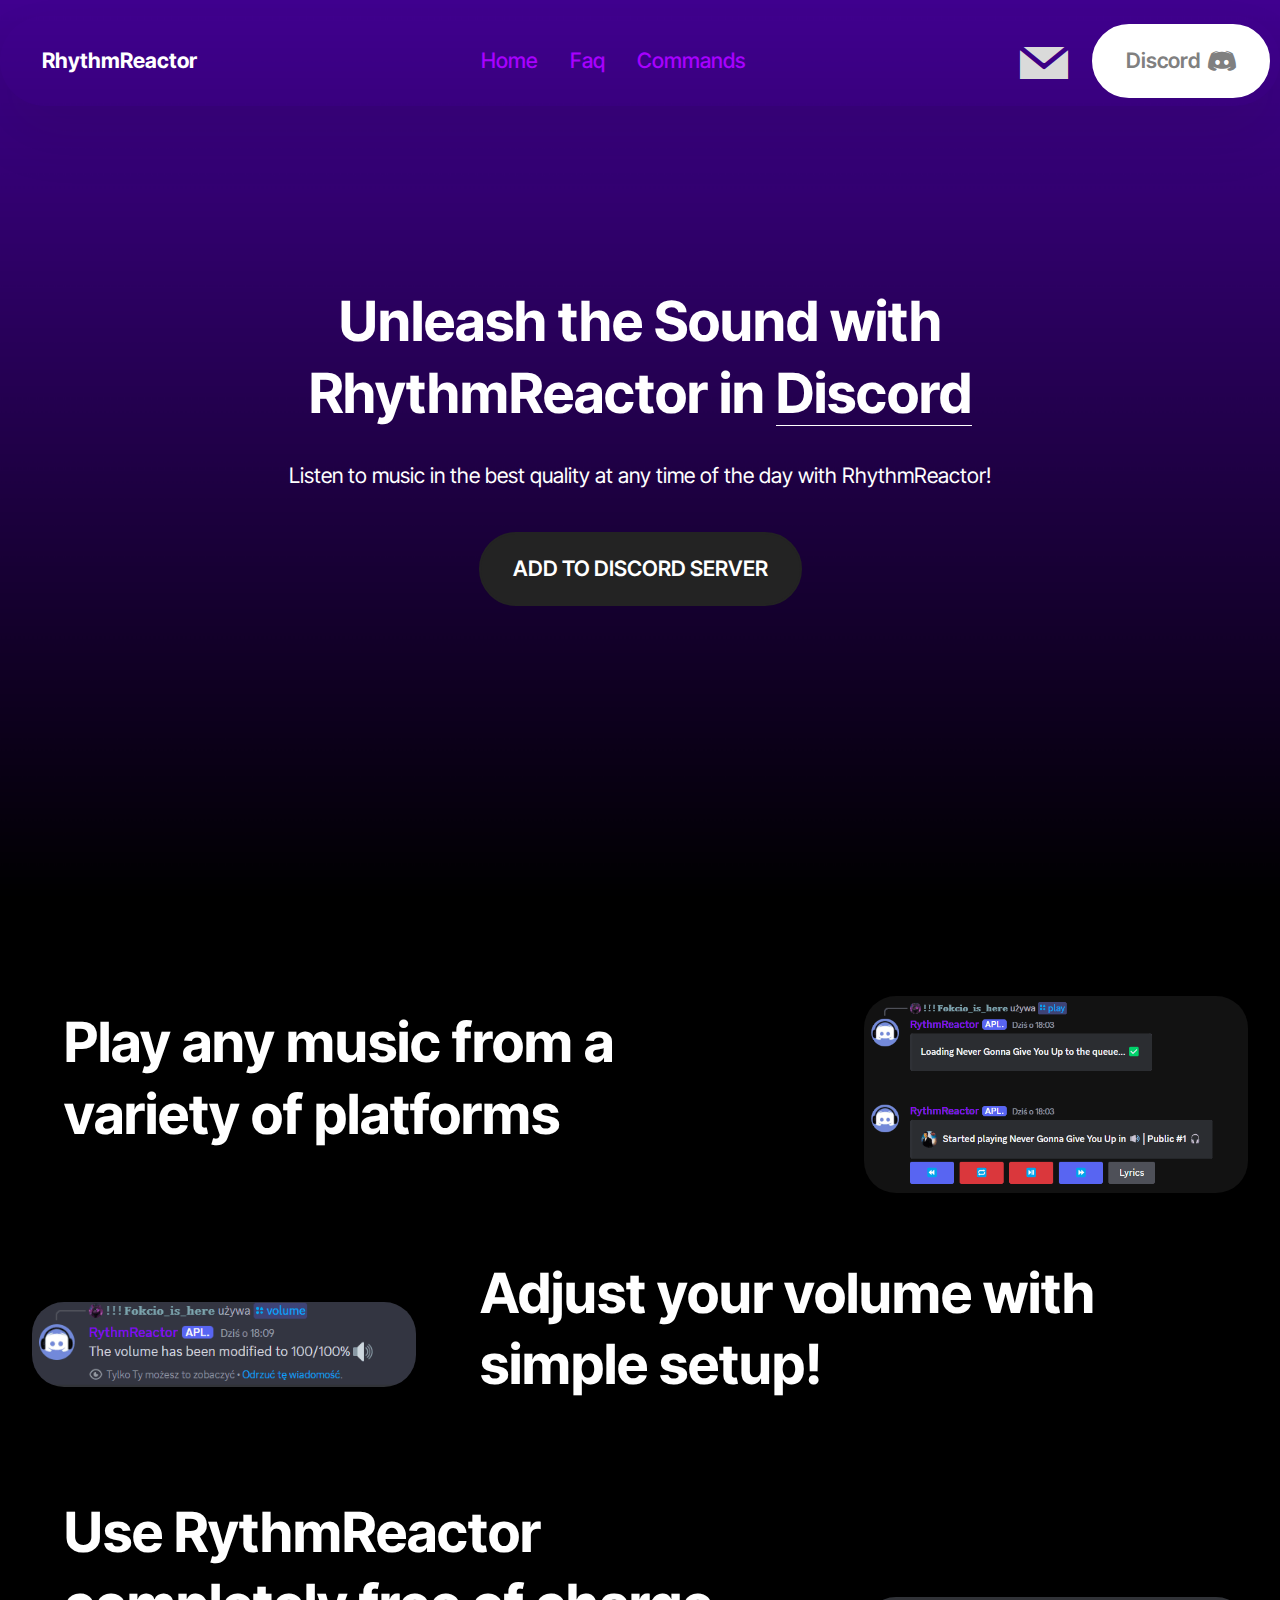
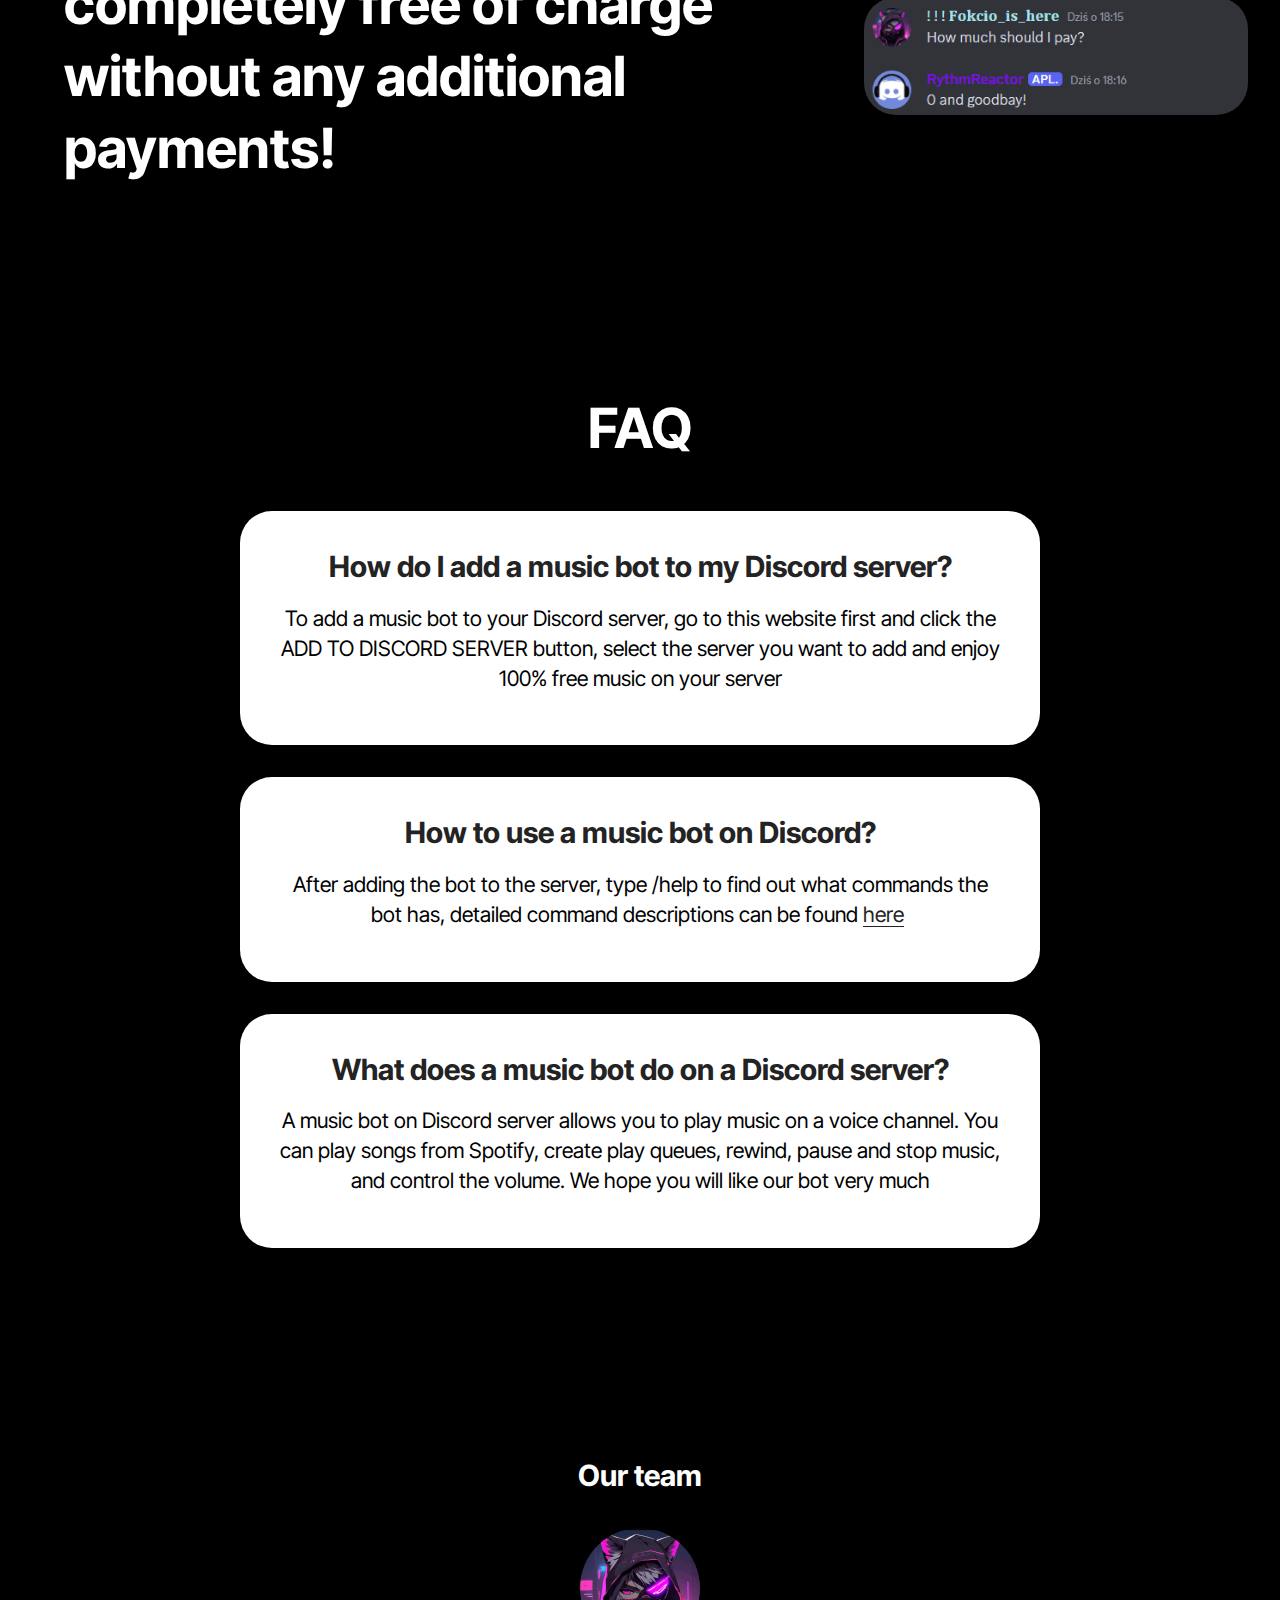
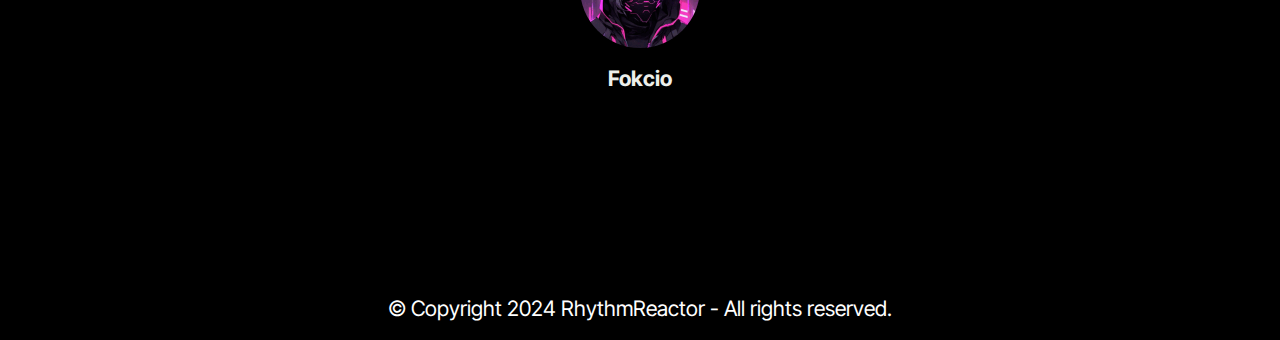
<file: index.html>
<!DOCTYPE html>
<html>
<head>
  <meta charset="UTF-8">
  <meta http-equiv="X-UA-Compatible" content="IE=edge">
  <meta name="viewport" content="width=device-width, initial-scale=1, minimum-scale=1">
  <link rel="shortcut icon" href="assets/images/logo.png" type="image/x-icon">
  <meta name="description" content="RhythmReactor!">
  <title>RhythmReactor</title>
  <link rel="stylesheet" href="assets/web/assets/mobirise-icons2/mobirise2.css">
  <link rel="stylesheet" href="assets/web/assets/mobirise-icons-bold/mobirise-icons-bold.css">
  <link rel="stylesheet" href="assets/bootstrap/css/bootstrap.min.css">
  <link rel="stylesheet" href="assets/bootstrap/css/bootstrap-grid.min.css">
  <link rel="stylesheet" href="assets/bootstrap/css/bootstrap-reboot.min.css">
  <link rel="stylesheet" href="assets/animatecss/animate.css">
  <link rel="stylesheet" href="assets/dropdown/css/style.css">
  <link rel="stylesheet" href="assets/socicon/css/styles.css">
  <link rel="stylesheet" href="assets/theme/css/style.css">
  <link rel="preload" href="https://fonts.googleapis.com/css?family=Inter+Tight:100,200,300,400,500,600,700,800,900,100i,200i,300i,400i,500i,600i,700i,800i,900i&display=swap" as="style" onload="this.onload=null;this.rel='stylesheet'">
  <noscript><link rel="stylesheet" href="https://fonts.googleapis.com/css?family=Inter+Tight:100,200,300,400,500,600,700,800,900,100i,200i,300i,400i,500i,600i,700i,800i,900i&display=swap"></noscript>
  <link rel="preload" as="style" href="assets/mobirise/css/mbr-additional.css?v=kAtexQ"><link rel="stylesheet" href="assets/mobirise/css/mbr-additional.css?v=kAtexQ" type="text/css">
</head>
<body>
  <section data-bs-version="5.1" class="menu menu2 cid-upM6l46TtV" once="menu" id="menu02-1k">
    <nav class="navbar navbar-dropdown navbar-expand-lg">
      <div class="container">
        <div class="navbar-brand">
          <span class="navbar-caption-wrap"><a class="navbar-caption text-warning text-primary display-4" href="page3.html" target="_blank">RhythmReactor</a></span>
        </div>
        <button class="navbar-toggler" type="button" data-toggle="collapse" data-bs-toggle="collapse" data-target="#navbarSupportedContent" data-bs-target="#navbarSupportedContent" aria-controls="navbarNavAltMarkup" aria-expanded="false" aria-label="Toggle navigation">
          <div class="hamburger">
            <span></span>
            <span></span>
            <span></span>
            <span></span>
          </div>
        </button>
        <div class="collapse navbar-collapse" id="navbarSupportedContent">
          <ul class="navbar-nav nav-dropdown" data-app-modern-menu="true">
            <li class="nav-item">
              <a class="nav-link link text-secondary text-primary display-4" href="index.html#top">Home</a>
            </li>
            <li class="nav-item">
              <a class="nav-link link text-secondary text-primary display-4" href="index.html#list05-1i" aria-expanded="false">Faq</a>
            </li>
            <li class="nav-item">
              <a class="nav-link link text-secondary text-primary display-4" href="commands.html">Commands<br></a>
            </li>
          </ul>
          <div class="icons-menu">
            <a href="contact.html"><span class="p-2 mbr-iconfont socicon-mail socicon" style="font-size: 48px; color: rgb(218, 218, 218); fill: rgb(218, 218, 218);"></span></a>
          </div>
          <div class="navbar-buttons mbr-section-btn"><a class="btn btn-primary display-4" href="https://discord.gg/KHuxsHkm2P"><span class="socicon socicon-discord mbr-iconfont mbr-iconfont-btn"></span>Discord</a></div>
        </div>
      </div>
    </nav>
  </section>

  <section data-bs-version="5.1" class="header19 cid-udUbY5bmIy mbr-fullscreen" id="header19-1j">
    <div class="container">
      <div class="row">
        <div class="content-wrap col-12 col-md-8">
          <h1 class="mbr-section-title mbr-fonts-style mb-4 display-2"><strong>Unleash the Sound with RhythmReactor in&nbsp;<a href="https://discord.com" class="text-primary" target="_blank"><b>Discord</b></a></strong></h1>
          <p class="mbr-fonts-style mbr-text mb-4 display-7">Listen to music in the best quality at any time of the day with RhythmReactor!<br></p>
          <div class="mbr-section-btn"><a class="btn btn-black display-7" href="https://discord.com/oauth2/authorize?client_id=1232668675673296980&permissions=8&integration_type=0&scope=bot" target="_blank">ADD TO DISCORD SERVER<br></a></div>
        </div>
      </div>
    </div>
  </section>

  <section data-bs-version="5.1" class="features38 cid-upMqAMhBOr" id="features038-1u">
    <div class="container">
      <div class="row justify-content-center">
        <div class="col-12 col-md-12 col-lg">
          <div class="text-wrapper align-left">
            <h1 class="mbr-section-title mbr-fonts-style mb-4 display-2"><strong>Play any music from a variety of platforms</strong></h1>
          </div>
        </div>
        <div class="col-12 col-md-12 col-lg-4 image-wrapper">
          <img class="w-100" src="assets/images/zrzut-ekranu-2024-09-29-180424-627x321.png" alt="/play [song:never gonna up]">
        </div>
      </div>
      <div class="row row-reverse justify-content-center">
        <div class="col-12 col-md-12 col-lg">
          <div class="text-wrapper align-left">
            <h1 class="mbr-section-title mbr-fonts-style mb-4 display-2"><strong>Adjust your volume with simple setup!</strong></h1>
          </div>
        </div>
        <div class="col-12 col-md-12 col-lg-4 image-wrapper">
          <img class="w-100" src="assets/images/zrzut-ekranu-2024-09-29-180942-487x107.png" alt="Volume command">
        </div>
      </div>
      <div class="row justify-content-center">
        <div class="col-12 col-md-12 col-lg">
          <div class="text-wrapper align-left">
            <h1 class="mbr-section-title mbr-fonts-style mb-4 display-2"><strong>Use RythmReactor completely free of charge without any additional payments!</strong></h1>
          </div>
        </div>
        <div class="col-12 col-md-12 col-lg-4 image-wrapper">
          <img class="w-100" src="assets/images/zrzut-ekranu-2024-09-29-181716-447x138.png" alt="100% free">
        </div>
      </div>
    </div>
  </section>

  <section data-bs-version="5.1" class="list05 cid-udU5Wm77eu" id="list05-1i">
    <div class="container">
      <div class="col-12 mb-5 content-head">
        <h3 class="mbr-section-title mbr-fonts-style align-center mb-0 display-2">
          <strong>FAQ</strong>
        </h3>
      </div>
      <div class="row justify-content-center ">
        <div class="col-12 col-lg-8">
          <div class="item features-without-image col-12 active">
            <div class="item-wrapper">
              <h5 class="mbr-card-title mbr-fonts-style mt-0 mb-3 display-5"><strong>How do I add a music bot to my Discord server?</strong></h5>
              <p class="mbr-text mbr-fonts-style mt-0 mb-3 display-7">To add a music bot to your Discord server, go to this website first and click the ADD TO DISCORD SERVER button, select the server you want to add and enjoy 100% free music on your server
              </p>
            </div>
          </div>
          <div class="item features-without-image col-12">
            <div class="item-wrapper">
              <h5 class="mbr-card-title mbr-fonts-style mt-0 mb-3 display-5"><strong>How to use a music bot on Discord?</strong></h5>
              <p class="mbr-text mbr-fonts-style mt-0 mb-3 display-7">After adding the bot to the server, type /help to find out what commands the bot has, detailed command descriptions can be found <a href="commands.html" class="text-black">here</a>&nbsp;</p>
            </div>
          </div>
          <div class="item features-without-image col-12">
            <div class="item-wrapper">
              <h5 class="mbr-card-title mbr-fonts-style mt-0 mb-3 display-5"><strong>What does a music bot do on a Discord server?</strong></h5>
              <p class="mbr-text mbr-fonts-style mt-0 mb-3 display-7">
                A music bot on Discord server allows you to play music on a voice channel. You can play songs from Spotify, create play queues, rewind, pause and stop music, and control the volume. We hope you will like our bot very much
              </p>
            </div>
          </div>
        </div>
      </div>
    </div>
  </section>

  <section data-bs-version="5.1" class="people07 cid-upPS4sXNG9" id="people07-1z">
    <div class="container">
      <div class="row justify-content-center">
        <div class="col-md-12 col-lg-8">
          <p class="card-text mbr-fonts-style display-5"><strong>Our team</strong></p>
          <div class="img-wrapper mt-4 justify-content-center">
            <a href="https://discord.com/channels/@me/1289907160402100225" target="_blank"><img src="assets/images/profil-240x240.png" alt="Fokcio" data-slide-to="0" data-bs-slide-to="0"></a>
          </div>
          <p class="card-title mbr-fonts-style mt-3 display-7">
            <strong>Fokcio</strong><strong><br></strong></p>
        </div>
      </div>
    </div>
  </section>

  <section data-bs-version="5.1" class="footer1 programm5 cid-tJS9NNcTLZ" once="footers" id="footer03-8">
    <div class="container">
      <div class="row">
        <div class="col-12">
        </div>
        <div class="col-12 mt-5">
          <p class="mbr-fonts-style copyright display-7">
            © Copyright 2024&nbsp;RhythmReactor - All rights reserved.<br>
          </p>
        </div>
      </div>
    </div>
  </section>

  <script src="assets/bootstrap/js/bootstrap.bundle.min.js"></script>  
  <script src="assets/smoothscroll/smooth-scroll.js"></script>  
  <script src="assets/ytplayer/index.js"></script>  
  <script src="assets/dropdown/js/navbar-dropdown.js"></script>  
  <script src="assets/theme/js/script.js"></script>
</body>
</html>
</file>
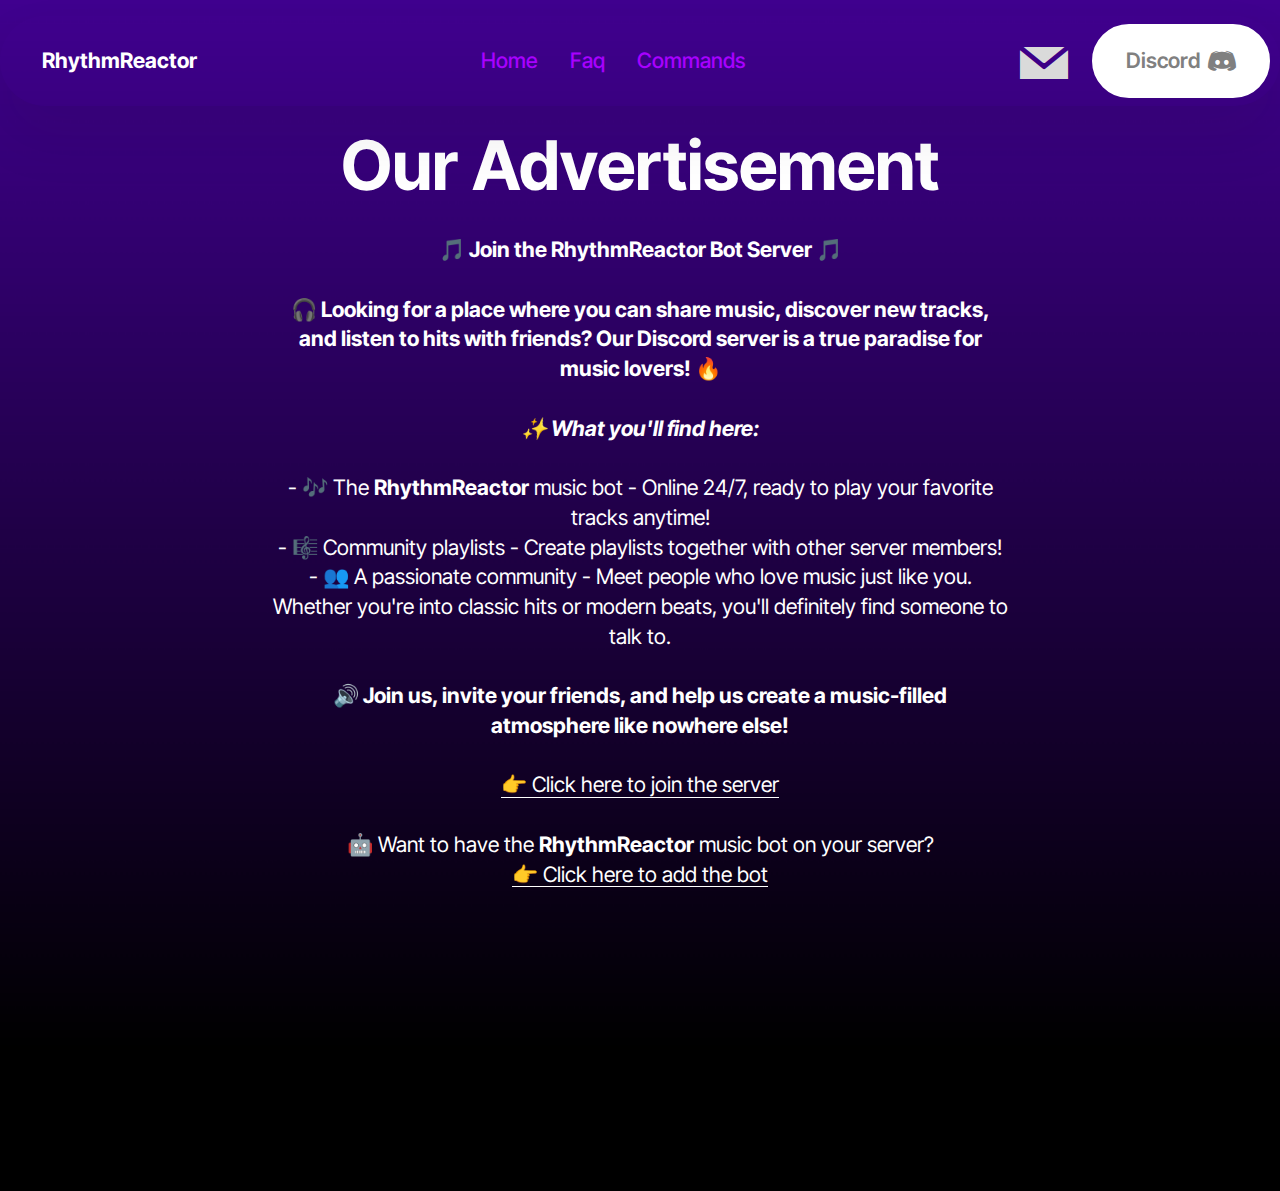
<file: ad.html>
<!DOCTYPE html>
<html>
<head>
  <!-- Site made with Mobirise Website Builder v5.9.18, https://mobirise.com -->
  <meta charset="UTF-8">
  <meta http-equiv="X-UA-Compatible" content="IE=edge">
  <meta name="generator" content="Mobirise v5.9.18, mobirise.com">
  <meta name="viewport" content="width=device-width, initial-scale=1, minimum-scale=1">
  <link rel="shortcut icon" href="assets/images/logo.png" type="image/x-icon">
  <meta name="description" content="Our Advertisement
🎵 Join the RhythmReactor Bot Server 🎵

🎧 Looking for a place where you can share music, discover new tracks, and listen to hits with friends? Our Discord server is a true paradise for music lovers! 🔥

✨ What you'll find here:

- 🎶 The RhythmReactor music bot - Online 24/7, ready to play your favorite tracks anytime!
- 🎼 Community playlists - Create playlists together with other server members!
- 👥 A passionate community - Meet people who love music just like you. Whether you're into classic hits or modern beats, you'll definitely find someone to talk to.

🔊 Join us, invite your friends, and help us create a music-filled atmosphere like nowhere else!

👉 Click here to join the server

🤖 Want to have the RhythmReactor music bot on your server?
👉 Click here to add the bot">
  
  <title>advertisement</title>
  <link rel="stylesheet" href="assets/web/assets/mobirise-icons2/mobirise2.css">
  <link rel="stylesheet" href="assets/web/assets/mobirise-icons-bold/mobirise-icons-bold.css">
  <link rel="stylesheet" href="assets/bootstrap/css/bootstrap.min.css">
  <link rel="stylesheet" href="assets/bootstrap/css/bootstrap-grid.min.css">
  <link rel="stylesheet" href="assets/bootstrap/css/bootstrap-reboot.min.css">
  <link rel="stylesheet" href="assets/animatecss/animate.css">
  <link rel="stylesheet" href="assets/dropdown/css/style.css">
  <link rel="stylesheet" href="assets/socicon/css/styles.css">
  <link rel="stylesheet" href="assets/theme/css/style.css">
  <link rel="preload" href="https://fonts.googleapis.com/css?family=Inter+Tight:100,200,300,400,500,600,700,800,900,100i,200i,300i,400i,500i,600i,700i,800i,900i&display=swap" as="style" onload="this.onload=null;this.rel='stylesheet'">
  <noscript><link rel="stylesheet" href="https://fonts.googleapis.com/css?family=Inter+Tight:100,200,300,400,500,600,700,800,900,100i,200i,300i,400i,500i,600i,700i,800i,900i&display=swap"></noscript>
  <link rel="preload" as="style" href="assets/mobirise/css/mbr-additional.css?v=G9bhU7"><link rel="stylesheet" href="assets/mobirise/css/mbr-additional.css?v=G9bhU7" type="text/css">
</head>
<body>
  
  <section data-bs-version="5.1" class="menu menu2 cid-upM6l46TtV" once="menu" id="menu02-2f">
    <nav class="navbar navbar-dropdown navbar-expand-lg">
      <div class="container">
        <div class="navbar-brand">
          <span class="navbar-caption-wrap"><a class="navbar-caption text-warning text-primary display-4" href="page3.html" target="_blank">RhythmReactor</a></span>
        </div>
        <button class="navbar-toggler" type="button" data-toggle="collapse" data-bs-toggle="collapse" data-target="#navbarSupportedContent" data-bs-target="#navbarSupportedContent" aria-controls="navbarNavAltMarkup" aria-expanded="false" aria-label="Toggle navigation">
          <div class="hamburger">
            <span></span>
            <span></span>
            <span></span>
            <span></span>
          </div>
        </button>
        <div class="collapse navbar-collapse" id="navbarSupportedContent">
          <ul class="navbar-nav nav-dropdown" data-app-modern-menu="true">
            <li class="nav-item">
              <a class="nav-link link text-secondary text-primary display-4" href="index.html#top">Home</a>
            </li>
            <li class="nav-item">
              <a class="nav-link link text-secondary text-primary display-4" href="index.html#list05-1i" aria-expanded="false">Faq</a>
            </li>
            <li class="nav-item">
              <a class="nav-link link text-secondary text-primary display-4" href="commands.html">Commands</a>
            </li>
          </ul>
          <div class="icons-menu">
            <a href="contact.html"><span class="p-2 mbr-iconfont socicon-mail socicon" style="font-size: 48px; color: rgb(218, 218, 218); fill: rgb(218, 218, 218);"></span></a>
          </div>
          <div class="navbar-buttons mbr-section-btn"><a class="btn btn-primary display-4" href="https://discord.gg/KHuxsHkm2P"><span class="socicon socicon-discord mbr-iconfont mbr-iconfont-btn"></span>Discord</a></div>
        </div>
      </div>
    </nav>
  </section>

  <section data-bs-version="5.1" class="header19 cid-uqU0vjWFtv mbr-fullscreen" id="header19-2h">
    <div class="container">
      <div class="row">
        <div class="content-wrap col-12 col-md-8">
          <h1 class="mbr-section-title mbr-fonts-style mb-4 display-1"><strong>Our Advertisement</strong></h1>
          <p class="mbr-fonts-style mbr-text mb-4 display-7"><strong>🎵 Join the RhythmReactor Bot Server 🎵
          <br></strong>
          <br><strong>🎧 Looking for a place where you can share music, discover new tracks, and listen to hits with friends? Our Discord server is a true paradise for music lovers! 🔥</strong><br>
          <br><strong><em>✨ What you'll find here:</em></strong><br>
          <br>- 🎶 The <strong>RhythmReactor</strong> music bot - Online 24/7, ready to play your favorite tracks anytime!
          <br>- 🎼 Community playlists - Create playlists together with other server members!
          <br>- 👥 A passionate community - Meet people who love music just like you. Whether you're into classic hits or modern beats, you'll definitely find someone to talk to.
          <br><br><strong>🔊 Join us, invite your friends, and help us create a music-filled atmosphere like nowhere else!
          <br></strong>
          <br><a href="https://discord.gg/KHuxsHkm2P" class="text-primary" target="_blank">👉 Click here to join the server</a><br>
          <br>🤖 Want to have the <strong>RhythmReactor</strong> music bot on your server?
          <br><a href="index.html#header19-1j" class="text-primary">👉 Click here to add the bot</a><br></p>
        </div>
      </div>
    </div>
  </section>

  <section data-bs-version="5.1" class="footer1 programm5 cid-tJS9NNcTLZ" once="footers" id="footer03-2g">
    <div class="container">
      <div class="row">
        <div class="col-12"></div>
        <div class="col-12 mt-5">
          <p class="mbr-fonts-style copyright display-7">
            © Copyright 2024 RhythmReactor - All rights reserved.<br></p>
        </div>
      </div>
    </div>
  </section>

  <script src="assets/bootstrap/js/bootstrap.bundle.min.js"></script>
  <script src="assets/smoothscroll/smooth-scroll.js"></script>
  <script src="assets/ytplayer/index.js"></script>
  <script src="assets/dropdown/js/navbar-dropdown.js"></script>
  <script src="assets/theme/js/script.js"></script>

  <input name="animation" type="hidden">
</body>
</html>
</file>
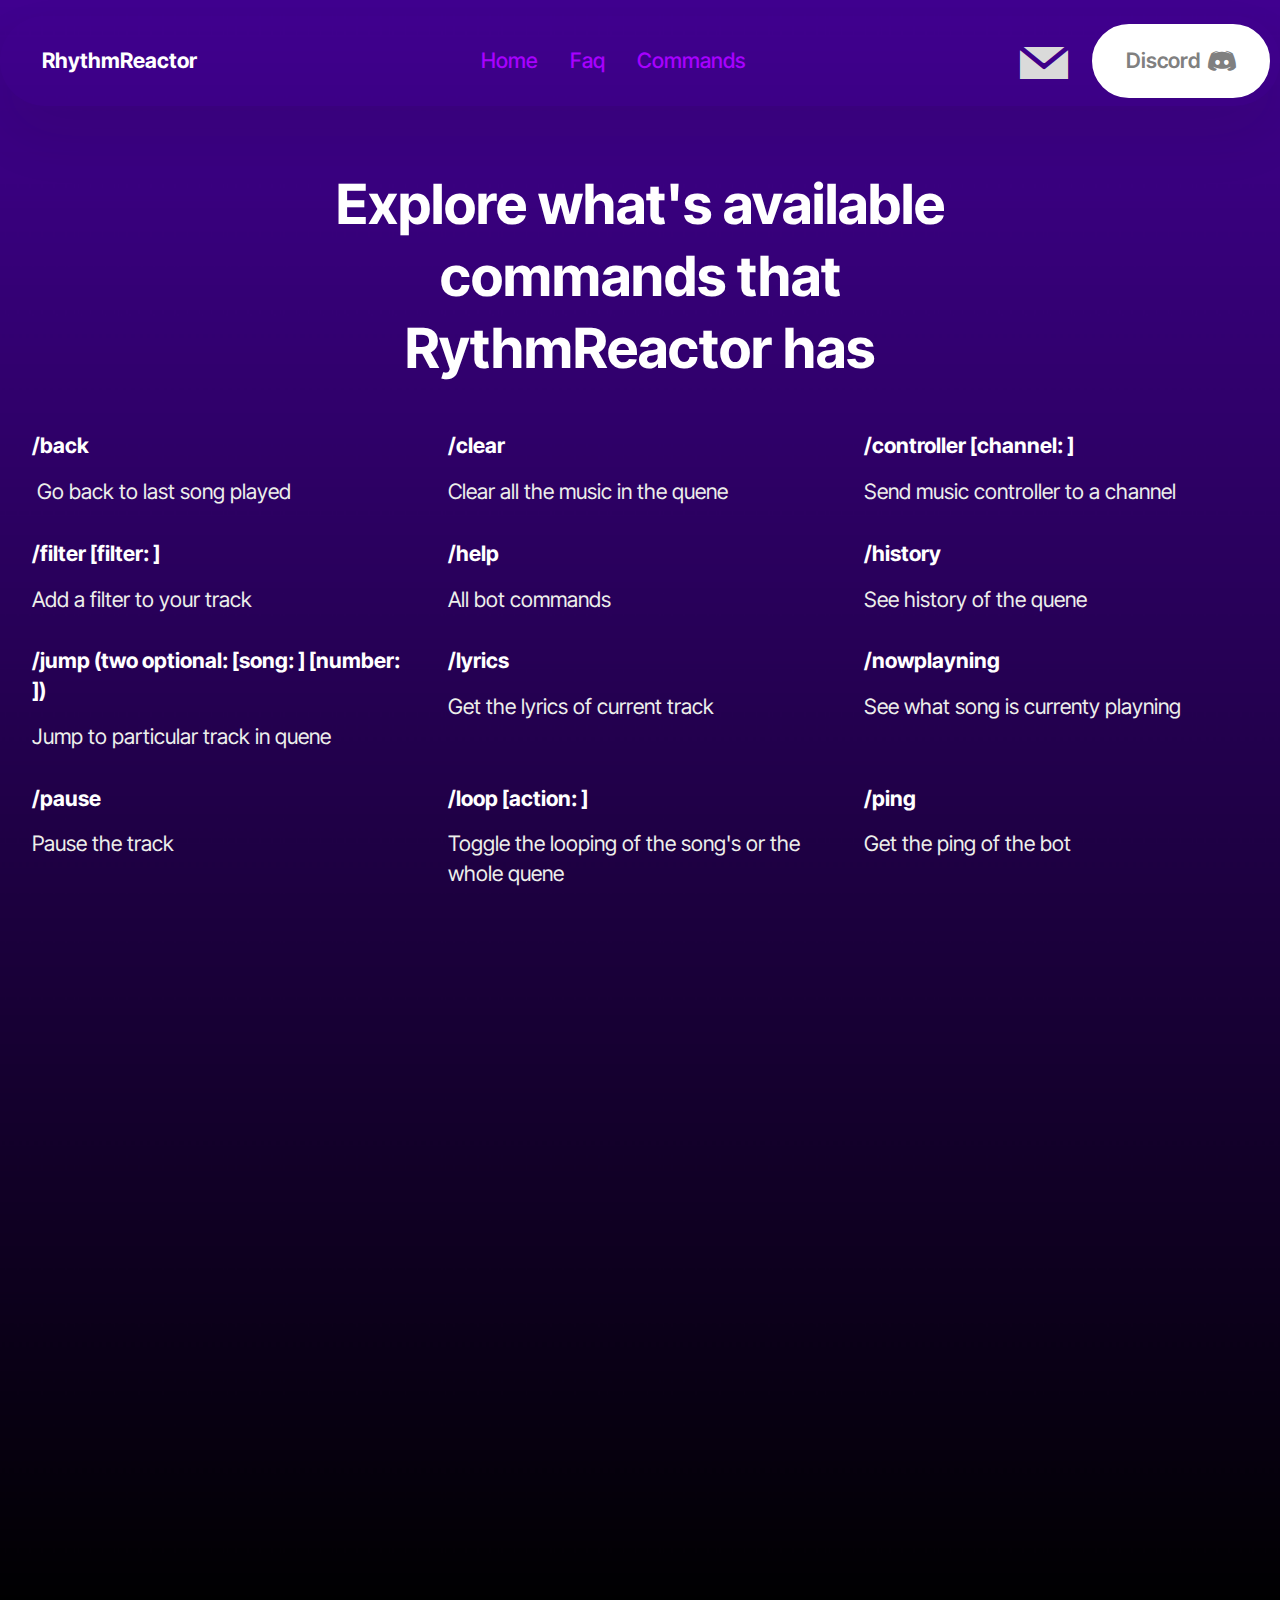
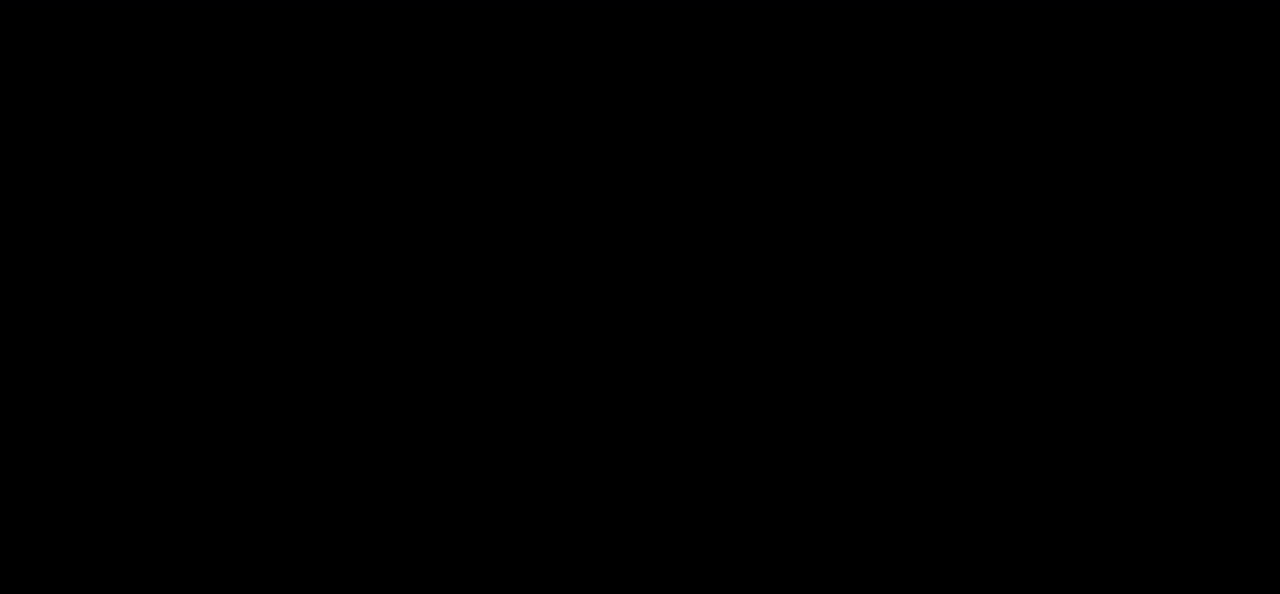
<file: commands.html>
<!DOCTYPE html>
<html  >
<head>
  <!-- Site made with Mobirise Website Builder v5.9.18, https://mobirise.com -->
  <meta charset="UTF-8">
  <meta http-equiv="X-UA-Compatible" content="IE=edge">
  <meta name="generator" content="Mobirise v5.9.18, mobirise.com">
  <meta name="viewport" content="width=device-width, initial-scale=1, minimum-scale=1">
  <link rel="shortcut icon" href="assets/images/logo.png" type="image/x-icon">
  <meta name="description" content="RhythmReactor Commands!">
  
  
  <title>Commands</title>
  <link rel="stylesheet" href="assets/web/assets/mobirise-icons2/mobirise2.css">
  <link rel="stylesheet" href="assets/web/assets/mobirise-icons-bold/mobirise-icons-bold.css">
  <link rel="stylesheet" href="assets/bootstrap/css/bootstrap.min.css">
  <link rel="stylesheet" href="assets/bootstrap/css/bootstrap-grid.min.css">
  <link rel="stylesheet" href="assets/bootstrap/css/bootstrap-reboot.min.css">
  <link rel="stylesheet" href="assets/animatecss/animate.css">
  <link rel="stylesheet" href="assets/dropdown/css/style.css">
  <link rel="stylesheet" href="assets/socicon/css/styles.css">
  <link rel="stylesheet" href="assets/theme/css/style.css">
  <link rel="preload" href="https://fonts.googleapis.com/css?family=Inter+Tight:100,200,300,400,500,600,700,800,900,100i,200i,300i,400i,500i,600i,700i,800i,900i&display=swap" as="style" onload="this.onload=null;this.rel='stylesheet'">
  <noscript><link rel="stylesheet" href="https://fonts.googleapis.com/css?family=Inter+Tight:100,200,300,400,500,600,700,800,900,100i,200i,300i,400i,500i,600i,700i,800i,900i&display=swap"></noscript>
  <link rel="preload" as="style" href="assets/mobirise/css/mbr-additional.css?v=7Qw7AG"><link rel="stylesheet" href="assets/mobirise/css/mbr-additional.css?v=7Qw7AG" type="text/css">

  
  
  
</head>
<body>
  
  <section data-bs-version="5.1" class="menu menu2 cid-upM6l46TtV" once="menu" id="menu02-1m">
	

	<nav class="navbar navbar-dropdown navbar-expand-lg">
		<div class="container">
			<div class="navbar-brand">
				
				<span class="navbar-caption-wrap"><a class="navbar-caption text-warning text-primary display-4" href="page3.html" target="_blank">RhythmReactor</a></span>
			</div>
			<button class="navbar-toggler" type="button" data-toggle="collapse" data-bs-toggle="collapse" data-target="#navbarSupportedContent" data-bs-target="#navbarSupportedContent" aria-controls="navbarNavAltMarkup" aria-expanded="false" aria-label="Toggle navigation">
				<div class="hamburger">
					<span></span>
					<span></span>
					<span></span>
					<span></span>
				</div>
			</button>
			<div class="collapse navbar-collapse" id="navbarSupportedContent">
				<ul class="navbar-nav nav-dropdown" data-app-modern-menu="true"><li class="nav-item">
						<a class="nav-link link text-secondary text-primary display-4" href="index.html#top">Home</a>
					</li>
					<li class="nav-item">
						<a class="nav-link link text-secondary text-primary display-4" href="index.html#list05-1i" aria-expanded="false">Faq</a>
					</li>
					<li class="nav-item">
						<a class="nav-link link text-secondary text-primary display-4" href="commands.html">Commands<br></a>
					</li></ul>
				<div class="icons-menu">
					
						<a href="contact.html"><span class="p-2 mbr-iconfont socicon-mail socicon" style="font-size: 48px; color: rgb(218, 218, 218); fill: rgb(218, 218, 218);"></span></a>
					
					
					
					
				</div>
				<div class="navbar-buttons mbr-section-btn"><a class="btn btn-primary display-4" href="https://discord.gg/KHuxsHkm2P"><span class="socicon socicon-discord mbr-iconfont mbr-iconfont-btn"></span>Discord</a></div>
			</div>
		</div>
	</nav>
</section>

<section data-bs-version="5.1" class="features033 cid-upMdCyIRyv" id="features033-1p">
	

	
	
	<div class="container">
		<div class="row justify-content-center">
			<div class="col-12 content-head">
				<div class="mbr-section-head mb-5">
					<h4 class="mbr-section-title mbr-fonts-style align-center mb-0 display-2"><strong><br>Explore what's available
</strong><div><strong>commands that RythmReactor has</strong></div></h4>
					
				</div>
			</div>
		</div>
		<div class="row justify-content-center">
			<div class="item features-without-image col-12 col-lg-4 active">
				<div class="item-wrapper">
					
					<div class="card-box">
						<h4 class="card-title mbr-fonts-style mb-0 display-7">
							<strong>/back</strong></h4>
						<h5 class="card-text mbr-fonts-style mt-3 display-7">
							<div>&nbsp;Go back to last song played</div>
						</h5>
					</div>
				</div>
			</div>
			<div class="item features-without-image col-12 col-lg-4">
				<div class="item-wrapper">
					
					<div class="card-box">
						<h4 class="card-title mbr-fonts-style mb-0 display-7">
							<strong>/clear</strong></h4>
						<h5 class="card-text mbr-fonts-style mt-3 display-7">
							Clear all the music in the quene</h5>
					</div>
				</div>
			</div>
			<div class="item features-without-image col-12 col-lg-4">
				<div class="item-wrapper">
					
					<div class="card-box">
						<h4 class="card-title mbr-fonts-style mb-0 display-7"><strong>/controller [channel: ]</strong></h4>
						<h5 class="card-text mbr-fonts-style mt-3 display-7">Send music controller to a channel</h5>
					</div>
				</div>
			</div><div class="item features-without-image col-12 col-lg-4">
				<div class="item-wrapper">
					
					<div class="card-box">
						<h4 class="card-title mbr-fonts-style mb-0 display-7">
							<strong>/filter [filter: ]</strong></h4>
						<h5 class="card-text mbr-fonts-style mt-3 display-7">Add a filter to your track</h5>
					</div>
				</div>
			</div>
			
			<div class="item features-without-image col-12 col-lg-4">
				<div class="item-wrapper">
					
					<div class="card-box">
						<h4 class="card-title mbr-fonts-style mb-0 display-7">
							<strong>/help</strong></h4>
						<h5 class="card-text mbr-fonts-style mt-3 display-7">
							All bot commands</h5>
					</div>
				</div>
			</div>
			<div class="item features-without-image col-12 col-lg-4">
				<div class="item-wrapper">
					
					<div class="card-box">
						<h4 class="card-title mbr-fonts-style mb-0 display-7">
							<strong>/history</strong></h4>
						<h5 class="card-text mbr-fonts-style mt-3 display-7">
							See history of the quene</h5>
					</div>
				</div>
			</div><div class="item features-without-image col-12 col-lg-4">
				<div class="item-wrapper">
					
					<div class="card-box">
						<h4 class="card-title mbr-fonts-style mb-0 display-7">
							<strong>/jump (two optional: [song: ] [number: ])</strong></h4>
						<h5 class="card-text mbr-fonts-style mt-3 display-7">Jump to particular track in quene</h5>
					</div>
				</div>
			</div><div class="item features-without-image col-12 col-lg-4">
				<div class="item-wrapper">
					
					<div class="card-box">
						<h4 class="card-title mbr-fonts-style mb-0 display-7">
							<strong>/lyrics</strong></h4>
						<h5 class="card-text mbr-fonts-style mt-3 display-7">Get the lyrics of current track&nbsp;</h5>
					</div>
				</div>
			</div><div class="item features-without-image col-12 col-lg-4">
				<div class="item-wrapper">
					
					<div class="card-box">
						<h4 class="card-title mbr-fonts-style mb-0 display-7">
							<strong>/nowplayning</strong></h4>
						<h5 class="card-text mbr-fonts-style mt-3 display-7">See what song is currenty playning</h5>
					</div>
				</div>
			</div><div class="item features-without-image col-12 col-lg-4">
				<div class="item-wrapper">
					
					<div class="card-box">
						<h4 class="card-title mbr-fonts-style mb-0 display-7">
							<strong>/pause</strong></h4>
						<h5 class="card-text mbr-fonts-style mt-3 display-7">Pause the track</h5>
					</div>
				</div>
			</div><div class="item features-without-image col-12 col-lg-4">
				<div class="item-wrapper">
					
					<div class="card-box">
						<h4 class="card-title mbr-fonts-style mb-0 display-7">
							<strong>/loop [action: ]</strong></h4>
						<h5 class="card-text mbr-fonts-style mt-3 display-7">Toggle the looping of the song's or the whole quene</h5>
					</div>
				</div>
			</div><div class="item features-without-image col-12 col-lg-4">
				<div class="item-wrapper">
					
					<div class="card-box">
						<h4 class="card-title mbr-fonts-style mb-0 display-7">
							<strong>/ping</strong></h4>
						<h5 class="card-text mbr-fonts-style mt-3 display-7">Get the ping of the bot</h5>
					</div>
				</div>
			</div><div class="item features-without-image col-12 col-lg-4">
				<div class="item-wrapper">
					
					<div class="card-box">
						<h4 class="card-title mbr-fonts-style mb-0 display-7">
							<strong>/play [song: ]</strong></h4>
						<h5 class="card-text mbr-fonts-style mt-3 display-7">Play a song!</h5>
					</div>
				</div>
			</div><div class="item features-without-image col-12 col-lg-4">
				<div class="item-wrapper">
					
					<div class="card-box">
						<h4 class="card-title mbr-fonts-style mb-0 display-7">
							<strong>/playnext [song: ]</strong></h4>
						<h5 class="card-text mbr-fonts-style mt-3 display-7">Play a song right after this one</h5>
					</div>
				</div>
			</div><div class="item features-without-image col-12 col-lg-4">
				<div class="item-wrapper">
					
					<div class="card-box">
						<h4 class="card-title mbr-fonts-style mb-0 display-7">
							<strong>/quene</strong></h4>
						<h5 class="card-text mbr-fonts-style mt-3 display-7">Get the songs in the quene</h5>
					</div>
				</div>
			</div><div class="item features-without-image col-12 col-lg-4">
				<div class="item-wrapper">
					
					<div class="card-box">
						<h4 class="card-title mbr-fonts-style mb-0 display-7">
							<strong>/remove (two optional: [song: ] [number: ])</strong></h4>
						<h5 class="card-text mbr-fonts-style mt-3 display-7">Remove a song from the quene</h5>
					</div>
				</div>
			</div><div class="item features-without-image col-12 col-lg-4">
				<div class="item-wrapper">
					
					<div class="card-box">
						<h4 class="card-title mbr-fonts-style mb-0 display-7">
							<strong>/resume</strong></h4>
						<h5 class="card-text mbr-fonts-style mt-3 display-7">Play the track</h5>
					</div>
				</div>
			</div><div class="item features-without-image col-12 col-lg-4">
				<div class="item-wrapper">
					
					<div class="card-box">
						<h4 class="card-title mbr-fonts-style mb-0 display-7">
							<strong>/save</strong></h4>
						<h5 class="card-text mbr-fonts-style mt-3 display-7">Save the current track</h5>
					</div>
				</div>
			</div><div class="item features-without-image col-12 col-lg-4">
				<div class="item-wrapper">
					
					<div class="card-box">
						<h4 class="card-title mbr-fonts-style mb-0 display-7">
							<strong>/save</strong></h4>
						<h5 class="card-text mbr-fonts-style mt-3 display-7">Save the current track</h5>
					</div>
				</div>
			</div><div class="item features-without-image col-12 col-lg-4">
				<div class="item-wrapper">
					
					<div class="card-box">
						<h4 class="card-title mbr-fonts-style mb-0 display-7">
							<strong>/search [song: ]</strong></h4>
						<h5 class="card-text mbr-fonts-style mt-3 display-7">Search a song</h5>
					</div>
				</div>
			</div><div class="item features-without-image col-12 col-lg-4">
				<div class="item-wrapper">
					
					<div class="card-box">
						<h4 class="card-title mbr-fonts-style mb-0 display-7">
							<strong>/seek [time ]</strong></h4>
						<h5 class="card-text mbr-fonts-style mt-3 display-7">Go back or foward in a song</h5>
					</div>
				</div>
			</div><div class="item features-without-image col-12 col-lg-4">
				<div class="item-wrapper">
					
					<div class="card-box">
						<h4 class="card-title mbr-fonts-style mb-0 display-7">
							<strong>/suffle</strong></h4>
						<h5 class="card-text mbr-fonts-style mt-3 display-7">Suffle the quene</h5>
					</div>
				</div>
			</div><div class="item features-without-image col-12 col-lg-4">
				<div class="item-wrapper">
					
					<div class="card-box">
						<h4 class="card-title mbr-fonts-style mb-0 display-7">
							<strong>/skip</strong></h4>
						<h5 class="card-text mbr-fonts-style mt-3 display-7">Skip the track</h5>
					</div>
				</div>
			</div><div class="item features-without-image col-12 col-lg-4">
				<div class="item-wrapper">
					
					<div class="card-box">
						<h4 class="card-title mbr-fonts-style mb-0 display-7">
							<strong>/skipto (two optional: [song: ] [number: ])</strong></h4>
						<h5 class="card-text mbr-fonts-style mt-3 display-7">Skip to particular track in quene</h5>
					</div>
				</div>
			</div><div class="item features-without-image col-12 col-lg-4">
				<div class="item-wrapper">
					
					<div class="card-box">
						<h4 class="card-title mbr-fonts-style mb-0 display-7">
							<strong>/stop</strong></h4>
						<h5 class="card-text mbr-fonts-style mt-3 display-7">Stop the track</h5>
					</div>
				</div>
			</div><div class="item features-without-image col-12 col-lg-4">
				<div class="item-wrapper">
					
					<div class="card-box">
						<h4 class="card-title mbr-fonts-style mb-0 display-7">
							<strong>/syncedlyrics</strong></h4>
						<h5 class="card-text mbr-fonts-style mt-3 display-7">Syncronize the lyrics with the song</h5>
					</div>
				</div>
			</div><div class="item features-without-image col-12 col-lg-4">
				<div class="item-wrapper">
					
					<div class="card-box">
						<h4 class="card-title mbr-fonts-style mb-0 display-7">
							<strong>/volmue [volmue: ]</strong></h4>
						<h5 class="card-text mbr-fonts-style mt-3 display-7">Adjust the volmue</h5>
					</div>
				</div>
			</div>

			
			
			
		</div>
	</div>
</section>

<section data-bs-version="5.1" class="people07 cid-upPNonKgc1" id="people07-1w">
    
    <div class="container">
        <div class="row justify-content-center">
            <div class="col-md-12 col-lg-8">
                <p class="card-text mbr-fonts-style display-5"><strong>Our team</strong></p>
                <div class="img-wrapper mt-4 justify-content-center">
                    <a href="https://discord.com/channels/@me/1289907160402100225" target="_blank"><img src="assets/images/profil-240x240.png" alt="Fokcio" data-slide-to="0" data-bs-slide-to="0"></a>
                </div>
                <p class="card-title mbr-fonts-style mt-3 display-7">
                    <strong>Fokcio</strong><strong><br></strong></p>
            </div>
        </div>
    </div>
</section>

<section data-bs-version="5.1" class="footer1 programm5 cid-tJS9NNcTLZ" once="footers" id="footer03-1l">
    <div class="container">
        <div class="row">
            <div class="col-12">
            </div>
            <div class="col-12 mt-5">
                <p class="mbr-fonts-style copyright display-7">
                    © Copyright 2024&nbsp;RhythmReactor - All rights reserved.<br></p>
            </div>
        </div>
    </div>
</section>
  <script src="assets/bootstrap/js/bootstrap.bundle.min.js"></script> 
  <script src="assets/smoothscroll/smooth-scroll.js"></script> 
  <script src="assets/ytplayer/index.js"></script> 
  <script src="assets/dropdown/js/navbar-dropdown.js"></script> 
  <script src="assets/theme/js/script.js"></script>  
  
  
  <input name="animation" type="hidden">
  </body>
</html>
</file>
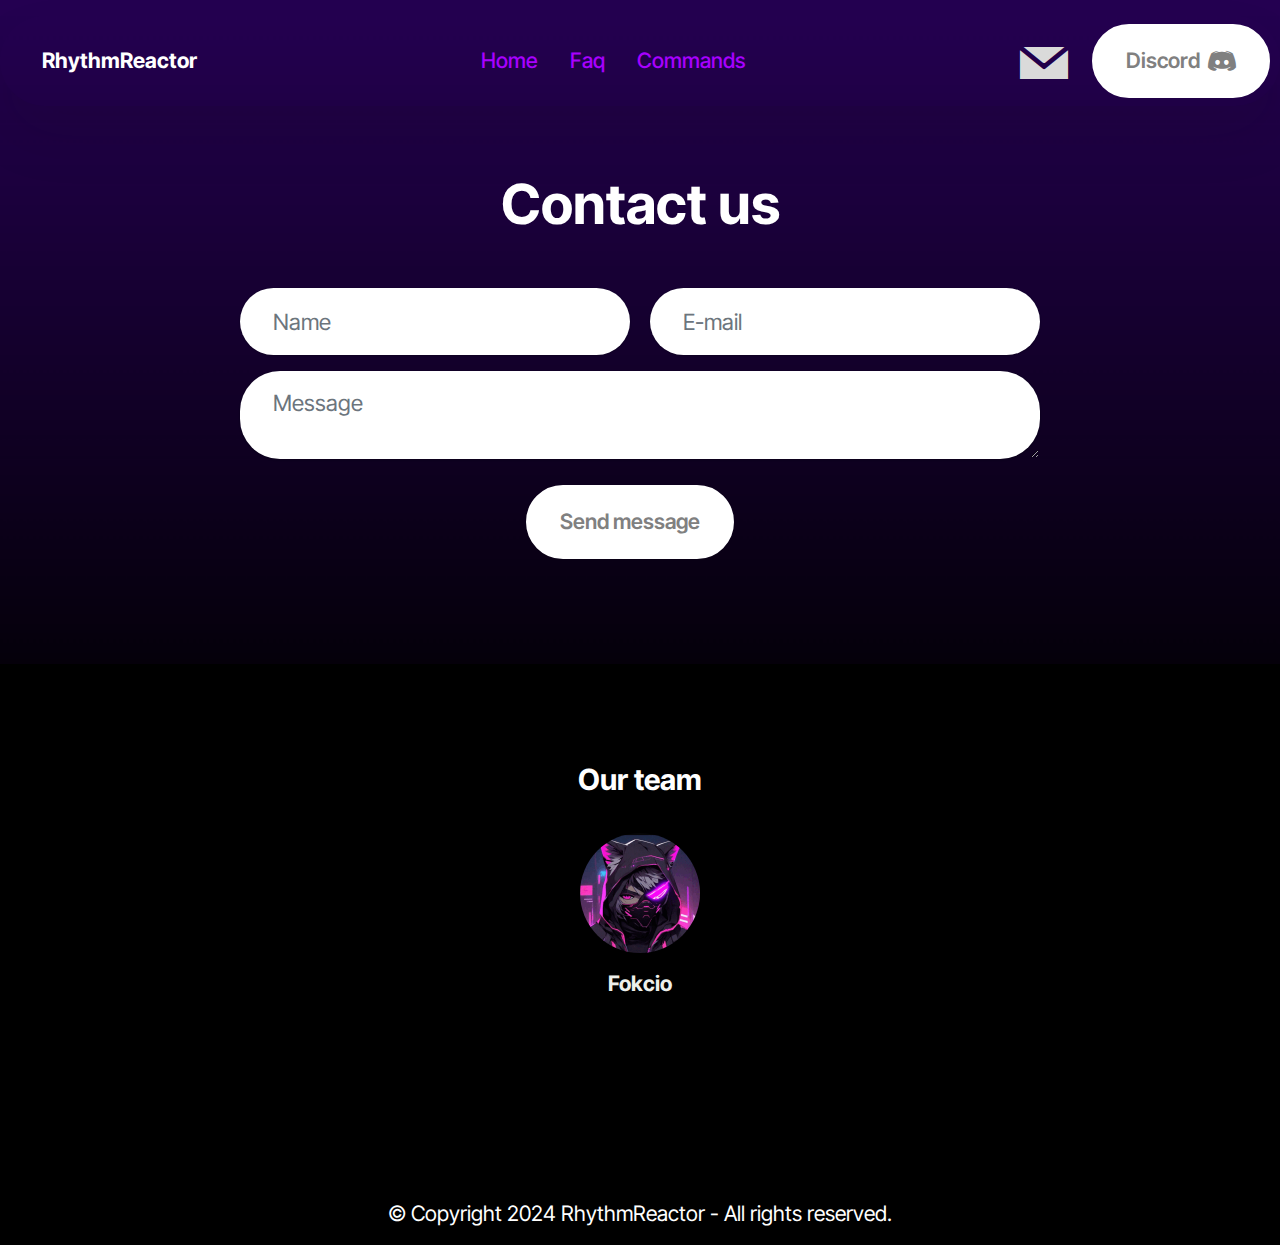
<file: contact.html>
<!DOCTYPE html>
<html>
<head>
  <meta charset="UTF-8">
  <meta http-equiv="X-UA-Compatible" content="IE=edge">
  <meta name="viewport" content="width=device-width, initial-scale=1, minimum-scale=1">
  <link rel="shortcut icon" href="assets/images/logo.png" type="image/x-icon">
  <meta name="description" content="RhythmReactor Contact!">
  <title>Contact</title>
  <link rel="stylesheet" href="assets/web/assets/mobirise-icons2/mobirise2.css">
  <link rel="stylesheet" href="assets/web/assets/mobirise-icons-bold/mobirise-icons-bold.css">
  <link rel="stylesheet" href="assets/bootstrap/css/bootstrap.min.css">
  <link rel="stylesheet" href="assets/bootstrap/css/bootstrap-grid.min.css">
  <link rel="stylesheet" href="assets/bootstrap/css/bootstrap-reboot.min.css">
  <link rel="stylesheet" href="assets/animatecss/animate.css">
  <link rel="stylesheet" href="assets/dropdown/css/style.css">
  <link rel="stylesheet" href="assets/socicon/css/styles.css">
  <link rel="stylesheet" href="assets/theme/css/style.css">
  <link rel="preload" href="https://fonts.googleapis.com/css?family=Inter+Tight:100,200,300,400,500,600,700,800,900,100i,200i,300i,400i,500i,600i,700i,800i,900i&display=swap" as="style" onload="this.onload=null;this.rel='stylesheet'">
  <noscript><link rel="stylesheet" href="https://fonts.googleapis.com/css?family=Inter+Tight:100,200,300,400,500,600,700,800,900,100i,200i,300i,400i,500i,600i,700i,800i,900i&display=swap"></noscript>
  <link rel="preload" as="style" href="assets/mobirise/css/mbr-additional.css?v=XhKsx0"><link rel="stylesheet" href="assets/mobirise/css/mbr-additional.css?v=XhKsx0" type="text/css">
</head>
<body>
  
  <section data-bs-version="5.1" class="menu menu2 cid-upM6l46TtV" once="menu" id="menu02-1q">
    <nav class="navbar navbar-dropdown navbar-expand-lg">
      <div class="container">
        <div class="navbar-brand">
          <span class="navbar-caption-wrap"><a class="navbar-caption text-warning text-primary display-4" href="page3.html" target="_blank">RhythmReactor</a></span>
        </div>
        <button class="navbar-toggler" type="button" data-toggle="collapse" data-bs-toggle="collapse" data-target="#navbarSupportedContent" aria-controls="navbarNavAltMarkup" aria-expanded="false" aria-label="Toggle navigation">
          <div class="hamburger">
            <span></span>
            <span></span>
            <span></span>
            <span></span>
          </div>
        </button>
        <div class="collapse navbar-collapse" id="navbarSupportedContent">
          <ul class="navbar-nav nav-dropdown" data-app-modern-menu="true">
            <li class="nav-item">
              <a class="nav-link link text-secondary text-primary display-4" href="index.html#top">Home</a>
            </li>
            <li class="nav-item">
              <a class="nav-link link text-secondary text-primary display-4" href="index.html#list05-1i">Faq</a>
            </li>
            <li class="nav-item">
              <a class="nav-link link text-secondary text-primary display-4" href="commands.html">Commands</a>
            </li>
          </ul>
          <div class="icons-menu">
            <a href="contact.html"><span class="p-2 mbr-iconfont socicon-mail socicon" style="font-size: 48px; color: rgb(218, 218, 218);"></span></a>
          </div>
          <div class="navbar-buttons mbr-section-btn"><a class="btn btn-primary display-4" href="https://discord.gg/KHuxsHkm2P"><span class="socicon socicon-discord mbr-iconfont mbr-iconfont-btn"></span>Discord</a></div>
        </div>
      </div>
    </nav>
  </section>

  <section data-bs-version="5.1" class="form5 cid-upMnhQoCQH" id="form02-1s">
    <div class="container">
      <div class="row justify-content-center">
        <div class="col-12 content-head">
          <div class="mbr-section-head mb-5">
            <h3 class="mbr-section-title mbr-fonts-style align-center mb-0 display-2">
              <strong><br>Contact us</strong></h3>
          </div>
        </div>
      </div>
      <div class="row justify-content-center">
        <div class="col-lg-8 mx-auto mbr-form" data-form-type="formoid">
          <form action="https://mobirise.eu/" method="POST" class="mbr-form form-with-styler" data-form-title="Form Name">
            <input type="hidden" name="email" data-form-email="true" value="JyRerz3Nu2egLQCHyl0d05niYP41hStOQLTVxXsG46FvKJ6uvsCLuR1gtj5HdbkTMHhUvzT/djYaw9B3jLYcenU1lX02gKZA8YC5Xi8hHDJGIBOuTExEIghi130IOrDT">
            <div class="row">
              <div hidden="hidden" data-form-alert="" class="alert alert-success col-12">Thank you for contacting us</div>
              <div hidden="hidden" data-form-alert-danger="" class="alert alert-danger col-12">Oops...! some problem!</div>
            </div>
            <div class="dragArea row">
              <div class="col-md col-sm-12 form-group mb-3" data-for="name">
                <input type="text" name="name" placeholder="Name" data-form-field="name" class="form-control" value="" id="name-form02-1s">
              </div>
              <div class="col-md col-sm-12 form-group mb-3" data-for="email">
                <input type="email" name="email" placeholder="E-mail" data-form-field="email" class="form-control" value="" id="email-form02-1s">
              </div>
              <div class="col-12 form-group mb-3" data-for="textarea">
                <textarea name="textarea" placeholder="Message" data-form-field="textarea" class="form-control" id="textarea-form02-1s"></textarea>
              </div>
              <div class="col-lg-12 col-md-12 col-sm-12 align-center mbr-section-btn"><button type="submit" class="btn btn-primary display-7">Send message</button></div>
            </div>
          </form>
        </div>
      </div>
    </div>
  </section>

  <section data-bs-version="5.1" class="people07 cid-upPRY5rxKc" id="people07-1y">
    <div class="container">
      <div class="row justify-content-center">
        <div class="col-md-12 col-lg-8">
          <p class="card-text mbr-fonts-style display-5"><strong>Our team</strong></p>
          <div class="img-wrapper mt-4 justify-content-center">
            <a href="https://discord.com/channels/@me/1289907160402100225" target="_blank"><img src="assets/images/profil-240x240.png" alt="Fokcio" data-slide-to="0" data-bs-slide-to="0"></a>
          </div>
          <p class="card-title mbr-fonts-style mt-3 display-7"><strong>Fokcio</strong></p>
        </div>
      </div>
    </div>
  </section>

  <section data-bs-version="5.1" class="footer1 programm5 cid-tJS9NNcTLZ" once="footers" id="footer03-1r">
    <div class="container">
      <div class="row">
        <div class="col-12"></div>
        <div class="col-12 mt-5">
          <p class="mbr-fonts-style copyright display-7">© Copyright 2024 RhythmReactor - All rights reserved.</p>
        </div>
      </div>
    </div>
  </section>

  <script src="assets/bootstrap/js/bootstrap.bundle.min.js"></script>  
  <script src="assets/smoothscroll/smooth-scroll.js"></script>  
  <script src="assets/ytplayer/index.js"></script>  
  <script src="assets/dropdown/js/navbar-dropdown.js"></script>  
  <script src="assets/theme/js/script.js"></script>  
  <script src="assets/formoid/formoid.min.js"></script>
</body>
</html>
</file>
<file: assets/web/assets/mobirise-icons2/mobirise2.css>
@font-face {
  font-family: 'Moririse2';
  font-display: swap;
  src:  url('mobirise2.eot?f2bix4');
  src:  url('mobirise2.eot?f2bix4#iefix') format('embedded-opentype'),
    url('mobirise2.ttf?f2bix4') format('truetype'),
    url('mobirise2.woff?f2bix4') format('woff'),
    url('mobirise2.svg?f2bix4#mobirise2') format('svg');
  font-weight: normal;
  font-style: normal;
}

[class^="mobi-"], [class*=" mobi-"] {
  /* use !important to prevent issues with browser extensions that change fonts */
  font-family: 'Moririse2' !important;
  speak: none;
  font-style: normal;
  font-weight: normal;
  font-variant: normal;
  text-transform: none;
  line-height: 1;

  /* Better Font Rendering =========== */
  -webkit-font-smoothing: antialiased;
  -moz-osx-font-smoothing: grayscale;
}

.mobi-mbri-add-submenu:before {
  content: "\e900";
}
.mobi-mbri-alert:before {
  content: "\e901";
}
.mobi-mbri-align-center:before {
  content: "\e902";
}
.mobi-mbri-align-justify:before {
  content: "\e903";
}
.mobi-mbri-align-left:before {
  content: "\e904";
}
.mobi-mbri-align-right:before {
  content: "\e905";
}
.mobi-mbri-android:before {
  content: "\e906";
}
.mobi-mbri-apple:before {
  content: "\e907";
}
.mobi-mbri-arrow-down:before {
  content: "\e908";
}
.mobi-mbri-arrow-next:before {
  content: "\e909";
}
.mobi-mbri-arrow-prev:before {
  content: "\e90a";
}
.mobi-mbri-arrow-up:before {
  content: "\e90b";
}
.mobi-mbri-bold:before {
  content: "\e90c";
}
.mobi-mbri-bookmark:before {
  content: "\e90d";
}
.mobi-mbri-bootstrap:before {
  content: "\e90e";
}
.mobi-mbri-briefcase:before {
  content: "\e90f";
}
.mobi-mbri-browse:before {
  content: "\e910";
}
.mobi-mbri-bulleted-list:before {
  content: "\e911";
}
.mobi-mbri-calendar:before {
  content: "\e912";
}
.mobi-mbri-camera:before {
  content: "\e913";
}
.mobi-mbri-cart-add:before {
  content: "\e914";
}
.mobi-mbri-cart-full:before {
  content: "\e915";
}
.mobi-mbri-cash:before {
  content: "\e916";
}
.mobi-mbri-change-style:before {
  content: "\e917";
}
.mobi-mbri-chat:before {
  content: "\e918";
}
.mobi-mbri-clock:before {
  content: "\e919";
}
.mobi-mbri-close:before {
  content: "\e91a";
}
.mobi-mbri-cloud:before {
  content: "\e91b";
}
.mobi-mbri-code:before {
  content: "\e91c";
}
.mobi-mbri-contact-form:before {
  content: "\e91d";
}
.mobi-mbri-credit-card:before {
  content: "\e91e";
}
.mobi-mbri-cursor-click:before {
  content: "\e91f";
}
.mobi-mbri-cust-feedback:before {
  content: "\e920";
}
.mobi-mbri-database:before {
  content: "\e921";
}
.mobi-mbri-delivery:before {
  content: "\e922";
}
.mobi-mbri-desktop:before {
  content: "\e923";
}
.mobi-mbri-devices:before {
  content: "\e924";
}
.mobi-mbri-down:before {
  content: "\e925";
}
.mobi-mbri-download-2:before {
  content: "\e926";
}
.mobi-mbri-download:before {
  content: "\e927";
}
.mobi-mbri-drag-n-drop-2:before {
  content: "\e928";
}
.mobi-mbri-drag-n-drop:before {
  content: "\e929";
}
.mobi-mbri-edit-2:before {
  content: "\e92a";
}
.mobi-mbri-edit:before {
  content: "\e92b";
}
.mobi-mbri-error:before {
  content: "\e92c";
}
.mobi-mbri-extension:before {
  content: "\e92d";
}
.mobi-mbri-features:before {
  content: "\e92e";
}
.mobi-mbri-file:before {
  content: "\e92f";
}
.mobi-mbri-flag:before {
  content: "\e930";
}
.mobi-mbri-folder:before {
  content: "\e931";
}
.mobi-mbri-gift:before {
  content: "\e932";
}
.mobi-mbri-github:before {
  content: "\e933";
}
.mobi-mbri-globe-2:before {
  content: "\e934";
}
.mobi-mbri-globe:before {
  content: "\e935";
}
.mobi-mbri-growing-chart:before {
  content: "\e936";
}
.mobi-mbri-hearth:before {
  content: "\e937";
}
.mobi-mbri-help:before {
  content: "\e938";
}
.mobi-mbri-home:before {
  content: "\e939";
}
.mobi-mbri-hot-cup:before {
  content: "\e93a";
}
.mobi-mbri-idea:before {
  content: "\e93b";
}
.mobi-mbri-image-gallery:before {
  content: "\e93c";
}
.mobi-mbri-image-slider:before {
  content: "\e93d";
}
.mobi-mbri-info:before {
  content: "\e93e";
}
.mobi-mbri-italic:before {
  content: "\e93f";
}
.mobi-mbri-key:before {
  content: "\e940";
}
.mobi-mbri-laptop:before {
  content: "\e941";
}
.mobi-mbri-layers:before {
  content: "\e942";
}
.mobi-mbri-left-right:before {
  content: "\e943";
}
.mobi-mbri-left:before {
  content: "\e944";
}
.mobi-mbri-letter:before {
  content: "\e945";
}
.mobi-mbri-like:before {
  content: "\e946";
}
.mobi-mbri-link:before {
  content: "\e947";
}
.mobi-mbri-lock:before {
  content: "\e948";
}
.mobi-mbri-login:before {
  content: "\e949";
}
.mobi-mbri-logout:before {
  content: "\e94a";
}
.mobi-mbri-magic-stick:before {
  content: "\e94b";
}
.mobi-mbri-map-pin:before {
  content: "\e94c";
}
.mobi-mbri-menu:before {
  content: "\e94d";
}
.mobi-mbri-mobile-2:before {
  content: "\e94e";
}
.mobi-mbri-mobile-horizontal:before {
  content: "\e94f";
}
.mobi-mbri-mobile:before {
  content: "\e950";
}
.mobi-mbri-mobirise:before {
  content: "\e951";
}
.mobi-mbri-more-horizontal:before {
  content: "\e952";
}
.mobi-mbri-more-vertical:before {
  content: "\e953";
}
.mobi-mbri-music:before {
  content: "\e954";
}
.mobi-mbri-new-file:before {
  content: "\e955";
}
.mobi-mbri-numbered-list:before {
  content: "\e956";
}
.mobi-mbri-opened-folder:before {
  content: "\e957";
}
.mobi-mbri-pages:before {
  content: "\e958";
}
.mobi-mbri-paper-plane:before {
  content: "\e959";
}
.mobi-mbri-paperclip:before {
  content: "\e95a";
}
.mobi-mbri-phone:before {
  content: "\e95b";
}
.mobi-mbri-photo:before {
  content: "\e95c";
}
.mobi-mbri-photos:before {
  content: "\e95d";
}
.mobi-mbri-pin:before {
  content: "\e95e";
}
.mobi-mbri-play:before {
  content: "\e95f";
}
.mobi-mbri-plus:before {
  content: "\e960";
}
.mobi-mbri-preview:before {
  content: "\e961";
}
.mobi-mbri-print:before {
  content: "\e962";
}
.mobi-mbri-protect:before {
  content: "\e963";
}
.mobi-mbri-question:before {
  content: "\e964";
}
.mobi-mbri-quote-left:before {
  content: "\e965";
}
.mobi-mbri-quote-right:before {
  content: "\e966";
}
.mobi-mbri-redo:before {
  content: "\e967";
}
.mobi-mbri-refresh:before {
  content: "\e968";
}
.mobi-mbri-responsive-2:before {
  content: "\e969";
}
.mobi-mbri-responsive:before {
  content: "\e96a";
}
.mobi-mbri-right:before {
  content: "\e96b";
}
.mobi-mbri-rocket:before {
  content: "\e96c";
}
.mobi-mbri-sad-face:before {
  content: "\e96d";
}
.mobi-mbri-sale:before {
  content: "\e96e";
}
.mobi-mbri-save:before {
  content: "\e96f";
}
.mobi-mbri-search:before {
  content: "\e970";
}
.mobi-mbri-setting-2:before {
  content: "\e971";
}
.mobi-mbri-setting-3:before {
  content: "\e972";
}
.mobi-mbri-setting:before {
  content: "\e973";
}
.mobi-mbri-share:before {
  content: "\e974";
}
.mobi-mbri-shopping-bag:before {
  content: "\e975";
}
.mobi-mbri-shopping-basket:before {
  content: "\e976";
}
.mobi-mbri-shopping-cart:before {
  content: "\e977";
}
.mobi-mbri-sites:before {
  content: "\e978";
}
.mobi-mbri-smile-face:before {
  content: "\e979";
}
.mobi-mbri-speed:before {
  content: "\e97a";
}
.mobi-mbri-star:before {
  content: "\e97b";
}
.mobi-mbri-success:before {
  content: "\e97c";
}
.mobi-mbri-sun:before {
  content: "\e97d";
}
.mobi-mbri-sun2:before {
  content: "\e97e";
}
.mobi-mbri-tablet-vertical:before {
  content: "\e97f";
}
.mobi-mbri-tablet:before {
  content: "\e980";
}
.mobi-mbri-target:before {
  content: "\e981";
}
.mobi-mbri-timer:before {
  content: "\e982";
}
.mobi-mbri-to-ftp:before {
  content: "\e983";
}
.mobi-mbri-to-local-drive:before {
  content: "\e984";
}
.mobi-mbri-touch-swipe:before {
  content: "\e985";
}
.mobi-mbri-touch:before {
  content: "\e986";
}
.mobi-mbri-trash:before {
  content: "\e987";
}
.mobi-mbri-underline:before {
  content: "\e988";
}
.mobi-mbri-undo:before {
  content: "\e989";
}
.mobi-mbri-unlink:before {
  content: "\e98a";
}
.mobi-mbri-unlock:before {
  content: "\e98b";
}
.mobi-mbri-up-down:before {
  content: "\e98c";
}
.mobi-mbri-up:before {
  content: "\e98d";
}
.mobi-mbri-update:before {
  content: "\e98e";
}
.mobi-mbri-upload-2:before {
  content: "\e98f";
}
.mobi-mbri-upload:before {
  content: "\e990";
}
.mobi-mbri-user-2:before {
  content: "\e991";
}
.mobi-mbri-user:before {
  content: "\e992";
}
.mobi-mbri-users:before {
  content: "\e993";
}
.mobi-mbri-video-play:before {
  content: "\e994";
}
.mobi-mbri-video:before {
  content: "\e995";
}
.mobi-mbri-watch:before {
  content: "\e996";
}
.mobi-mbri-website-theme-2:before {
  content: "\e997";
}
.mobi-mbri-website-theme:before {
  content: "\e998";
}
.mobi-mbri-wifi:before {
  content: "\e999";
}
.mobi-mbri-windows:before {
  content: "\e99a";
}
.mobi-mbri-zoom-in:before {
  content: "\e99b";
}
.mobi-mbri-zoom-out:before {
  content: "\e99c";
}
</file>
<file: assets/web/assets/mobirise-icons-bold/mobirise-icons-bold.css>
@font-face {
  font-family: 'mobirise-icons-bold';
  font-display: swap;
  src:  url('mobirise-icons-bold.eot?m1l4yr');
  src:  url('mobirise-icons-bold.eot?m1l4yr#iefix') format('embedded-opentype'),
    url('mobirise-icons-bold.ttf?m1l4yr') format('truetype'),
    url('mobirise-icons-bold.woff?m1l4yr') format('woff'),
    url('mobirise-icons-bold.svg?m1l4yr#mobirise-icons-bold') format('svg');
  font-weight: normal;
  font-style: normal;
}

[class^="mbrib-"], [class*="mbrib-"] {
  /* use !important to prevent issues with browser extensions that change fonts */
  font-family: 'mobirise-icons-bold' !important;
  speak: none;
  font-style: normal;
  font-weight: normal;
  font-variant: normal;
  text-transform: none;
  line-height: 1;

  /* Better Font Rendering =========== */
  -webkit-font-smoothing: antialiased;
  -moz-osx-font-smoothing: grayscale;
}

.mbrib-add-submenu:before {
  content: "\e900";
}
.mbrib-alert:before {
  content: "\e901";
}
.mbrib-align-center:before {
  content: "\e902";
}
.mbrib-align-justify:before {
  content: "\e903";
}
.mbrib-align-left:before {
  content: "\e904";
}
.mbrib-align-right:before {
  content: "\e905";
}
.mbrib-android:before {
  content: "\e906";
}
.mbrib-apple:before {
  content: "\e907";
}
.mbrib-arrow-down:before {
  content: "\e908";
}
.mbrib-arrow-next:before {
  content: "\e909";
}
.mbrib-arrow-prev:before {
  content: "\e90a";
}
.mbrib-arrow-up:before {
  content: "\e90b";
}
.mbrib-bold:before {
  content: "\e90c";
}
.mbrib-bookmark:before {
  content: "\e90d";
}
.mbrib-bootstrap:before {
  content: "\e90e";
}
.mbrib-briefcase:before {
  content: "\e90f";
}
.mbrib-browse:before {
  content: "\e910";
}
.mbrib-bulleted-list:before {
  content: "\e911";
}
.mbrib-calendar:before {
  content: "\e912";
}
.mbrib-camera:before {
  content: "\e913";
}
.mbrib-cart-add:before {
  content: "\e914";
}
.mbrib-cart-full:before {
  content: "\e915";
}
.mbrib-cash:before {
  content: "\e916";
}
.mbrib-change-style:before {
  content: "\e917";
}
.mbrib-chat:before {
  content: "\e918";
}
.mbrib-clock:before {
  content: "\e919";
}
.mbrib-close:before {
  content: "\e91a";
}
.mbrib-cloud:before {
  content: "\e91b";
}
.mbrib-code:before {
  content: "\e91c";
}
.mbrib-contact-form:before {
  content: "\e91d";
}
.mbrib-credit-card:before {
  content: "\e91e";
}
.mbrib-cursor-click:before {
  content: "\e91f";
}
.mbrib-cust-feedback:before {
  content: "\e920";
}
.mbrib-database:before {
  content: "\e921";
}
.mbrib-delivery:before {
  content: "\e922";
}
.mbrib-desktop:before {
  content: "\e923";
}
.mbrib-devices:before {
  content: "\e924";
}
.mbrib-down:before {
  content: "\e925";
}
.mbrib-download:before {
  content: "\e926";
}
.mbrib-drag-n-drop:before {
  content: "\e927";
}
.mbrib-drag-n-drop2:before {
  content: "\e928";
}
.mbrib-edit:before {
  content: "\e929";
}
.mbrib-edit2:before {
  content: "\e92a";
}
.mbrib-error:before {
  content: "\e92b";
}
.mbrib-extension:before {
  content: "\e92c";
}
.mbrib-features:before {
  content: "\e92d";
}
.mbrib-file:before {
  content: "\e92e";
}
.mbrib-flag:before {
  content: "\e92f";
}
.mbrib-folder:before {
  content: "\e930";
}
.mbrib-gift:before {
  content: "\e931";
}
.mbrib-github:before {
  content: "\e932";
}
.mbrib-globe-2:before {
  content: "\e933";
}
.mbrib-globe:before {
  content: "\e934";
}
.mbrib-growing-chart:before {
  content: "\e935";
}
.mbrib-hearth:before {
  content: "\e936";
}
.mbrib-help:before {
  content: "\e937";
}
.mbrib-home:before {
  content: "\e938";
}
.mbrib-hot-cup:before {
  content: "\e939";
}
.mbrib-idea:before {
  content: "\e93a";
}
.mbrib-image-gallery:before {
  content: "\e93b";
}
.mbrib-image-slider:before {
  content: "\e93c";
}
.mbrib-info:before {
  content: "\e93d";
}
.mbrib-italic:before {
  content: "\e93e";
}
.mbrib-key:before {
  content: "\e93f";
}
.mbrib-laptop:before {
  content: "\e940";
}
.mbrib-layers:before {
  content: "\e941";
}
.mbrib-left-right:before {
  content: "\e942";
}
.mbrib-left:before {
  content: "\e943";
}
.mbrib-letter:before {
  content: "\e944";
}
.mbrib-like:before {
  content: "\e945";
}
.mbrib-link:before {
  content: "\e946";
}
.mbrib-lock:before {
  content: "\e947";
}
.mbrib-login:before {
  content: "\e948";
}
.mbrib-logout:before {
  content: "\e949";
}
.mbrib-magic-stick:before {
  content: "\e94a";
}
.mbrib-map-pin:before {
  content: "\e94b";
}
.mbrib-menu:before {
  content: "\e94c";
}
.mbrib-mobile:before {
  content: "\e94d";
}
.mbrib-mobile2:before {
  content: "\e94e";
}
.mbrib-mobirise:before {
  content: "\e94f";
}
.mbrib-more-horizontal:before {
  content: "\e950";
}
.mbrib-more-vertical:before {
  content: "\e951";
}
.mbrib-music:before {
  content: "\e952";
}
.mbrib-new-file:before {
  content: "\e953";
}
.mbrib-numbered-list:before {
  content: "\e954";
}
.mbrib-opened-folder:before {
  content: "\e955";
}
.mbrib-pages:before {
  content: "\e956";
}
.mbrib-paper-plane:before {
  content: "\e957";
}
.mbrib-paperclip:before {
  content: "\e958";
}
.mbrib-photo:before {
  content: "\e959";
}
.mbrib-photos:before {
  content: "\e95a";
}
.mbrib-pin:before {
  content: "\e95b";
}
.mbrib-play:before {
  content: "\e95c";
}
.mbrib-plus:before {
  content: "\e95d";
}
.mbrib-preview:before {
  content: "\e95e";
}
.mbrib-print:before {
  content: "\e95f";
}
.mbrib-protect:before {
  content: "\e960";
}
.mbrib-question:before {
  content: "\e961";
}
.mbrib-quote-left:before {
  content: "\e962";
}
.mbrib-quote-right:before {
  content: "\e963";
}
.mbrib-redo:before {
  content: "\e964";
}
.mbrib-refresh:before {
  content: "\e965";
}
.mbrib-responsive:before {
  content: "\e966";
}
.mbrib-right:before {
  content: "\e967";
}
.mbrib-rocket:before {
  content: "\e968";
}
.mbrib-sad-face:before {
  content: "\e969";
}
.mbrib-sale:before {
  content: "\e96a";
}
.mbrib-save:before {
  content: "\e96b";
}
.mbrib-search:before {
  content: "\e96c";
}
.mbrib-setting:before {
  content: "\e96d";
}
.mbrib-setting2:before {
  content: "\e96e";
}
.mbrib-setting3:before {
  content: "\e96f";
}
.mbrib-share:before {
  content: "\e970";
}
.mbrib-shopping-bag:before {
  content: "\e971";
}
.mbrib-shopping-basket:before {
  content: "\e972";
}
.mbrib-shopping-cart:before {
  content: "\e973";
}
.mbrib-sites:before {
  content: "\e974";
}
.mbrib-smile-face:before {
  content: "\e975";
}
.mbrib-speed:before {
  content: "\e976";
}
.mbrib-star:before {
  content: "\e977";
}
.mbrib-success:before {
  content: "\e978";
}
.mbrib-sun:before {
  content: "\e979";
}
.mbrib-sun2:before {
  content: "\e97a";
}
.mbrib-tablet-vertical:before {
  content: "\e97b";
}
.mbrib-tablet:before {
  content: "\e97c";
}
.mbrib-target:before {
  content: "\e97d";
}
.mbrib-timer:before {
  content: "\e97e";
}
.mbrib-to-ftp:before {
  content: "\e97f";
}
.mbrib-to-local-drive:before {
  content: "\e980";
}
.mbrib-touch-swipe:before {
  content: "\e981";
}
.mbrib-touch:before {
  content: "\e982";
}
.mbrib-trash:before {
  content: "\e983";
}
.mbrib-underline:before {
  content: "\e984";
}
.mbrib-undo:before {
  content: "\e985";
}
.mbrib-unlink:before {
  content: "\e986";
}
.mbrib-unlock:before {
  content: "\e987";
}
.mbrib-up-down:before {
  content: "\e988";
}
.mbrib-up:before {
  content: "\e989";
}
.mbrib-update:before {
  content: "\e98a";
}
.mbrib-upload:before {
  content: "\e98b";
}
.mbrib-user:before {
  content: "\e98c";
}
.mbrib-user2:before {
  content: "\e98d";
}
.mbrib-users:before {
  content: "\e98e";
}
.mbrib-video-play:before {
  content: "\e98f";
}
.mbrib-video:before {
  content: "\e990";
}
.mbrib-watch:before {
  content: "\e991";
}
.mbrib-website-theme:before {
  content: "\e992";
}
.mbrib-wifi:before {
  content: "\e993";
}
.mbrib-windows:before {
  content: "\e994";
}
.mbrib-zoom-out:before {
  content: "\e995";
}
</file>
<file: assets/dropdown/css/style.css>
.navbar-dropdown {
  left: 0;
  padding: 0;
  position: absolute;
  right: 0;
  top: 0;
  transition: all 0.45s ease;
  z-index: 1030;
  background: #282828; }
  .navbar-dropdown .navbar-logo {
    margin-right: 0.8rem;
    transition: margin 0.3s ease-in-out;
    vertical-align: middle; }
    .navbar-dropdown .navbar-logo img {
      height: 3.125rem;
      transition: all 0.3s ease-in-out; }
    .navbar-dropdown .navbar-logo.mbr-iconfont {
      font-size: 3.125rem;
      line-height: 3.125rem; }
  .navbar-dropdown .navbar-caption {
    font-weight: 700;
    white-space: normal;
    vertical-align: -4px;
    line-height: 3.125rem !important; }
    .navbar-dropdown .navbar-caption, .navbar-dropdown .navbar-caption:hover {
      color: inherit;
      text-decoration: none; }
  .navbar-dropdown .mbr-iconfont + .navbar-caption {
    vertical-align: -1px; }
  .navbar-dropdown.navbar-fixed-top {
    position: fixed; }
  .navbar-dropdown .navbar-brand span {
    vertical-align: -4px; }
  .navbar-dropdown.bg-color.transparent {
    background: none; }
  .navbar-dropdown.navbar-short .navbar-brand {
    padding: 0.625rem 0; }
    .navbar-dropdown.navbar-short .navbar-brand span {
      vertical-align: -1px; }
  .navbar-dropdown.navbar-short .navbar-caption {
    line-height: 2.375rem !important;
    vertical-align: -2px; }
  .navbar-dropdown.navbar-short .navbar-logo {
    margin-right: 0.5rem; }
    .navbar-dropdown.navbar-short .navbar-logo img {
      height: 2.375rem; }
    .navbar-dropdown.navbar-short .navbar-logo.mbr-iconfont {
      font-size: 2.375rem;
      line-height: 2.375rem; }
  .navbar-dropdown.navbar-short .mbr-table-cell {
    height: 3.625rem; }
  .navbar-dropdown .navbar-close {
    left: 0.6875rem;
    position: fixed;
    top: 0.75rem;
    z-index: 1000; }
  .navbar-dropdown .hamburger-icon {
    content: "";
    display: inline-block;
    vertical-align: middle;
    width: 16px;
    -webkit-box-shadow: 0 -6px 0 1px #282828,0 0 0 1px #282828,0 6px 0 1px #282828;
    -moz-box-shadow: 0 -6px 0 1px #282828,0 0 0 1px #282828,0 6px 0 1px #282828;
    box-shadow: 0 -6px 0 1px #282828,0 0 0 1px #282828,0 6px 0 1px #282828; }

.dropdown-menu .dropdown-toggle[data-toggle="dropdown-submenu"]::after {
  border-bottom: 0.35em solid transparent;
  border-left: 0.35em solid;
  border-right: 0;
  border-top: 0.35em solid transparent;
  margin-left: 0.3rem; }

.dropdown-menu .dropdown-item:focus {
  outline: 0; }

.nav-dropdown {
  font-size: 0.75rem;
  font-weight: 500;
  height: auto !important; }
  .nav-dropdown .nav-btn {
    padding-left: 1rem; }
  .nav-dropdown .link {
    margin: .667em 1.667em;
    font-weight: 500;
    padding: 0;
    transition: color .2s ease-in-out; }
    .nav-dropdown .link.dropdown-toggle {
      margin-right: 2.583em; }
      .nav-dropdown .link.dropdown-toggle::after {
        margin-left: .25rem;
        border-top: 0.35em solid;
        border-right: 0.35em solid transparent;
        border-left: 0.35em solid transparent;
        border-bottom: 0; }
      .nav-dropdown .link.dropdown-toggle[aria-expanded="true"] {
        margin: 0;
        padding: 0.667em 3.263em  0.667em 1.667em; }
  .nav-dropdown .link::after,
  .nav-dropdown .dropdown-item::after {
    color: inherit; }
  .nav-dropdown .btn {
    font-size: 0.75rem;
    font-weight: 700;
    letter-spacing: 0;
    margin-bottom: 0;
    padding-left: 1.25rem;
    padding-right: 1.25rem; }
  .nav-dropdown .dropdown-menu {
    border-radius: 0;
    border: 0;
    left: 0;
    margin: 0;
    padding-bottom: 1.25rem;
    padding-top: 1.25rem;
    position: relative; }
  .nav-dropdown .dropdown-submenu {
    margin-left: 0.125rem;
    top: 0; }
  .nav-dropdown .dropdown-item {
    font-weight: 500;
    line-height: 2;
    padding: 0.3846em 4.615em 0.3846em 1.5385em;
    position: relative;
    transition: color .2s ease-in-out, background-color .2s ease-in-out; }
    .nav-dropdown .dropdown-item::after {
      margin-top: -0.3077em;
      position: absolute;
      right: 1.1538em;
      top: 50%; }
    .nav-dropdown .dropdown-item:focus, .nav-dropdown .dropdown-item:hover {
      background: none; }

@media (max-width: 767px) {
  .nav-dropdown.navbar-toggleable-sm {
    bottom: 0;
    display: none;
    left: 0;
    overflow-x: hidden;
    position: fixed;
    top: 0;
    transform: translateX(-100%);
    -ms-transform: translateX(-100%);
    -webkit-transform: translateX(-100%);
    width: 18.75rem;
    z-index: 999; } }
.nav-dropdown.navbar-toggleable-xl {
  bottom: 0;
  display: none;
  left: 0;
  overflow-x: hidden;
  position: fixed;
  top: 0;
  transform: translateX(-100%);
  -ms-transform: translateX(-100%);
  -webkit-transform: translateX(-100%);
  width: 18.75rem;
  z-index: 999; }

.nav-dropdown-sm {
  display: block !important;
  overflow-x: hidden;
  overflow: auto;
  padding-top: 3.875rem; }
  .nav-dropdown-sm::after {
    content: "";
    display: block;
    height: 3rem;
    width: 100%; }
  .nav-dropdown-sm.collapse.in ~ .navbar-close {
    display: block !important; }
  .nav-dropdown-sm.collapsing, .nav-dropdown-sm.collapse.in {
    transform: translateX(0);
    -ms-transform: translateX(0);
    -webkit-transform: translateX(0);
    transition: all 0.25s ease-out;
    -webkit-transition: all 0.25s ease-out;
    background: #282828; }
  .nav-dropdown-sm.collapsing[aria-expanded="false"] {
    transform: translateX(-100%);
    -ms-transform: translateX(-100%);
    -webkit-transform: translateX(-100%); }
  .nav-dropdown-sm .nav-item {
    display: block;
    margin-left: 0 !important;
    padding-left: 0; }
  .nav-dropdown-sm .link,
  .nav-dropdown-sm .dropdown-item {
    border-top: 1px dotted rgba(255, 255, 255, 0.1);
    font-size: 0.8125rem;
    line-height: 1.6;
    margin: 0 !important;
    padding: 0.875rem 2.4rem 0.875rem 1.5625rem !important;
    position: relative;
    white-space: normal; }
    .nav-dropdown-sm .link:focus, .nav-dropdown-sm .link:hover,
    .nav-dropdown-sm .dropdown-item:focus,
    .nav-dropdown-sm .dropdown-item:hover {
      background: rgba(0, 0, 0, 0.2) !important;
      color: #c0a375; }
  .nav-dropdown-sm .nav-btn {
    position: relative;
    padding: 1.5625rem 1.5625rem 0 1.5625rem; }
    .nav-dropdown-sm .nav-btn::before {
      border-top: 1px dotted rgba(255, 255, 255, 0.1);
      content: "";
      left: 0;
      position: absolute;
      top: 0;
      width: 100%; }
    .nav-dropdown-sm .nav-btn + .nav-btn {
      padding-top: 0.625rem; }
      .nav-dropdown-sm .nav-btn + .nav-btn::before {
        display: none; }
  .nav-dropdown-sm .btn {
    padding: 0.625rem 0; }
  .nav-dropdown-sm .dropdown-toggle[data-toggle="dropdown-submenu"]::after {
    margin-left: .25rem;
    border-top: 0.35em solid;
    border-right: 0.35em solid transparent;
    border-left: 0.35em solid transparent;
    border-bottom: 0; }
  .nav-dropdown-sm .dropdown-toggle[data-toggle="dropdown-submenu"][aria-expanded="true"]::after {
    border-top: 0;
    border-right: 0.35em solid transparent;
    border-left: 0.35em solid transparent;
    border-bottom: 0.35em solid; }
  .nav-dropdown-sm .dropdown-menu {
    margin: 0;
    padding: 0;
    position: relative;
    top: 0;
    left: 0;
    width: 100%;
    border: 0;
    float: none;
    border-radius: 0;
    background: none; }
  .nav-dropdown-sm .dropdown-submenu {
    left: 100%;
    margin-left: 0.125rem;
    margin-top: -1.25rem;
    top: 0; }

.navbar-toggleable-sm .nav-dropdown .dropdown-menu {
  position: absolute; }

.navbar-toggleable-sm .nav-dropdown .dropdown-submenu {
  left: 100%;
  margin-left: 0.125rem;
  margin-top: -1.25rem;
  top: 0; }

.navbar-toggleable-sm.opened .nav-dropdown .dropdown-menu {
  position: relative; }

.navbar-toggleable-sm.opened .nav-dropdown .dropdown-submenu {
  left: 0;
  margin-left: 00rem;
  margin-top: 0rem;
  top: 0; }

.is-builder .nav-dropdown.collapsing {
  transition: none !important; }
</file>
<file: assets/socicon/css/styles.css>
@charset "UTF-8";

@font-face {
  font-family: 'Socicon';
  src:  url('../fonts/socicon.eot');
  src:  url('../fonts/socicon.eot?#iefix') format('embedded-opentype'),
    url('../fonts/socicon.woff2') format('woff2'),
    url('../fonts/socicon.ttf') format('truetype'),
    url('../fonts/socicon.woff') format('woff'),
    url('../fonts/socicon.svg#socicon') format('svg');
  font-weight: normal;
  font-style: normal;
  font-display: swap;
}

[data-icon]:before {
  font-family: "socicon" !important;
  content: attr(data-icon);
  font-style: normal !important;
  font-weight: normal !important;
  font-variant: normal !important;
  text-transform: none !important;
  speak: none;
  line-height: 1;
  -webkit-font-smoothing: antialiased;
  -moz-osx-font-smoothing: grayscale;
}

[class^="socicon-"], [class*=" socicon-"] {
  /* use !important to prevent issues with browser extensions that change fonts */
  font-family: 'Socicon' !important;
  speak: none;
  font-style: normal;
  font-weight: normal;
  font-variant: normal;
  text-transform: none;
  line-height: 1;

  /* Better Font Rendering =========== */
  -webkit-font-smoothing: antialiased;
  -moz-osx-font-smoothing: grayscale;
}

.socicon-500px:before {
  content: "\e000";
}
.socicon-8tracks:before {
  content: "\e001";
}
.socicon-airbnb:before {
  content: "\e002";
}
.socicon-alliance:before {
  content: "\e003";
}
.socicon-amazon:before {
  content: "\e004";
}
.socicon-amplement:before {
  content: "\e005";
}
.socicon-android:before {
  content: "\e006";
}
.socicon-angellist:before {
  content: "\e007";
}
.socicon-apple:before {
  content: "\e008";
}
.socicon-appnet:before {
  content: "\e009";
}
.socicon-baidu:before {
  content: "\e00a";
}
.socicon-bandcamp:before {
  content: "\e00b";
}
.socicon-battlenet:before {
  content: "\e00c";
}
.socicon-mixer:before {
  content: "\e00d";
}
.socicon-bebee:before {
  content: "\e00e";
}
.socicon-bebo:before {
  content: "\e00f";
}
.socicon-behance:before {
  content: "\e010";
}
.socicon-blizzard:before {
  content: "\e011";
}
.socicon-blogger:before {
  content: "\e012";
}
.socicon-buffer:before {
  content: "\e013";
}
.socicon-chrome:before {
  content: "\e014";
}
.socicon-coderwall:before {
  content: "\e015";
}
.socicon-curse:before {
  content: "\e016";
}
.socicon-dailymotion:before {
  content: "\e017";
}
.socicon-deezer:before {
  content: "\e018";
}
.socicon-delicious:before {
  content: "\e019";
}
.socicon-deviantart:before {
  content: "\e01a";
}
.socicon-diablo:before {
  content: "\e01b";
}
.socicon-digg:before {
  content: "\e01c";
}
.socicon-discord:before {
  content: "\e01d";
}
.socicon-disqus:before {
  content: "\e01e";
}
.socicon-douban:before {
  content: "\e01f";
}
.socicon-draugiem:before {
  content: "\e020";
}
.socicon-dribbble:before {
  content: "\e021";
}
.socicon-drupal:before {
  content: "\e022";
}
.socicon-ebay:before {
  content: "\e023";
}
.socicon-ello:before {
  content: "\e024";
}
.socicon-endomodo:before {
  content: "\e025";
}
.socicon-envato:before {
  content: "\e026";
}
.socicon-etsy:before {
  content: "\e027";
}
.socicon-facebook:before {
  content: "\e028";
}
.socicon-feedburner:before {
  content: "\e029";
}
.socicon-filmweb:before {
  content: "\e02a";
}
.socicon-firefox:before {
  content: "\e02b";
}
.socicon-flattr:before {
  content: "\e02c";
}
.socicon-flickr:before {
  content: "\e02d";
}
.socicon-formulr:before {
  content: "\e02e";
}
.socicon-forrst:before {
  content: "\e02f";
}
.socicon-foursquare:before {
  content: "\e030";
}
.socicon-friendfeed:before {
  content: "\e031";
}
.socicon-github:before {
  content: "\e032";
}
.socicon-goodreads:before {
  content: "\e033";
}
.socicon-google:before {
  content: "\e034";
}
.socicon-googlescholar:before {
  content: "\e035";
}
.socicon-googlegroups:before {
  content: "\e036";
}
.socicon-googlephotos:before {
  content: "\e037";
}
.socicon-googleplus:before {
  content: "\e038";
}
.socicon-grooveshark:before {
  content: "\e039";
}
.socicon-hackerrank:before {
  content: "\e03a";
}
.socicon-hearthstone:before {
  content: "\e03b";
}
.socicon-hellocoton:before {
  content: "\e03c";
}
.socicon-heroes:before {
  content: "\e03d";
}
.socicon-smashcast:before {
  content: "\e03e";
}
.socicon-horde:before {
  content: "\e03f";
}
.socicon-houzz:before {
  content: "\e040";
}
.socicon-icq:before {
  content: "\e041";
}
.socicon-identica:before {
  content: "\e042";
}
.socicon-imdb:before {
  content: "\e043";
}
.socicon-instagram:before {
  content: "\e044";
}
.socicon-issuu:before {
  content: "\e045";
}
.socicon-istock:before {
  content: "\e046";
}
.socicon-itunes:before {
  content: "\e047";
}
.socicon-keybase:before {
  content: "\e048";
}
.socicon-lanyrd:before {
  content: "\e049";
}
.socicon-lastfm:before {
  content: "\e04a";
}
.socicon-line:before {
  content: "\e04b";
}
.socicon-linkedin:before {
  content: "\e04c";
}
.socicon-livejournal:before {
  content: "\e04d";
}
.socicon-lyft:before {
  content: "\e04e";
}
.socicon-macos:before {
  content: "\e04f";
}
.socicon-mail:before {
  content: "\e050";
}
.socicon-medium:before {
  content: "\e051";
}
.socicon-meetup:before {
  content: "\e052";
}
.socicon-mixcloud:before {
  content: "\e053";
}
.socicon-modelmayhem:before {
  content: "\e054";
}
.socicon-mumble:before {
  content: "\e055";
}
.socicon-myspace:before {
  content: "\e056";
}
.socicon-newsvine:before {
  content: "\e057";
}
.socicon-nintendo:before {
  content: "\e058";
}
.socicon-npm:before {
  content: "\e059";
}
.socicon-odnoklassniki:before {
  content: "\e05a";
}
.socicon-openid:before {
  content: "\e05b";
}
.socicon-opera:before {
  content: "\e05c";
}
.socicon-outlook:before {
  content: "\e05d";
}
.socicon-overwatch:before {
  content: "\e05e";
}
.socicon-patreon:before {
  content: "\e05f";
}
.socicon-paypal:before {
  content: "\e060";
}
.socicon-periscope:before {
  content: "\e061";
}
.socicon-persona:before {
  content: "\e062";
}
.socicon-pinterest:before {
  content: "\e063";
}
.socicon-play:before {
  content: "\e064";
}
.socicon-player:before {
  content: "\e065";
}
.socicon-playstation:before {
  content: "\e066";
}
.socicon-pocket:before {
  content: "\e067";
}
.socicon-qq:before {
  content: "\e068";
}
.socicon-quora:before {
  content: "\e069";
}
.socicon-raidcall:before {
  content: "\e06a";
}
.socicon-ravelry:before {
  content: "\e06b";
}
.socicon-reddit:before {
  content: "\e06c";
}
.socicon-renren:before {
  content: "\e06d";
}
.socicon-researchgate:before {
  content: "\e06e";
}
.socicon-residentadvisor:before {
  content: "\e06f";
}
.socicon-reverbnation:before {
  content: "\e070";
}
.socicon-rss:before {
  content: "\e071";
}
.socicon-sharethis:before {
  content: "\e072";
}
.socicon-skype:before {
  content: "\e073";
}
.socicon-slideshare:before {
  content: "\e074";
}
.socicon-smugmug:before {
  content: "\e075";
}
.socicon-snapchat:before {
  content: "\e076";
}
.socicon-songkick:before {
  content: "\e077";
}
.socicon-soundcloud:before {
  content: "\e078";
}
.socicon-spotify:before {
  content: "\e079";
}
.socicon-stackexchange:before {
  content: "\e07a";
}
.socicon-stackoverflow:before {
  content: "\e07b";
}
.socicon-starcraft:before {
  content: "\e07c";
}
.socicon-stayfriends:before {
  content: "\e07d";
}
.socicon-steam:before {
  content: "\e07e";
}
.socicon-storehouse:before {
  content: "\e07f";
}
.socicon-strava:before {
  content: "\e080";
}
.socicon-streamjar:before {
  content: "\e081";
}
.socicon-stumbleupon:before {
  content: "\e082";
}
.socicon-swarm:before {
  content: "\e083";
}
.socicon-teamspeak:before {
  content: "\e084";
}
.socicon-teamviewer:before {
  content: "\e085";
}
.socicon-technorati:before {
  content: "\e086";
}
.socicon-telegram:before {
  content: "\e087";
}
.socicon-tripadvisor:before {
  content: "\e088";
}
.socicon-tripit:before {
  content: "\e089";
}
.socicon-triplej:before {
  content: "\e08a";
}
.socicon-tumblr:before {
  content: "\e08b";
}
.socicon-twitch:before {
  content: "\e08c";
}
.socicon-twitter:before {
  content: "\e08d";
}
.socicon-uber:before {
  content: "\e08e";
}
.socicon-ventrilo:before {
  content: "\e08f";
}
.socicon-viadeo:before {
  content: "\e090";
}
.socicon-viber:before {
  content: "\e091";
}
.socicon-viewbug:before {
  content: "\e092";
}
.socicon-vimeo:before {
  content: "\e093";
}
.socicon-vine:before {
  content: "\e094";
}
.socicon-vkontakte:before {
  content: "\e095";
}
.socicon-warcraft:before {
  content: "\e096";
}
.socicon-wechat:before {
  content: "\e097";
}
.socicon-weibo:before {
  content: "\e098";
}
.socicon-whatsapp:before {
  content: "\e099";
}
.socicon-wikipedia:before {
  content: "\e09a";
}
.socicon-windows:before {
  content: "\e09b";
}
.socicon-wordpress:before {
  content: "\e09c";
}
.socicon-wykop:before {
  content: "\e09d";
}
.socicon-xbox:before {
  content: "\e09e";
}
.socicon-xing:before {
  content: "\e09f";
}
.socicon-yahoo:before {
  content: "\e0a0";
}
.socicon-yammer:before {
  content: "\e0a1";
}
.socicon-yandex:before {
  content: "\e0a2";
}
.socicon-yelp:before {
  content: "\e0a3";
}
.socicon-younow:before {
  content: "\e0a4";
}
.socicon-youtube:before {
  content: "\e0a5";
}
.socicon-zapier:before {
  content: "\e0a6";
}
.socicon-zerply:before {
  content: "\e0a7";
}
.socicon-zomato:before {
  content: "\e0a8";
}
.socicon-zynga:before {
  content: "\e0a9";
}
.socicon-spreadshirt:before {
  content: "\e901";
}
.socicon-gamejolt:before {
  content: "\e902";
}
.socicon-trello:before {
  content: "\e903";
}
.socicon-tunein:before {
  content: "\e904";
}
.socicon-bloglovin:before {
  content: "\e905";
}
.socicon-gamewisp:before {
  content: "\e906";
}
.socicon-messenger:before {
  content: "\e907";
}
.socicon-pandora:before {
  content: "\e908";
}
.socicon-augment:before {
  content: "\e909";
}
.socicon-bitbucket:before {
  content: "\e90a";
}
.socicon-fyuse:before {
  content: "\e90b";
}
.socicon-yt-gaming:before {
  content: "\e90c";
}
.socicon-sketchfab:before {
  content: "\e90d";
}
.socicon-mobcrush:before {
  content: "\e90e";
}
.socicon-microsoft:before {
  content: "\e90f";
}
.socicon-realtor:before {
  content: "\e910";
}
.socicon-tidal:before {
  content: "\e911";
}
.socicon-qobuz:before {
  content: "\e912";
}
.socicon-natgeo:before {
  content: "\e913";
}
.socicon-mastodon:before {
  content: "\e914";
}
.socicon-unsplash:before {
  content: "\e915";
}
.socicon-homeadvisor:before {
  content: "\e916";
}
.socicon-angieslist:before {
  content: "\e917";
}
.socicon-codepen:before {
  content: "\e918";
}
.socicon-slack:before {
  content: "\e919";
}
.socicon-openaigym:before {
  content: "\e91a";
}
.socicon-logmein:before {
  content: "\e91b";
}
.socicon-fiverr:before {
  content: "\e91c";
}
.socicon-gotomeeting:before {
  content: "\e91d";
}
.socicon-aliexpress:before {
  content: "\e91e";
}
.socicon-guru:before {
  content: "\e91f";
}
.socicon-appstore:before {
  content: "\e920";
}
.socicon-homes:before {
  content: "\e921";
}
.socicon-zoom:before {
  content: "\e922";
}
.socicon-alibaba:before {
  content: "\e923";
}
.socicon-craigslist:before {
  content: "\e924";
}
.socicon-wix:before {
  content: "\e925";
}
.socicon-redfin:before {
  content: "\e926";
}
.socicon-googlecalendar:before {
  content: "\e927";
}
.socicon-shopify:before {
  content: "\e928";
}
.socicon-freelancer:before {
  content: "\e929";
}
.socicon-seedrs:before {
  content: "\e92a";
}
.socicon-bing:before {
  content: "\e92b";
}
.socicon-doodle:before {
  content: "\e92c";
}
.socicon-bonanza:before {
  content: "\e92d";
}
.socicon-squarespace:before {
  content: "\e92e";
}
.socicon-toptal:before {
  content: "\e92f";
}
.socicon-gust:before {
  content: "\e930";
}
.socicon-ask:before {
  content: "\e931";
}
.socicon-trulia:before {
  content: "\e932";
}
.socicon-loomly:before {
  content: "\e933";
}
.socicon-ghost:before {
  content: "\e934";
}
.socicon-upwork:before {
  content: "\e935";
}
.socicon-fundable:before {
  content: "\e936";
}
.socicon-booking:before {
  content: "\e937";
}
.socicon-googlemaps:before {
  content: "\e938";
}
.socicon-zillow:before {
  content: "\e939";
}
.socicon-niconico:before {
  content: "\e93a";
}
.socicon-toneden:before {
  content: "\e93b";
}
.socicon-crunchbase:before {
  content: "\e93c";
}
.socicon-homefy:before {
  content: "\e93d";
}
.socicon-calendly:before {
  content: "\e93e";
}
.socicon-livemaster:before {
  content: "\e93f";
}
.socicon-udemy:before {
  content: "\e940";
}
.socicon-codered:before {
  content: "\e941";
}
.socicon-origin:before {
  content: "\e942";
}
.socicon-nextdoor:before {
  content: "\e943";
}
.socicon-portfolio:before {
  content: "\e944";
}
.socicon-instructables:before {
  content: "\e945";
}
.socicon-gitlab:before {
  content: "\e946";
}
.socicon-hackernews:before {
  content: "\e947";
}
.socicon-smashwords:before {
  content: "\e948";
}
.socicon-kobo:before {
  content: "\e949";
}
.socicon-bookbub:before {
  content: "\e94a";
}
.socicon-mailru:before {
  content: "\e94b";
}
.socicon-moddb:before {
  content: "\e94c";
}
.socicon-indiedb:before {
  content: "\e94d";
}
.socicon-traxsource:before {
  content: "\e94e";
}
.socicon-gamefor:before {
  content: "\e94f";
}
.socicon-pixiv:before {
  content: "\e950";
}
.socicon-myanimelist:before {
  content: "\e951";
}
.socicon-blackberry:before {
  content: "\e952";
}
.socicon-wickr:before {
  content: "\e953";
}
.socicon-spip:before {
  content: "\e954";
}
.socicon-napster:before {
  content: "\e955";
}
.socicon-beatport:before {
  content: "\e956";
}
.socicon-hackerone:before {
  content: "\e957";
}
.socicon-internet:before {
  content: "\e958";
}
.socicon-ubuntu:before {
  content: "\e959";
}
.socicon-artstation:before {
  content: "\e95a";
}
.socicon-invision:before {
  content: "\e95b";
}
.socicon-torial:before {
  content: "\e95c";
}
.socicon-collectorz:before {
  content: "\e95d";
}
.socicon-seenthis:before {
  content: "\e95e";
}
.socicon-googleplaymusic:before {
  content: "\e95f";
}
.socicon-debian:before {
  content: "\e960";
}
.socicon-filmfreeway:before {
  content: "\e961";
}
.socicon-gnome:before {
  content: "\e962";
}
.socicon-itchio:before {
  content: "\e963";
}
.socicon-jamendo:before {
  content: "\e964";
}
.socicon-mix:before {
  content: "\e965";
}
.socicon-sharepoint:before {
  content: "\e966";
}
.socicon-tinder:before {
  content: "\e967";
}
.socicon-windguru:before {
  content: "\e968";
}
.socicon-cdbaby:before {
  content: "\e969";
}
.socicon-elementaryos:before {
  content: "\e96a";
}
.socicon-stage32:before {
  content: "\e96b";
}
.socicon-tiktok:before {
  content: "\e96c";
}
.socicon-gitter:before {
  content: "\e96d";
}
.socicon-letterboxd:before {
  content: "\e96e";
}
.socicon-threema:before {
  content: "\e96f";
}
.socicon-splice:before {
  content: "\e970";
}
.socicon-metapop:before {
  content: "\e971";
}
.socicon-naver:before {
  content: "\e972";
}
.socicon-remote:before {
  content: "\e973";
}
.socicon-flipboard:before {
  content: "\e974";
}
.socicon-googlehangouts:before {
  content: "\e975";
}
.socicon-dlive:before {
  content: "\e976";
}
.socicon-vsco:before {
  content: "\e977";
}
.socicon-stitcher:before {
  content: "\e978";
}
.socicon-avvo:before {
  content: "\e979";
}
.socicon-redbubble:before {
  content: "\e97a";
}
.socicon-society6:before {
  content: "\e97b";
}
.socicon-zazzle:before {
  content: "\e97c";
}
.socicon-eitaa:before {
  content: "\e97d";
}
.socicon-soroush:before {
  content: "\e97e";
}
.socicon-bale:before {
  content: "\e97f";
}
</file>
<file: assets/theme/css/style.css>
@charset "UTF-8";
section {
  background-color: #ffffff;
}

body {
  font-style: normal;
  line-height: 1.5;
  font-weight: 400;
  color: #232323;
  position: relative;
}

button {
  background-color: transparent;
  border-color: transparent;
}

.embla__button,
.carousel-control {
  background-color: #edefea !important;
  opacity: 0.8 !important;
  color: #464845 !important;
  border-color: #edefea !important;
}

.carousel .close,
.modalWindow .close {
  background-color: #edefea !important;
  color: #464845 !important;
  border-color: #edefea !important;
  opacity: 0.8 !important;
}

.carousel .close:hover,
.modalWindow .close:hover {
  opacity: 1 !important;
}

.carousel-indicators li {
  background-color: #edefea !important;
  border: 2px solid #464845 !important;
}

.carousel-indicators li:hover,
.carousel-indicators li:active {
  opacity: 0.8 !important;
}

.embla__button:hover,
.carousel-control:hover {
  background-color: #edefea !important;
  opacity: 1 !important;
}

.modalWindow-video-container {
  height: 80%;
}

section,
.container,
.container-fluid {
  position: relative;
  word-wrap: break-word;
}

a.mbr-iconfont:hover {
  text-decoration: none;
}

.article .lead p,
.article .lead ul,
.article .lead ol,
.article .lead pre,
.article .lead blockquote {
  margin-bottom: 0;
}

a {
  font-style: normal;
  font-weight: 400;
  cursor: pointer;
}
a, a:hover {
  text-decoration: none;
}

.mbr-section-title {
  font-style: normal;
  line-height: 1.3;
}

.mbr-section-subtitle {
  line-height: 1.3;
}

.mbr-text {
  font-style: normal;
  line-height: 1.7;
}

h1,
h2,
h3,
h4,
h5,
h6,
.display-1,
.display-2,
.display-4,
.display-5,
.display-7,
span,
p,
a {
  line-height: 1;
  word-break: break-word;
  word-wrap: break-word;
  font-weight: 400;
}

b,
strong {
  font-weight: bold;
}

input:-webkit-autofill, input:-webkit-autofill:hover, input:-webkit-autofill:focus, input:-webkit-autofill:active {
  transition-delay: 9999s;
  -webkit-transition-property: background-color, color;
  transition-property: background-color, color;
}

textarea[type=hidden] {
  display: none;
}

section {
  background-position: 50% 50%;
  background-repeat: no-repeat;
  background-size: cover;
}
section .mbr-background-video,
section .mbr-background-video-preview {
  position: absolute;
  bottom: 0;
  left: 0;
  right: 0;
  top: 0;
}

.hidden {
  visibility: hidden;
}

.mbr-z-index20 {
  z-index: 20;
}

/*! Base colors */
.mbr-white {
  color: #ffffff;
}

.mbr-black {
  color: #111111;
}

.mbr-bg-white {
  background-color: #ffffff;
}

.mbr-bg-black {
  background-color: #000000;
}

/*! Text-aligns */
.align-left {
  text-align: left;
}

.align-center {
  text-align: center;
}

.align-right {
  text-align: right;
}

/*! Font-weight  */
.mbr-light {
  font-weight: 300;
}

.mbr-regular {
  font-weight: 400;
}

.mbr-semibold {
  font-weight: 500;
}

.mbr-bold {
  font-weight: 700;
}

/*! Media  */
.media-content {
  flex-basis: 100%;
}

.media-container-row {
  display: flex;
  flex-direction: row;
  flex-wrap: wrap;
  justify-content: center;
  align-content: center;
  align-items: start;
}
.media-container-row .media-size-item {
  width: 400px;
}

.media-container-column {
  display: flex;
  flex-direction: column;
  flex-wrap: wrap;
  justify-content: center;
  align-content: center;
  align-items: stretch;
}
.media-container-column > * {
  width: 100%;
}

@media (min-width: 992px) {
  .media-container-row {
    flex-wrap: nowrap;
  }
}
figure {
  margin-bottom: 0;
  overflow: hidden;
}

figure[mbr-media-size] {
  transition: width 0.1s;
}

img,
iframe {
  display: block;
  width: 100%;
}

.card {
  background-color: transparent;
  border: none;
}

.card-box {
  width: 100%;
}

.card-img {
  text-align: center;
  flex-shrink: 0;
  -webkit-flex-shrink: 0;
}

.media {
  max-width: 100%;
  margin: 0 auto;
}

.mbr-figure {
  align-self: center;
}

.media-container > div {
  max-width: 100%;
}

.mbr-figure img,
.card-img img {
  width: 100%;
}

@media (max-width: 991px) {
  .media-size-item {
    width: auto !important;
  }
  .media {
    width: auto;
  }
  .mbr-figure {
    width: 100% !important;
  }
}
/*! Buttons */
.mbr-section-btn {
  margin-left: -0.6rem;
  margin-right: -0.6rem;
  font-size: 0;
}

.btn {
  font-weight: 600;
  border-width: 1px;
  font-style: normal;
  margin: 0.6rem 0.6rem;
  white-space: normal;
  transition: all 0.2s ease-in-out;
  display: inline-flex;
  align-items: center;
  justify-content: center;
  word-break: break-word;
}

.btn-sm {
  font-weight: 600;
  letter-spacing: 0px;
  transition: all 0.3s ease-in-out;
}

.btn-md {
  font-weight: 600;
  letter-spacing: 0px;
  transition: all 0.3s ease-in-out;
}

.btn-lg {
  font-weight: 600;
  letter-spacing: 0px;
  transition: all 0.3s ease-in-out;
}

.btn-form {
  margin: 0;
}
.btn-form:hover {
  cursor: pointer;
}

nav .mbr-section-btn {
  margin-left: 0rem;
  margin-right: 0rem;
}

/*! Btn icon margin */
.btn .mbr-iconfont,
.btn.btn-sm .mbr-iconfont {
  order: 1;
  cursor: pointer;
  margin-left: 0.5rem;
  vertical-align: sub;
}

.btn.btn-md .mbr-iconfont,
.btn.btn-md .mbr-iconfont {
  margin-left: 0.8rem;
}

.mbr-regular {
  font-weight: 400;
}

.mbr-semibold {
  font-weight: 500;
}

.mbr-bold {
  font-weight: 700;
}

[type=submit] {
  -webkit-appearance: none;
}

/*! Full-screen */
.mbr-fullscreen .mbr-overlay {
  min-height: 100vh;
}

.mbr-fullscreen {
  display: flex;
  display: -moz-flex;
  display: -ms-flex;
  display: -o-flex;
  align-items: center;
  min-height: 100vh;
  padding-top: 3rem;
  padding-bottom: 3rem;
}

/*! Map */
.map {
  height: 25rem;
  position: relative;
}
.map iframe {
  width: 100%;
  height: 100%;
}

/*! Scroll to top arrow */
.mbr-arrow-up {
  bottom: 25px;
  right: 90px;
  position: fixed;
  text-align: right;
  z-index: 5000;
  color: #ffffff;
  font-size: 22px;
}

.mbr-arrow-up a {
  background: rgba(0, 0, 0, 0.2);
  border-radius: 50%;
  color: #fff;
  display: inline-block;
  height: 60px;
  width: 60px;
  border: 2px solid #fff;
  outline-style: none !important;
  position: relative;
  text-decoration: none;
  transition: all 0.3s ease-in-out;
  cursor: pointer;
  text-align: center;
}
.mbr-arrow-up a:hover {
  background-color: rgba(0, 0, 0, 0.4);
}
.mbr-arrow-up a i {
  line-height: 60px;
}

.mbr-arrow-up-icon {
  display: block;
  color: #fff;
}

.mbr-arrow-up-icon::before {
  content: "›";
  display: inline-block;
  font-family: serif;
  font-size: 22px;
  line-height: 1;
  font-style: normal;
  position: relative;
  top: 6px;
  left: -4px;
  transform: rotate(-90deg);
}

/*! Arrow Down */
.mbr-arrow {
  position: absolute;
  bottom: 45px;
  left: 50%;
  width: 60px;
  height: 60px;
  cursor: pointer;
  background-color: rgba(80, 80, 80, 0.5);
  border-radius: 50%;
  transform: translateX(-50%);
}
@media (max-width: 767px) {
  .mbr-arrow {
    display: none;
  }
}
.mbr-arrow > a {
  display: inline-block;
  text-decoration: none;
  outline-style: none;
  animation: arrowdown 1.7s ease-in-out infinite;
  color: #ffffff;
}
.mbr-arrow > a > i {
  position: absolute;
  top: -2px;
  left: 15px;
  font-size: 2rem;
}

#scrollToTop a i::before {
  content: "";
  position: absolute;
  display: block;
  border-bottom: 2.5px solid #fff;
  border-left: 2.5px solid #fff;
  width: 27.8%;
  height: 27.8%;
  left: 50%;
  top: 51%;
  transform: translateY(-30%) translateX(-50%) rotate(135deg);
}

@keyframes arrowdown {
  0% {
    transform: translateY(0px);
  }
  50% {
    transform: translateY(-5px);
  }
  100% {
    transform: translateY(0px);
  }
}
@media (max-width: 500px) {
  .mbr-arrow-up {
    left: 0;
    right: 0;
    text-align: center;
  }
}
/*Gradients animation*/
@keyframes gradient-animation {
  from {
    background-position: 0% 100%;
    animation-timing-function: ease-in-out;
  }
  to {
    background-position: 100% 0%;
    animation-timing-function: ease-in-out;
  }
}
.bg-gradient {
  background-size: 200% 200%;
  animation: gradient-animation 5s infinite alternate;
  -webkit-animation: gradient-animation 5s infinite alternate;
}

.menu .navbar-brand {
  display: -webkit-flex;
}
.menu .navbar-brand span {
  display: flex;
  display: -webkit-flex;
}
.menu .navbar-brand .navbar-caption-wrap {
  display: -webkit-flex;
}
.menu .navbar-brand .navbar-logo img {
  display: -webkit-flex;
  width: auto;
}
@media (min-width: 768px) and (max-width: 991px) {
  .menu .navbar-toggleable-sm .navbar-nav {
    display: -ms-flexbox;
  }
}
@media (max-width: 991px) {
  .menu .navbar-collapse {
    max-height: 93.5vh;
  }
  .menu .navbar-collapse.show {
    overflow: auto;
  }
}
@media (min-width: 992px) {
  .menu .navbar-nav.nav-dropdown {
    display: -webkit-flex;
  }
  .menu .navbar-toggleable-sm .navbar-collapse {
    display: -webkit-flex !important;
  }
  .menu .collapsed .navbar-collapse {
    max-height: 93.5vh;
  }
  .menu .collapsed .navbar-collapse.show {
    overflow: auto;
  }
}
@media (max-width: 767px) {
  .menu .navbar-collapse {
    max-height: 80vh;
  }
}

.nav-link .mbr-iconfont {
  margin-right: 0.5rem;
}

.navbar {
  display: -webkit-flex;
  -webkit-flex-wrap: wrap;
  -webkit-align-items: center;
  -webkit-justify-content: space-between;
}

.navbar-collapse {
  -webkit-flex-basis: 100%;
  -webkit-flex-grow: 1;
  -webkit-align-items: center;
}

.nav-dropdown .link {
  padding: 0.667em 1.667em !important;
  margin: 0 !important;
}

.nav {
  display: -webkit-flex;
  -webkit-flex-wrap: wrap;
}

.row {
  display: -webkit-flex;
  -webkit-flex-wrap: wrap;
}

.justify-content-center {
  -webkit-justify-content: center;
}

.form-inline {
  display: -webkit-flex;
}

.card-wrapper {
  -webkit-flex: 1;
}

.carousel-control {
  z-index: 10;
  display: -webkit-flex;
}

.carousel-controls {
  display: -webkit-flex;
}

.media {
  display: -webkit-flex;
}

.form-group:focus {
  outline: none;
}

.jq-selectbox__select {
  padding: 7px 0;
  position: relative;
}

.jq-selectbox__dropdown {
  overflow: hidden;
  border-radius: 10px;
  position: absolute;
  top: 100%;
  left: 0 !important;
  width: 100% !important;
}

.jq-selectbox__trigger-arrow {
  right: 0;
  transform: translateY(-50%);
}

.jq-selectbox li {
  padding: 1.07em 0.5em;
}

input[type=range] {
  padding-left: 0 !important;
  padding-right: 0 !important;
}

.modal-dialog,
.modal-content {
  height: 100%;
}

.modal-dialog .carousel-inner {
  height: calc(100vh - 1.75rem);
}
@media (max-width: 575px) {
  .modal-dialog .carousel-inner {
    height: calc(100vh - 1rem);
  }
}

.carousel-item {
  text-align: center;
}

.carousel-item img {
  margin: auto;
}

.navbar-toggler {
  align-self: flex-start;
  padding: 0.25rem 0.75rem;
  font-size: 1.25rem;
  line-height: 1;
  background: transparent;
  border: 1px solid transparent;
  border-radius: 0.25rem;
}

.navbar-toggler:focus,
.navbar-toggler:hover {
  text-decoration: none;
  box-shadow: none;
}

.navbar-toggler-icon {
  display: inline-block;
  width: 1.5em;
  height: 1.5em;
  vertical-align: middle;
  content: "";
  background: no-repeat center center;
  background-size: 100% 100%;
}

.navbar-toggler-left {
  position: absolute;
  left: 1rem;
}

.navbar-toggler-right {
  position: absolute;
  right: 1rem;
}

.card-img {
  width: auto;
}

.menu .navbar.collapsed:not(.beta-menu) {
  flex-direction: column;
}

.carousel-item.active,
.carousel-item-next,
.carousel-item-prev {
  display: flex;
}

.note-air-layout .dropup .dropdown-menu,
.note-air-layout .navbar-fixed-bottom .dropdown .dropdown-menu {
  bottom: initial !important;
}

html,
body {
  height: auto;
  min-height: 100vh;
}

.dropup .dropdown-toggle::after {
  display: none;
}

.form-asterisk {
  font-family: initial;
  position: absolute;
  top: -2px;
  font-weight: normal;
}

.form-control-label {
  position: relative;
  cursor: pointer;
  margin-bottom: 0.357em;
  padding: 0;
}

.alert {
  color: #ffffff;
  border-radius: 0;
  border: 0;
  font-size: 1.1rem;
  line-height: 1.5;
  margin-bottom: 1.875rem;
  padding: 1.25rem;
  position: relative;
  text-align: center;
}
.alert.alert-form::after {
  background-color: inherit;
  bottom: -7px;
  content: "";
  display: block;
  height: 14px;
  left: 50%;
  margin-left: -7px;
  position: absolute;
  transform: rotate(45deg);
  width: 14px;
}

.form-control {
  background-color: #ffffff;
  background-clip: border-box;
  color: #232323;
  line-height: 1rem !important;
  height: auto;
  padding: 1.2rem 2rem;
  transition: border-color 0.25s ease 0s;
  border: 1px solid transparent !important;
  border-radius: 4px;
  box-shadow: rgba(0, 0, 0, 0.07) 0px 1px 1px 0px, rgba(0, 0, 0, 0.07) 0px 1px 3px 0px, rgba(0, 0, 0, 0.03) 0px 0px 0px 1px;
}
.form-active .form-control:invalid {
  border-color: red;
}

.row > * {
  padding-right: 1rem;
  padding-left: 1rem;
}

form .row {
  margin-left: -0.6rem;
  margin-right: -0.6rem;
}
form .row [class*=col] {
  padding-left: 0.6rem;
  padding-right: 0.6rem;
}

form .mbr-section-btn {
  padding-left: 0.6rem;
  padding-right: 0.6rem;
}

form .form-check-input {
  margin-top: 0.5;
}

textarea.form-control {
  line-height: 1.5rem !important;
}

.form-group {
  margin-bottom: 1.2rem;
}

.form-control,
form .btn {
  min-height: 48px;
}

.gdpr-block label span.textGDPR input[name=gdpr] {
  top: 7px;
}

.form-control:focus {
  box-shadow: none;
}

:focus {
  outline: none;
}

.mbr-overlay {
  background-color: #000;
  bottom: 0;
  left: 0;
  opacity: 0.5;
  position: absolute;
  right: 0;
  top: 0;
  z-index: 0;
  pointer-events: none;
}

blockquote {
  font-style: italic;
  padding: 3rem;
  font-size: 1.09rem;
  position: relative;
  border-left: 3px solid;
}

ul,
ol,
pre,
blockquote {
  margin-bottom: 2.3125rem;
}

.mt-4 {
  margin-top: 2rem !important;
}

.mb-4 {
  margin-bottom: 2rem !important;
}

.container,
.container-fluid {
  padding-left: 16px;
  padding-right: 16px;
}

.row {
  margin-left: -16px;
  margin-right: -16px;
}
.row > [class*=col] {
  padding-left: 16px;
  padding-right: 16px;
}

@media (min-width: 992px) {
  .container-fluid {
    padding-left: 32px;
    padding-right: 32px;
  }
}
@media (max-width: 991px) {
  .mbr-container {
    padding-left: 16px;
    padding-right: 16px;
  }
}
.app-video-wrapper > img {
  opacity: 1;
}

.app-video-wrapper {
  background: transparent;
}

.item {
  position: relative;
}

.dropdown-menu .dropdown-menu {
  left: 100%;
}

.dropdown-item + .dropdown-menu {
  display: none;
}

.dropdown-item:hover + .dropdown-menu,
.dropdown-menu:hover {
  display: block;
}

@media (min-aspect-ratio: 16/9) {
  .mbr-video-foreground {
    height: 300% !important;
    top: -100% !important;
  }
}
@media (max-aspect-ratio: 16/9) {
  .mbr-video-foreground {
    width: 300% !important;
    left: -100% !important;
  }
}.engine {
	position: absolute;
	text-indent: -2400px;
	text-align: center;
	padding: 0;
	top: 0;
	left: -2400px;
}
</file>
<file: assets/mobirise/css/mbr-additional.css>
.btn {
  border-width: 2px;
}
img,
.card-wrap,
.card-wrapper,
.video-wrapper,
.mbr-figure iframe,
.google-map iframe,
.slide-content,
.plan,
.card,
.item-wrapper {
  border-radius: 2rem !important;
}
.video-wrapper {
  overflow: hidden;
}
body {
  font-family: Inter Tight;
}
.display-1 {
  font-family: 'Inter Tight', sans-serif;
  font-size: 5rem;
  line-height: 1;
}
.display-1 > .mbr-iconfont {
  font-size: 6.25rem;
}
.display-2 {
  font-family: 'Inter Tight', sans-serif;
  font-size: 4rem;
  line-height: 1;
}
.display-2 > .mbr-iconfont {
  font-size: 5rem;
}
.display-4 {
  font-family: 'Inter Tight', sans-serif;
  font-size: 1.4rem;
  line-height: 1.5;
}
.display-4 > .mbr-iconfont {
  font-size: 1.75rem;
}
.display-5 {
  font-family: 'Inter Tight', sans-serif;
  font-size: 2rem;
  line-height: 1.5;
}
.display-5 > .mbr-iconfont {
  font-size: 2.5rem;
}
.display-7 {
  font-family: 'Inter Tight', sans-serif;
  font-size: 1.4rem;
  line-height: 1.3;
}
.display-7 > .mbr-iconfont {
  font-size: 1.75rem;
}
/* ---- Fluid typography for mobile devices ---- */
/* 1.4 - font scale ratio ( bootstrap == 1.42857 ) */
/* 100vw - current viewport width */
/* (48 - 20)  48 == 48rem == 768px, 20 == 20rem == 320px(minimal supported viewport) */
/* 0.65 - min scale variable, may vary */
@media (max-width: 992px) {
  .display-1 {
    font-size: 4rem;
  }
}
@media (max-width: 768px) {
  .display-1 {
    font-size: 3.5rem;
    font-size: calc( 2.4rem + (5 - 2.4) * ((100vw - 20rem) / (48 - 20)));
    line-height: calc( 1.1 * (2.4rem + (5 - 2.4) * ((100vw - 20rem) / (48 - 20))));
  }
  .display-2 {
    font-size: 3.2rem;
    font-size: calc( 2.05rem + (4 - 2.05) * ((100vw - 20rem) / (48 - 20)));
    line-height: calc( 1.3 * (2.05rem + (4 - 2.05) * ((100vw - 20rem) / (48 - 20))));
  }
  .display-4 {
    font-size: 1.12rem;
    font-size: calc( 1.14rem + (1.4 - 1.14) * ((100vw - 20rem) / (48 - 20)));
    line-height: calc( 1.4 * (1.14rem + (1.4 - 1.14) * ((100vw - 20rem) / (48 - 20))));
  }
  .display-5 {
    font-size: 1.6rem;
    font-size: calc( 1.35rem + (2 - 1.35) * ((100vw - 20rem) / (48 - 20)));
    line-height: calc( 1.4 * (1.35rem + (2 - 1.35) * ((100vw - 20rem) / (48 - 20))));
  }
  .display-7 {
    font-size: 1.12rem;
    font-size: calc( 1.14rem + (1.4 - 1.14) * ((100vw - 20rem) / (48 - 20)));
    line-height: calc( 1.4 * (1.14rem + (1.4 - 1.14) * ((100vw - 20rem) / (48 - 20))));
  }
}
@media (min-width: 992px) and (max-width: 1400px) {
  .display-1 {
    font-size: 3.5rem;
    font-size: calc( 2.4rem + (5 - 2.4) * ((100vw - 62rem) / (87 - 62)));
    line-height: calc( 1.1 * (2.4rem + (5 - 2.4) * ((100vw - 62rem) / (87 - 62))));
  }
  .display-2 {
    font-size: 3.2rem;
    font-size: calc( 2.05rem + (4 - 2.05) * ((100vw - 62rem) / (87 - 62)));
    line-height: calc( 1.3 * (2.05rem + (4 - 2.05) * ((100vw - 62rem) / (87 - 62))));
  }
  .display-4 {
    font-size: 1.12rem;
    font-size: calc( 1.14rem + (1.4 - 1.14) * ((100vw - 62rem) / (87 - 62)));
    line-height: calc( 1.4 * (1.14rem + (1.4 - 1.14) * ((100vw - 62rem) / (87 - 62))));
  }
  .display-5 {
    font-size: 1.6rem;
    font-size: calc( 1.35rem + (2 - 1.35) * ((100vw - 62rem) / (87 - 62)));
    line-height: calc( 1.4 * (1.35rem + (2 - 1.35) * ((100vw - 62rem) / (87 - 62))));
  }
  .display-7 {
    font-size: 1.12rem;
    font-size: calc( 1.14rem + (1.4 - 1.14) * ((100vw - 62rem) / (87 - 62)));
    line-height: calc( 1.4 * (1.14rem + (1.4 - 1.14) * ((100vw - 62rem) / (87 - 62))));
  }
}
/* Buttons */
.btn {
  padding: 1.25rem 2rem;
  border-radius: 4px;
}
@media (max-width: 767px) {
  .btn {
    padding: 0.75rem 1.5rem;
  }
}
.btn-sm {
  padding: 0.6rem 1.2rem;
  border-radius: 4px;
}
.btn-md {
  padding: 0.6rem 1.2rem;
  border-radius: 4px;
}
.btn-lg {
  padding: 1.25rem 2rem;
  border-radius: 4px;
}
.bg-primary {
  background-color: #ffffff !important;
}
.bg-success {
  background-color: #003eff !important;
}
.bg-info {
  background-color: #385493 !important;
}
.bg-warning {
  background-color: #ffffff !important;
}
.bg-danger {
  background-color: #ffffff !important;
}
.btn-primary,
.btn-primary:active {
  background-color: #ffffff !important;
  border-color: #ffffff !important;
  color: #808080 !important;
  box-shadow: none;
}
.btn-primary:hover,
.btn-primary:focus,
.btn-primary.focus,
.btn-primary.active {
  color: inherit;
  background-color: #ffffff !important;
  border-color: #ffffff !important;
  box-shadow: none;
}
.btn-primary.disabled,
.btn-primary:disabled {
  color: #808080 !important;
  background-color: #ffffff !important;
  border-color: #ffffff !important;
}
.btn-secondary,
.btn-secondary:active {
  background-color: #a800ff !important;
  border-color: #a800ff !important;
  color: #ffffff !important;
  box-shadow: none;
}
.btn-secondary:hover,
.btn-secondary:focus,
.btn-secondary.focus,
.btn-secondary.active {
  color: inherit;
  background-color: #b933ff !important;
  border-color: #b933ff !important;
  box-shadow: none;
}
.btn-secondary.disabled,
.btn-secondary:disabled {
  color: #ffffff !important;
  background-color: #b933ff !important;
  border-color: #b933ff !important;
}
.btn-info,
.btn-info:active {
  background-color: #385493 !important;
  border-color: #385493 !important;
  color: #ffffff !important;
  box-shadow: none;
}
.btn-info:hover,
.btn-info:focus,
.btn-info.focus,
.btn-info.active {
  color: inherit;
  background-color: #4669b8 !important;
  border-color: #4669b8 !important;
  box-shadow: none;
}
.btn-info.disabled,
.btn-info:disabled {
  color: #ffffff !important;
  background-color: #4669b8 !important;
  border-color: #4669b8 !important;
}
.btn-success,
.btn-success:active {
  background-color: #003eff !important;
  border-color: #003eff !important;
  color: #ffffff !important;
  box-shadow: none;
}
.btn-success:hover,
.btn-success:focus,
.btn-success.focus,
.btn-success.active {
  color: inherit;
  background-color: #3365ff !important;
  border-color: #3365ff !important;
  box-shadow: none;
}
.btn-success.disabled,
.btn-success:disabled {
  color: #ffffff !important;
  background-color: #3365ff !important;
  border-color: #3365ff !important;
}
.btn-warning,
.btn-warning:active {
  background-color: #ffffff !important;
  border-color: #ffffff !important;
  color: #808080 !important;
  box-shadow: none;
}
.btn-warning:hover,
.btn-warning:focus,
.btn-warning.focus,
.btn-warning.active {
  color: inherit;
  background-color: #ffffff !important;
  border-color: #ffffff !important;
  box-shadow: none;
}
.btn-warning.disabled,
.btn-warning:disabled {
  color: #808080 !important;
  background-color: #ffffff !important;
  border-color: #ffffff !important;
}
.btn-danger,
.btn-danger:active {
  background-color: #ffffff !important;
  border-color: #ffffff !important;
  color: #808080 !important;
  box-shadow: none;
}
.btn-danger:hover,
.btn-danger:focus,
.btn-danger.focus,
.btn-danger.active {
  color: inherit;
  background-color: #ffffff !important;
  border-color: #ffffff !important;
  box-shadow: none;
}
.btn-danger.disabled,
.btn-danger:disabled {
  color: #808080 !important;
  background-color: #ffffff !important;
  border-color: #ffffff !important;
}
.btn-white,
.btn-white:active {
  background-color: #eff0ec !important;
  border-color: #eff0ec !important;
  color: #757b62 !important;
  box-shadow: none;
}
.btn-white:hover,
.btn-white:focus,
.btn-white.focus,
.btn-white.active {
  color: inherit;
  background-color: #ffffff !important;
  border-color: #ffffff !important;
  box-shadow: none;
}
.btn-white.disabled,
.btn-white:disabled {
  color: #757b62 !important;
  background-color: #ffffff !important;
  border-color: #ffffff !important;
}
.btn-black,
.btn-black:active {
  background-color: #232323 !important;
  border-color: #232323 !important;
  color: #ffffff !important;
  box-shadow: none;
}
.btn-black:hover,
.btn-black:focus,
.btn-black.focus,
.btn-black.active {
  color: inherit;
  background-color: #3d3d3d !important;
  border-color: #3d3d3d !important;
  box-shadow: none;
}
.btn-black.disabled,
.btn-black:disabled {
  color: #ffffff !important;
  background-color: #3d3d3d !important;
  border-color: #3d3d3d !important;
}
.btn-primary-outline,
.btn-primary-outline:active {
  background-color: transparent !important;
  border-color: #ffffff;
  color: #ffffff;
}
.btn-primary-outline:hover,
.btn-primary-outline:focus,
.btn-primary-outline.focus,
.btn-primary-outline.active {
  color: #d4d4d4 !important;
  background-color: transparent !important;
  border-color: #d4d4d4 !important;
  box-shadow: none !important;
}
.btn-primary-outline.disabled,
.btn-primary-outline:disabled {
  color: #808080 !important;
  background-color: #ffffff !important;
  border-color: #ffffff !important;
}
.btn-secondary-outline,
.btn-secondary-outline:active {
  background-color: transparent !important;
  border-color: #a800ff;
  color: #a800ff;
}
.btn-secondary-outline:hover,
.btn-secondary-outline:focus,
.btn-secondary-outline.focus,
.btn-secondary-outline.active {
  color: #6f00a8 !important;
  background-color: transparent !important;
  border-color: #6f00a8 !important;
  box-shadow: none !important;
}
.btn-secondary-outline.disabled,
.btn-secondary-outline:disabled {
  color: #ffffff !important;
  background-color: #a800ff !important;
  border-color: #a800ff !important;
}
.btn-info-outline,
.btn-info-outline:active {
  background-color: transparent !important;
  border-color: #385493;
  color: #385493;
}
.btn-info-outline:hover,
.btn-info-outline:focus,
.btn-info-outline.focus,
.btn-info-outline.active {
  color: #203054 !important;
  background-color: transparent !important;
  border-color: #203054 !important;
  box-shadow: none !important;
}
.btn-info-outline.disabled,
.btn-info-outline:disabled {
  color: #ffffff !important;
  background-color: #385493 !important;
  border-color: #385493 !important;
}
.btn-success-outline,
.btn-success-outline:active {
  background-color: transparent !important;
  border-color: #003eff;
  color: #003eff;
}
.btn-success-outline:hover,
.btn-success-outline:focus,
.btn-success-outline.focus,
.btn-success-outline.active {
  color: #0029a8 !important;
  background-color: transparent !important;
  border-color: #0029a8 !important;
  box-shadow: none !important;
}
.btn-success-outline.disabled,
.btn-success-outline:disabled {
  color: #ffffff !important;
  background-color: #003eff !important;
  border-color: #003eff !important;
}
.btn-warning-outline,
.btn-warning-outline:active {
  background-color: transparent !important;
  border-color: #ffffff;
  color: #ffffff;
}
.btn-warning-outline:hover,
.btn-warning-outline:focus,
.btn-warning-outline.focus,
.btn-warning-outline.active {
  color: #d4d4d4 !important;
  background-color: transparent !important;
  border-color: #d4d4d4 !important;
  box-shadow: none !important;
}
.btn-warning-outline.disabled,
.btn-warning-outline:disabled {
  color: #808080 !important;
  background-color: #ffffff !important;
  border-color: #ffffff !important;
}
.btn-danger-outline,
.btn-danger-outline:active {
  background-color: transparent !important;
  border-color: #ffffff;
  color: #ffffff;
}
.btn-danger-outline:hover,
.btn-danger-outline:focus,
.btn-danger-outline.focus,
.btn-danger-outline.active {
  color: #d4d4d4 !important;
  background-color: transparent !important;
  border-color: #d4d4d4 !important;
  box-shadow: none !important;
}
.btn-danger-outline.disabled,
.btn-danger-outline:disabled {
  color: #808080 !important;
  background-color: #ffffff !important;
  border-color: #ffffff !important;
}
.btn-black-outline,
.btn-black-outline:active {
  background-color: transparent !important;
  border-color: #232323;
  color: #232323;
}
.btn-black-outline:hover,
.btn-black-outline:focus,
.btn-black-outline.focus,
.btn-black-outline.active {
  color: #000000 !important;
  background-color: transparent !important;
  border-color: #000000 !important;
  box-shadow: none !important;
}
.btn-black-outline.disabled,
.btn-black-outline:disabled {
  color: #ffffff !important;
  background-color: #232323 !important;
  border-color: #232323 !important;
}
.btn-white-outline,
.btn-white-outline:active {
  background-color: transparent !important;
  border-color: #fafafa;
  color: #fafafa;
}
.btn-white-outline:hover,
.btn-white-outline:focus,
.btn-white-outline.focus,
.btn-white-outline.active {
  color: #cfcfcf !important;
  background-color: transparent !important;
  border-color: #cfcfcf !important;
  box-shadow: none !important;
}
.btn-white-outline.disabled,
.btn-white-outline:disabled {
  color: #7a7a7a !important;
  background-color: #fafafa !important;
  border-color: #fafafa !important;
}
.text-primary {
  color: #ffffff !important;
}
.text-secondary {
  color: #a800ff !important;
}
.text-success {
  color: #003eff !important;
}
.text-info {
  color: #385493 !important;
}
.text-warning {
  color: #ffffff !important;
}
.text-danger {
  color: #ffffff !important;
}
.text-white {
  color: #fafafa !important;
}
.text-black {
  color: #232323 !important;
}
a.text-primary:hover,
a.text-primary:focus,
a.text-primary.active {
  color: #cccccc !important;
}
a.text-secondary:hover,
a.text-secondary:focus,
a.text-secondary.active {
  color: #650099 !important;
}
a.text-success:hover,
a.text-success:focus,
a.text-success.active {
  color: #002599 !important;
}
a.text-info:hover,
a.text-info:focus,
a.text-info.active {
  color: #1c2a49 !important;
}
a.text-warning:hover,
a.text-warning:focus,
a.text-warning.active {
  color: #cccccc !important;
}
a.text-danger:hover,
a.text-danger:focus,
a.text-danger.active {
  color: #cccccc !important;
}
a.text-white:hover,
a.text-white:focus,
a.text-white.active {
  color: #c7c7c7 !important;
}
a.text-black:hover,
a.text-black:focus,
a.text-black.active {
  color: #000000 !important;
}
a[class*="text-"]:not(.nav-link):not(.dropdown-item):not([role]):not(.navbar-caption) {
  transition: 0.2s;
  position: relative;
  background-image: linear-gradient(currentColor 50%, currentColor 50%);
  background-size: 10000px 2px;
  background-repeat: no-repeat;
  background-position: 0 1.2em;
}
.nav-tabs .nav-link.active {
  color: #ffffff;
}
.nav-tabs .nav-link:not(.active) {
  color: #232323;
}
.alert-success {
  background-color: #70c770;
}
.alert-info {
  background-color: #385493;
}
.alert-warning {
  background-color: #ffffff;
}
.alert-danger {
  background-color: #ffffff;
}
.mbr-section-btn .btn:not(.btn-form) {
  border-radius: 100px;
}
.mbr-gallery-filter li a {
  border-radius: 100px !important;
}
.mbr-gallery-filter li.active .btn {
  background-color: #ffffff;
  border-color: #ffffff;
  color: #8c8c8c;
}
.mbr-gallery-filter li.active .btn:focus {
  box-shadow: none;
}
.nav-tabs .nav-link {
  border-radius: 100px !important;
}
a,
a:hover {
  color: #ffffff;
}
.mbr-plan-header.bg-primary .mbr-plan-subtitle,
.mbr-plan-header.bg-primary .mbr-plan-price-desc {
  color: #ffffff;
}
.mbr-plan-header.bg-success .mbr-plan-subtitle,
.mbr-plan-header.bg-success .mbr-plan-price-desc {
  color: #ccd8ff;
}
.mbr-plan-header.bg-info .mbr-plan-subtitle,
.mbr-plan-header.bg-info .mbr-plan-price-desc {
  color: #7d96cd;
}
.mbr-plan-header.bg-warning .mbr-plan-subtitle,
.mbr-plan-header.bg-warning .mbr-plan-price-desc {
  color: #ffffff;
}
.mbr-plan-header.bg-danger .mbr-plan-subtitle,
.mbr-plan-header.bg-danger .mbr-plan-price-desc {
  color: #ffffff;
}
/* Scroll to top button*/
.scrollToTop_wraper {
  display: none;
}
.form-control {
  font-family: 'Inter Tight', sans-serif;
  font-size: 1.4rem;
  line-height: 1.3;
  font-weight: 400;
  border-radius: 40px !important;
}
.form-control > .mbr-iconfont {
  font-size: 1.75rem;
}
.form-control:hover,
.form-control:focus {
  box-shadow: rgba(0, 0, 0, 0.07) 0px 1px 1px 0px, rgba(0, 0, 0, 0.07) 0px 1px 3px 0px, rgba(0, 0, 0, 0.03) 0px 0px 0px 1px;
  border-color: #ffffff !important;
}
.form-control:-webkit-input-placeholder {
  font-family: 'Inter Tight', sans-serif;
  font-size: 1.4rem;
  line-height: 1.3;
  font-weight: 400;
}
.form-control:-webkit-input-placeholder > .mbr-iconfont {
  font-size: 1.75rem;
}
blockquote {
  border-color: #ffffff;
}
/* Forms */
.mbr-form .input-group-btn .btn {
  border-radius: 100px !important;
}
.mbr-form .input-group-btn .btn:hover {
  box-shadow: 0 10px 40px 0 rgba(0, 0, 0, 0.2);
}
.mbr-form .input-group-btn button[type="submit"] {
  border-radius: 100px !important;
  padding: 1rem 3rem;
}
.mbr-form .input-group-btn button[type="submit"]:hover {
  box-shadow: 0 10px 40px 0 rgba(0, 0, 0, 0.2);
}
.jq-selectbox li:hover,
.jq-selectbox li.selected {
  background-color: #ffffff;
  color: #000000;
}
.jq-number__spin {
  transition: 0.25s ease;
}
.jq-number__spin:hover {
  border-color: #ffffff;
}
.jq-selectbox .jq-selectbox__trigger-arrow,
.jq-number__spin.minus:after,
.jq-number__spin.plus:after {
  transition: 0.4s;
  border-top-color: #232323;
  border-bottom-color: #232323;
}
.jq-selectbox:hover .jq-selectbox__trigger-arrow,
.jq-number__spin.minus:hover:after,
.jq-number__spin.plus:hover:after {
  border-top-color: #ffffff;
  border-bottom-color: #ffffff;
}
.xdsoft_datetimepicker .xdsoft_calendar td.xdsoft_default,
.xdsoft_datetimepicker .xdsoft_calendar td.xdsoft_current,
.xdsoft_datetimepicker .xdsoft_timepicker .xdsoft_time_box > div > div.xdsoft_current {
  color: #000000 !important;
  background-color: #ffffff !important;
  box-shadow: none !important;
}
.xdsoft_datetimepicker .xdsoft_calendar td:hover,
.xdsoft_datetimepicker .xdsoft_timepicker .xdsoft_time_box > div > div:hover {
  color: #ffffff !important;
  background: #a800ff !important;
  box-shadow: none !important;
}
.lazy-bg {
  background-image: none !important;
}
.lazy-placeholder:not(section),
.lazy-none {
  display: block;
  position: relative;
  padding-bottom: 56.25%;
  width: 100%;
  height: auto;
}
iframe.lazy-placeholder,
.lazy-placeholder:after {
  content: '';
  position: absolute;
  width: 200px;
  height: 200px;
  background: transparent no-repeat center;
  background-size: contain;
  top: 50%;
  left: 50%;
  transform: translateX(-50%) translateY(-50%);
  background-image: url("data:image/svg+xml;charset=UTF-8,%3csvg width='32' height='32' viewBox='0 0 64 64' xmlns='http://www.w3.org/2000/svg' stroke='%23ffffff' %3e%3cg fill='none' fill-rule='evenodd'%3e%3cg transform='translate(16 16)' stroke-width='2'%3e%3ccircle stroke-opacity='.5' cx='16' cy='16' r='16'/%3e%3cpath d='M32 16c0-9.94-8.06-16-16-16'%3e%3canimateTransform attributeName='transform' type='rotate' from='0 16 16' to='360 16 16' dur='1s' repeatCount='indefinite'/%3e%3c/path%3e%3c/g%3e%3c/g%3e%3c/svg%3e");
}
section.lazy-placeholder:after {
  opacity: 0.5;
}
body {
  overflow-x: hidden;
}
a {
  transition: color 0.6s;
}
@media (max-width: 1400px) {
  .container {
    max-width: 100%;
  }
}
@media (max-width: 1400px) and (min-width: 768px) {
  .container {
    padding-left: 32px;
    padding-right: 32px;
  }
}
@media (max-width: 1400px) and (min-width: 768px) {
  .container-fluid {
    padding-left: 32px;
    padding-right: 32px;
  }
}
@media (max-width: 767px) {
  .container-fluid {
    padding-left: 16px;
    padding-right: 16px;
  }
}
.cid-upM6l46TtV {
  z-index: 1000;
  width: 100%;
  position: relative;
}
.cid-upM6l46TtV .dropdown-item:before {
  font-family: Moririse2 !important;
  content: "\e966";
  display: inline-block;
  width: 0;
  position: absolute;
  left: 1rem;
  top: 0.5rem;
  margin-right: 0.5rem;
  line-height: 1;
  font-size: inherit;
  vertical-align: middle;
  text-align: center;
  overflow: hidden;
  transform: scale(0, 1);
  transition: all 0.25s ease-in-out;
}
@media (max-width: 767px) {
  .cid-upM6l46TtV .navbar-toggler {
    transform: scale(0.8);
  }
}
.cid-upM6l46TtV .navbar-brand {
  flex-shrink: 0;
  align-items: center;
  margin-right: 0;
  padding: 10px 0;
  transition: all 0.3s;
  word-break: break-word;
  z-index: 1;
}
.cid-upM6l46TtV .navbar-brand img {
  max-width: 100%;
  max-height: 100%;
  border-radius: 0px !important;
}
.cid-upM6l46TtV .navbar-brand .navbar-caption {
  line-height: inherit !important;
}
.cid-upM6l46TtV .navbar-brand .navbar-logo a {
  outline: none;
}
.cid-upM6l46TtV .navbar-nav {
  margin: auto;
  margin-left: 0;
  margin-left: auto;
}
.cid-upM6l46TtV .navbar-nav .nav-item {
  padding: 0 !important;
  transition: .3s all !important;
}
.cid-upM6l46TtV .navbar-nav .nav-item .nav-link {
  padding: 16px !important;
  margin: 0 !important;
  border-radius: 1rem !important;
  transition: .3s all !important;
}
.cid-upM6l46TtV .navbar-nav .nav-item .nav-link:hover {
  background-color: rgba(27, 31, 10, 0.06);
}
.cid-upM6l46TtV .navbar-nav .open .nav-link::after {
  transform: rotate(180deg);
}
@media (min-width: 992px) {
  .cid-upM6l46TtV .navbar-nav .open .nav-link::before {
    content: "";
    width: 100%;
    height: 20px;
    top: 100%;
    background: transparent;
    position: absolute;
  }
}
.cid-upM6l46TtV .navbar-nav .dropdown-item {
  padding: 12px !important;
  border-radius: 0.5rem !important;
  margin: 0 8px !important;
  transition: .3s all !important;
}
.cid-upM6l46TtV .navbar-nav .dropdown-item:hover {
  background-color: rgba(27, 31, 10, 0.06);
}
@media (min-width: 992px) {
  .cid-upM6l46TtV .navbar-nav {
    padding-left: 1.5rem;
  }
}
.cid-upM6l46TtV .nav-link {
  width: fit-content;
  position: relative;
}
.cid-upM6l46TtV .navbar-logo {
  padding-left: 2rem;
  margin: 0 !important;
}
@media (max-width: 767px) {
  .cid-upM6l46TtV .navbar-logo {
    padding-left: 1rem;
  }
}
.cid-upM6l46TtV .navbar-caption {
  padding-left: 1rem;
  padding-right: .5rem;
}
@media (min-width: 767px) {
  .cid-upM6l46TtV .navbar-caption {
    padding-left: 2rem;
  }
}
@media (max-width: 767px) {
  .cid-upM6l46TtV .nav-dropdown {
    padding-bottom: 0.5rem;
  }
}
.cid-upM6l46TtV .nav-dropdown .link.dropdown-toggle::after {
  margin-left: 0.5rem;
  margin-top: 0.2rem;
  transition: .3s all;
}
.cid-upM6l46TtV .container {
  display: flex;
  height: 90px;
  padding: 0.5rem 0.6rem;
  flex-wrap: nowrap;
  background: rgba(49, 0, 110, 0) !important;
  left: 0;
  right: 0;
  -webkit-box-pack: justify;
  -ms-flex-pack: justify;
  justify-content: flex-end;
  -webkit-box-align: center;
  -webkit-align-items: center;
  -ms-flex-align: center;
  align-items: center;
  border-radius: 100vw;
  margin-top: 1rem;
  background-color: #31006e;
  box-shadow: 0 30px 60px 0 rgba(27, 31, 10, 0.08);
}
@media (max-width: 992px) {
  .cid-upM6l46TtV .container {
    padding-right: 2rem;
  }
}
@media (max-width: 767px) {
  .cid-upM6l46TtV .container {
    width: 95%;
    height: 56px !important;
    padding-right: 1rem;
    margin-top: 0rem;
  }
}
.cid-upM6l46TtV .iconfont-wrapper {
  color: #000000 !important;
  font-size: 1.5rem;
  padding-right: 0.5rem;
}
.cid-upM6l46TtV .dropdown-menu {
  flex-wrap: wrap;
  flex-direction: column;
  max-width: 100%;
  padding: 12px 4px !important;
  border-radius: 1.5rem;
  transition: .3s all !important;
  min-width: auto;
  background: #31006e;
  background: rgba(49, 0, 110, 0) !important;
}
.cid-upM6l46TtV .nav-item:focus,
.cid-upM6l46TtV .nav-link:focus {
  outline: none;
}
.cid-upM6l46TtV .dropdown .dropdown-menu .dropdown-item {
  width: auto;
  transition: all 0.25s ease-in-out;
}
.cid-upM6l46TtV .dropdown .dropdown-menu .dropdown-item::after {
  right: 0.5rem;
}
.cid-upM6l46TtV .dropdown .dropdown-menu .dropdown-item .mbr-iconfont {
  margin-right: 0.5rem;
  vertical-align: sub;
}
.cid-upM6l46TtV .dropdown .dropdown-menu .dropdown-item .mbr-iconfont:before {
  display: inline-block;
  transform: scale(1, 1);
  transition: all 0.25s ease-in-out;
}
.cid-upM6l46TtV .collapsed .dropdown-menu .dropdown-item:before {
  display: none;
}
.cid-upM6l46TtV .collapsed .dropdown .dropdown-menu .dropdown-item {
  padding: 0.235em 1.5em 0.235em 1.5em !important;
  transition: none;
  margin: 0 !important;
}
.cid-upM6l46TtV .navbar {
  min-height: 90px;
  transition: all 0.3s;
  border-bottom: 1px solid transparent;
  background: transparent !important;
  padding: 0 !important;
  border: none !important;
  box-shadow: none !important;
  border-radius: 0 !important;
}
.cid-upM6l46TtV .navbar.opened {
  transition: all 0.3s;
}
.cid-upM6l46TtV .navbar .dropdown-item {
  padding: 0.5rem 1.8rem;
}
.cid-upM6l46TtV .navbar .navbar-logo img {
  width: auto;
}
.cid-upM6l46TtV .navbar .navbar-collapse {
  z-index: 1;
  justify-content: flex-end;
}
.cid-upM6l46TtV .navbar.collapsed {
  justify-content: center;
}
.cid-upM6l46TtV .navbar.collapsed .nav-item .nav-link::before {
  display: none;
}
.cid-upM6l46TtV .navbar.collapsed.opened .dropdown-menu {
  top: 0;
}
.cid-upM6l46TtV .navbar.collapsed .dropdown-menu .dropdown-submenu {
  left: 0 !important;
}
.cid-upM6l46TtV .navbar.collapsed .dropdown-menu .dropdown-item:after {
  right: auto;
}
.cid-upM6l46TtV .navbar.collapsed .dropdown-menu .dropdown-toggle[data-toggle="dropdown-submenu"]:after {
  margin-left: 0.5rem;
  margin-top: 0.2rem;
  border-top: 0.35em solid;
  border-right: 0.35em solid transparent;
  border-left: 0.35em solid transparent;
  border-bottom: 0;
  top: 41%;
}
.cid-upM6l46TtV .navbar.collapsed ul.navbar-nav li {
  margin: auto;
}
.cid-upM6l46TtV .navbar.collapsed .dropdown-menu .dropdown-item {
  padding: 0.25rem 1.5rem;
  text-align: center;
}
.cid-upM6l46TtV .navbar.collapsed .icons-menu {
  padding-left: 0;
  padding-right: 0;
  padding-top: 0.5rem;
  padding-bottom: 0.5rem;
}
@media (max-width: 767px) {
  .cid-upM6l46TtV .navbar {
    min-height: 72px;
  }
  .cid-upM6l46TtV .navbar .navbar-logo img {
    height: 2rem !important;
  }
}
@media (max-width: 991px) {
  .cid-upM6l46TtV .navbar .nav-item .nav-link::before {
    display: none;
  }
  .cid-upM6l46TtV .navbar.opened .dropdown-menu {
    top: 0;
  }
  .cid-upM6l46TtV .navbar .dropdown-menu .dropdown-submenu {
    left: 0 !important;
  }
  .cid-upM6l46TtV .navbar .dropdown-menu .dropdown-item:after {
    right: auto;
  }
  .cid-upM6l46TtV .navbar .dropdown-menu .dropdown-toggle[data-toggle="dropdown-submenu"]:after {
    margin-left: 0.5rem;
    margin-top: 0.2rem;
    border-top: 0.35em solid;
    border-right: 0.35em solid transparent;
    border-left: 0.35em solid transparent;
    border-bottom: 0;
    top: 40%;
  }
  .cid-upM6l46TtV .navbar .dropdown-menu .dropdown-item {
    padding: 0.25rem 1.5rem !important;
    text-align: center;
  }
  .cid-upM6l46TtV .navbar .navbar-brand {
    flex-shrink: initial;
    flex-basis: auto;
    word-break: break-word;
    padding-right: 10px;
  }
  .cid-upM6l46TtV .navbar .navbar-toggler {
    flex-basis: auto;
  }
  .cid-upM6l46TtV .navbar .icons-menu {
    padding-left: 0;
    padding-top: 0.5rem;
    padding-bottom: 0.5rem;
  }
}
.cid-upM6l46TtV .navbar.navbar-short .navbar-logo img {
  height: 2rem;
}
.cid-upM6l46TtV .dropdown-item.active,
.cid-upM6l46TtV .dropdown-item:active {
  background-color: transparent;
}
.cid-upM6l46TtV .navbar-expand-lg .navbar-nav .nav-link {
  padding: 0;
}
.cid-upM6l46TtV .nav-dropdown .link.dropdown-toggle {
  margin-right: 1.667em;
}
.cid-upM6l46TtV .nav-dropdown .link.dropdown-toggle[aria-expanded="true"] {
  margin-right: 0;
  padding: 0.667em 1.667em;
}
.cid-upM6l46TtV .navbar.navbar-expand-lg .dropdown .dropdown-menu {
  background: #31006e;
}
.cid-upM6l46TtV .navbar.navbar-expand-lg .dropdown .dropdown-menu .dropdown-submenu {
  margin: 0;
  left: 105%;
  transform: none;
  top: -12px;
}
.cid-upM6l46TtV .navbar .dropdown.open > .dropdown-menu {
  display: flex;
}
.cid-upM6l46TtV ul.navbar-nav {
  flex-wrap: wrap;
}
.cid-upM6l46TtV .navbar-buttons {
  text-align: center;
  min-width: 140px;
}
@media (max-width: 992px) {
  .cid-upM6l46TtV .navbar-buttons {
    text-align: left;
  }
}
.cid-upM6l46TtV button.navbar-toggler {
  outline: none;
  width: 31px;
  height: 20px;
  cursor: pointer;
  transition: all 0.2s;
  position: relative;
  align-self: center;
}
.cid-upM6l46TtV button.navbar-toggler .hamburger span {
  position: absolute;
  right: 0;
  width: 30px;
  height: 2px;
  border-right: 5px;
  background-color: #000000;
}
.cid-upM6l46TtV button.navbar-toggler .hamburger span:nth-child(1) {
  top: 0;
  transition: all 0.2s;
}
.cid-upM6l46TtV button.navbar-toggler .hamburger span:nth-child(2) {
  top: 8px;
  transition: all 0.15s;
}
.cid-upM6l46TtV button.navbar-toggler .hamburger span:nth-child(3) {
  top: 8px;
  transition: all 0.15s;
}
.cid-upM6l46TtV button.navbar-toggler .hamburger span:nth-child(4) {
  top: 16px;
  transition: all 0.2s;
}
.cid-upM6l46TtV nav.opened .hamburger span:nth-child(1) {
  top: 8px;
  width: 0;
  opacity: 0;
  right: 50%;
  transition: all 0.2s;
}
.cid-upM6l46TtV nav.opened .hamburger span:nth-child(2) {
  transform: rotate(45deg);
  transition: all 0.25s;
}
.cid-upM6l46TtV nav.opened .hamburger span:nth-child(3) {
  transform: rotate(-45deg);
  transition: all 0.25s;
}
.cid-upM6l46TtV nav.opened .hamburger span:nth-child(4) {
  top: 8px;
  width: 0;
  opacity: 0;
  right: 50%;
  transition: all 0.2s;
}
.cid-upM6l46TtV .navbar-dropdown {
  padding: 0 1rem;
}
.cid-upM6l46TtV a.nav-link {
  display: flex;
  align-items: center;
  justify-content: center;
}
.cid-upM6l46TtV .icons-menu {
  flex-wrap: nowrap;
  display: flex;
  justify-content: center;
  padding-left: 1rem;
  padding-right: 1rem;
  padding-top: 0.3rem;
  text-align: center;
}
@media (max-width: 992px) {
  .cid-upM6l46TtV .icons-menu {
    justify-content: flex-start;
    margin-bottom: .5rem;
  }
}
@media screen and (-ms-high-contrast: active), (-ms-high-contrast: none) {
  .cid-upM6l46TtV .navbar {
    height: 70px;
  }
  .cid-upM6l46TtV .navbar.opened {
    height: auto;
  }
  .cid-upM6l46TtV .nav-item .nav-link:hover::before {
    width: 175%;
    max-width: calc(100% + 2rem);
    left: -1rem;
  }
}
.cid-upM6l46TtV .navbar .dropdown > .dropdown-menu {
  display: none;
  width: max-content;
  max-width: 500px !important;
  transform: translateX(-50%);
  top: calc(100% + 20px);
  left: 50%;
}
.cid-upM6l46TtV .navbar .dropdown > .dropdown-menu .dropdown-item {
  line-height: 1 !important;
}
.cid-upM6l46TtV .navbar .dropdown > .dropdown-menu .dropdown .dropdown-item {
  align-items: center;
  display: flex;
  height: max-content !important;
  min-height: max-content !important;
}
.cid-upM6l46TtV .navbar .dropdown > .dropdown-menu .dropdown .dropdown-item::after {
  display: inline-block;
  position: static;
  margin-left: 0.5rem;
  margin-top: 0;
  margin-right: 0;
  margin-bottom: 0;
  transition: .3s all;
  transform: rotate(-90deg);
}
.cid-upM6l46TtV .navbar .dropdown > .dropdown-menu .dropdown.open .dropdown-item::after {
  transform: rotate(0deg);
}
.cid-upM6l46TtV .mbr-section-btn {
  margin: -0.6rem -0.6rem;
}
.cid-upM6l46TtV .navbar-toggler {
  margin-left: 12px;
  margin-right: 8px;
  order: 1000;
}
@media (max-width: 991px) {
  .cid-upM6l46TtV .navbar-brand {
    margin-right: auto;
  }
  .cid-upM6l46TtV .navbar-collapse {
    z-index: -1 !important;
    position: absolute;
    top: 110%;
    left: 0;
    width: 100%;
    padding: 1rem;
    border-radius: 1.5rem;
    background: #31006e;
    opacity: 1;
    border-color: rgba(49, 0, 110, 0) !important;
    background: rgba(49, 0, 110, 0) !important;
    backdrop-filter: blur(8px);
  }
  .cid-upM6l46TtV .navbar-nav .nav-item .nav-link::after {
    margin-left: 10px;
  }
  .cid-upM6l46TtV .navbar-nav .dropdown-item:hover {
    background-color: rgba(27, 31, 10, 0.06);
  }
  .cid-upM6l46TtV .navbar .dropdown > .dropdown-menu {
    max-width: 100% !important;
    transform: translateX(0);
    top: 10px;
    left: 0;
    padding: 8px !important;
    border-radius: 1rem;
    background-color: rgba(27, 31, 10, 0.04) !important;
  }
  .cid-upM6l46TtV .navbar .dropdown > .dropdown-menu .dropdown-item {
    padding: 8px !important;
    line-height: 1 !important;
    margin-bottom: 4px !important;
  }
  .cid-upM6l46TtV .navbar .dropdown > .dropdown-menu .dropdown .dropdown-item {
    align-items: center;
    display: flex;
    height: max-content !important;
    min-height: max-content !important;
  }
  .cid-upM6l46TtV .navbar .dropdown > .dropdown-menu .dropdown .dropdown-item::after {
    display: inline-block;
    position: static;
    margin-left: 0.5rem;
    margin-top: 0;
    margin-right: 0;
    margin-bottom: 0;
    transition: .3s all;
    transform: rotate(0deg);
  }
  .cid-upM6l46TtV .navbar .dropdown > .dropdown-menu .dropdown.open .dropdown-item::after {
    transform: rotate(180deg);
  }
  .cid-upM6l46TtV .navbar .dropdown > .dropdown-menu .dropdown-submenu {
    position: static;
    width: 100%;
    max-width: 100% !important;
    transform: translateX(0) !important;
    top: 0;
    left: 0;
    padding: 8px !important;
    border-radius: 1rem;
    background-color: rgba(27, 31, 10, 0.04) !important;
  }
  .cid-upM6l46TtV .navbar .dropdown.open > .dropdown-menu {
    display: flex !important;
    flex-direction: column;
    align-items: flex-start;
  }
}
@media (max-width: 575px) {
  .cid-upM6l46TtV .navbar-collapse {
    padding: 1rem;
  }
}
.cid-upMnhQoCQH {
  padding-top: 6rem;
  padding-bottom: 6rem;
  background-image: url("../../../assets/images/gradient-3-2000x1333.png");
}
.cid-upMnhQoCQH .mbr-overlay {
  background-color: #ffffff;
  opacity: 0.4;
}
.cid-upMnhQoCQH form .mbr-section-btn {
  text-align: center;
  width: 100%;
}
.cid-upMnhQoCQH form .mbr-section-btn .btn {
  display: inline-flex;
}
@media (max-width: 991px) {
  .cid-upMnhQoCQH form .mbr-section-btn .btn {
    width: 100%;
  }
}
.cid-upMnhQoCQH .content-head {
  max-width: 800px;
}
.cid-upMnhQoCQH .mbr-section-title {
  color: #ffffff;
}
.cid-upPRY5rxKc {
  padding-top: 6rem;
  padding-bottom: 6rem;
  background-color: #000000;
}
.cid-upPRY5rxKc .mbr-text {
  color: #000000;
}
.cid-upPRY5rxKc .mbr-section-subtitle {
  color: #000000;
}
.cid-upPRY5rxKc .mbr-section-title {
  color: #000000;
}
.cid-upPRY5rxKc .img-wrapper img {
  width: 120px;
  height: 120px;
  object-fit: cover;
  border-radius: 50% !important;
}
@media (min-width: 768px) and (max-width: 991px) {
  .cid-upPRY5rxKc .img-wrapper img {
    width: 120px;
    height: 120px;
  }
}
@media (max-width: 768px) {
  .cid-upPRY5rxKc .img-wrapper img {
    width: 80px;
    height: 80px;
  }
}
.cid-upPRY5rxKc .img-wrapper {
  display: flex;
}
.cid-upPRY5rxKc .card-text {
  text-align: center;
  color: #ffffff;
}
.cid-upPRY5rxKc .card-title,
.cid-upPRY5rxKc .img-wrapper {
  text-align: center;
  color: #edefeb;
}
.cid-tJS9NNcTLZ {
  padding-top: 3rem;
  padding-bottom: 1rem;
  background-color: #000000;
}
@media (max-width: 991px) {
  .cid-tJS9NNcTLZ .container {
    padding: 0 16px;
  }
}
@media (max-width: 767px) {
  .cid-tJS9NNcTLZ .container {
    padding: 0 12px;
  }
}
.cid-tJS9NNcTLZ .social-row {
  display: flex;
  justify-content: center;
  align-items: center;
  flex-wrap: wrap;
}
.cid-tJS9NNcTLZ .social-row .soc-item {
  margin: 8px;
}
.cid-tJS9NNcTLZ .social-row .soc-item a:hover .mbr-iconfont,
.cid-tJS9NNcTLZ .social-row .soc-item a:focus .mbr-iconfont {
  background-color: #f7f7f7;
}
.cid-tJS9NNcTLZ .social-row .soc-item a .mbr-iconfont {
  width: 72px;
  height: 72px;
  display: flex;
  align-items: center;
  justify-content: center;
  border-radius: 100%;
  font-size: 32px;
  background-color: #ffffff;
  color: #000000;
  transition: all 0.3s ease-in-out;
}
.cid-tJS9NNcTLZ .row-links {
  width: 100%;
  justify-content: center;
}
.cid-tJS9NNcTLZ .header-menu {
  list-style: none;
  display: flex;
  justify-content: center;
  flex-wrap: wrap;
  padding: 0;
  margin-bottom: 0;
}
.cid-tJS9NNcTLZ .header-menu li {
  padding: 0 1rem 1rem 1rem;
}
.cid-tJS9NNcTLZ .header-menu li p {
  margin: 0;
}
.cid-tJS9NNcTLZ .copyright {
  margin-bottom: 0;
  color: #ffffff;
  text-align: center;
}
.cid-tJS9NNcTLZ .mbr-section-title {
  color: #ffffff;
}
.cid-tJS9NNcTLZ header-menu-item {
  color: #ffffff;
  text-align: center;
}
.cid-upM6l46TtV {
  z-index: 1000;
  width: 100%;
  position: relative;
}
.cid-upM6l46TtV .dropdown-item:before {
  font-family: Moririse2 !important;
  content: "\e966";
  display: inline-block;
  width: 0;
  position: absolute;
  left: 1rem;
  top: 0.5rem;
  margin-right: 0.5rem;
  line-height: 1;
  font-size: inherit;
  vertical-align: middle;
  text-align: center;
  overflow: hidden;
  transform: scale(0, 1);
  transition: all 0.25s ease-in-out;
}
@media (max-width: 767px) {
  .cid-upM6l46TtV .navbar-toggler {
    transform: scale(0.8);
  }
}
.cid-upM6l46TtV .navbar-brand {
  flex-shrink: 0;
  align-items: center;
  margin-right: 0;
  padding: 10px 0;
  transition: all 0.3s;
  word-break: break-word;
  z-index: 1;
}
.cid-upM6l46TtV .navbar-brand img {
  max-width: 100%;
  max-height: 100%;
  border-radius: 0px !important;
}
.cid-upM6l46TtV .navbar-brand .navbar-caption {
  line-height: inherit !important;
}
.cid-upM6l46TtV .navbar-brand .navbar-logo a {
  outline: none;
}
.cid-upM6l46TtV .navbar-nav {
  margin: auto;
  margin-left: 0;
  margin-left: auto;
}
.cid-upM6l46TtV .navbar-nav .nav-item {
  padding: 0 !important;
  transition: .3s all !important;
}
.cid-upM6l46TtV .navbar-nav .nav-item .nav-link {
  padding: 16px !important;
  margin: 0 !important;
  border-radius: 1rem !important;
  transition: .3s all !important;
}
.cid-upM6l46TtV .navbar-nav .nav-item .nav-link:hover {
  background-color: rgba(27, 31, 10, 0.06);
}
.cid-upM6l46TtV .navbar-nav .open .nav-link::after {
  transform: rotate(180deg);
}
@media (min-width: 992px) {
  .cid-upM6l46TtV .navbar-nav .open .nav-link::before {
    content: "";
    width: 100%;
    height: 20px;
    top: 100%;
    background: transparent;
    position: absolute;
  }
}
.cid-upM6l46TtV .navbar-nav .dropdown-item {
  padding: 12px !important;
  border-radius: 0.5rem !important;
  margin: 0 8px !important;
  transition: .3s all !important;
}
.cid-upM6l46TtV .navbar-nav .dropdown-item:hover {
  background-color: rgba(27, 31, 10, 0.06);
}
@media (min-width: 992px) {
  .cid-upM6l46TtV .navbar-nav {
    padding-left: 1.5rem;
  }
}
.cid-upM6l46TtV .nav-link {
  width: fit-content;
  position: relative;
}
.cid-upM6l46TtV .navbar-logo {
  padding-left: 2rem;
  margin: 0 !important;
}
@media (max-width: 767px) {
  .cid-upM6l46TtV .navbar-logo {
    padding-left: 1rem;
  }
}
.cid-upM6l46TtV .navbar-caption {
  padding-left: 1rem;
  padding-right: .5rem;
}
@media (min-width: 767px) {
  .cid-upM6l46TtV .navbar-caption {
    padding-left: 2rem;
  }
}
@media (max-width: 767px) {
  .cid-upM6l46TtV .nav-dropdown {
    padding-bottom: 0.5rem;
  }
}
.cid-upM6l46TtV .nav-dropdown .link.dropdown-toggle::after {
  margin-left: 0.5rem;
  margin-top: 0.2rem;
  transition: .3s all;
}
.cid-upM6l46TtV .container {
  display: flex;
  height: 90px;
  padding: 0.5rem 0.6rem;
  flex-wrap: nowrap;
  background: rgba(49, 0, 110, 0) !important;
  left: 0;
  right: 0;
  -webkit-box-pack: justify;
  -ms-flex-pack: justify;
  justify-content: flex-end;
  -webkit-box-align: center;
  -webkit-align-items: center;
  -ms-flex-align: center;
  align-items: center;
  border-radius: 100vw;
  margin-top: 1rem;
  background-color: #31006e;
  box-shadow: 0 30px 60px 0 rgba(27, 31, 10, 0.08);
}
@media (max-width: 992px) {
  .cid-upM6l46TtV .container {
    padding-right: 2rem;
  }
}
@media (max-width: 767px) {
  .cid-upM6l46TtV .container {
    width: 95%;
    height: 56px !important;
    padding-right: 1rem;
    margin-top: 0rem;
  }
}
.cid-upM6l46TtV .iconfont-wrapper {
  color: #000000 !important;
  font-size: 1.5rem;
  padding-right: 0.5rem;
}
.cid-upM6l46TtV .dropdown-menu {
  flex-wrap: wrap;
  flex-direction: column;
  max-width: 100%;
  padding: 12px 4px !important;
  border-radius: 1.5rem;
  transition: .3s all !important;
  min-width: auto;
  background: #31006e;
  background: rgba(49, 0, 110, 0) !important;
}
.cid-upM6l46TtV .nav-item:focus,
.cid-upM6l46TtV .nav-link:focus {
  outline: none;
}
.cid-upM6l46TtV .dropdown .dropdown-menu .dropdown-item {
  width: auto;
  transition: all 0.25s ease-in-out;
}
.cid-upM6l46TtV .dropdown .dropdown-menu .dropdown-item::after {
  right: 0.5rem;
}
.cid-upM6l46TtV .dropdown .dropdown-menu .dropdown-item .mbr-iconfont {
  margin-right: 0.5rem;
  vertical-align: sub;
}
.cid-upM6l46TtV .dropdown .dropdown-menu .dropdown-item .mbr-iconfont:before {
  display: inline-block;
  transform: scale(1, 1);
  transition: all 0.25s ease-in-out;
}
.cid-upM6l46TtV .collapsed .dropdown-menu .dropdown-item:before {
  display: none;
}
.cid-upM6l46TtV .collapsed .dropdown .dropdown-menu .dropdown-item {
  padding: 0.235em 1.5em 0.235em 1.5em !important;
  transition: none;
  margin: 0 !important;
}
.cid-upM6l46TtV .navbar {
  min-height: 90px;
  transition: all 0.3s;
  border-bottom: 1px solid transparent;
  background: transparent !important;
  padding: 0 !important;
  border: none !important;
  box-shadow: none !important;
  border-radius: 0 !important;
}
.cid-upM6l46TtV .navbar.opened {
  transition: all 0.3s;
}
.cid-upM6l46TtV .navbar .dropdown-item {
  padding: 0.5rem 1.8rem;
}
.cid-upM6l46TtV .navbar .navbar-logo img {
  width: auto;
}
.cid-upM6l46TtV .navbar .navbar-collapse {
  z-index: 1;
  justify-content: flex-end;
}
.cid-upM6l46TtV .navbar.collapsed {
  justify-content: center;
}
.cid-upM6l46TtV .navbar.collapsed .nav-item .nav-link::before {
  display: none;
}
.cid-upM6l46TtV .navbar.collapsed.opened .dropdown-menu {
  top: 0;
}
.cid-upM6l46TtV .navbar.collapsed .dropdown-menu .dropdown-submenu {
  left: 0 !important;
}
.cid-upM6l46TtV .navbar.collapsed .dropdown-menu .dropdown-item:after {
  right: auto;
}
.cid-upM6l46TtV .navbar.collapsed .dropdown-menu .dropdown-toggle[data-toggle="dropdown-submenu"]:after {
  margin-left: 0.5rem;
  margin-top: 0.2rem;
  border-top: 0.35em solid;
  border-right: 0.35em solid transparent;
  border-left: 0.35em solid transparent;
  border-bottom: 0;
  top: 41%;
}
.cid-upM6l46TtV .navbar.collapsed ul.navbar-nav li {
  margin: auto;
}
.cid-upM6l46TtV .navbar.collapsed .dropdown-menu .dropdown-item {
  padding: 0.25rem 1.5rem;
  text-align: center;
}
.cid-upM6l46TtV .navbar.collapsed .icons-menu {
  padding-left: 0;
  padding-right: 0;
  padding-top: 0.5rem;
  padding-bottom: 0.5rem;
}
@media (max-width: 767px) {
  .cid-upM6l46TtV .navbar {
    min-height: 72px;
  }
  .cid-upM6l46TtV .navbar .navbar-logo img {
    height: 2rem !important;
  }
}
@media (max-width: 991px) {
  .cid-upM6l46TtV .navbar .nav-item .nav-link::before {
    display: none;
  }
  .cid-upM6l46TtV .navbar.opened .dropdown-menu {
    top: 0;
  }
  .cid-upM6l46TtV .navbar .dropdown-menu .dropdown-submenu {
    left: 0 !important;
  }
  .cid-upM6l46TtV .navbar .dropdown-menu .dropdown-item:after {
    right: auto;
  }
  .cid-upM6l46TtV .navbar .dropdown-menu .dropdown-toggle[data-toggle="dropdown-submenu"]:after {
    margin-left: 0.5rem;
    margin-top: 0.2rem;
    border-top: 0.35em solid;
    border-right: 0.35em solid transparent;
    border-left: 0.35em solid transparent;
    border-bottom: 0;
    top: 40%;
  }
  .cid-upM6l46TtV .navbar .dropdown-menu .dropdown-item {
    padding: 0.25rem 1.5rem !important;
    text-align: center;
  }
  .cid-upM6l46TtV .navbar .navbar-brand {
    flex-shrink: initial;
    flex-basis: auto;
    word-break: break-word;
    padding-right: 10px;
  }
  .cid-upM6l46TtV .navbar .navbar-toggler {
    flex-basis: auto;
  }
  .cid-upM6l46TtV .navbar .icons-menu {
    padding-left: 0;
    padding-top: 0.5rem;
    padding-bottom: 0.5rem;
  }
}
.cid-upM6l46TtV .navbar.navbar-short .navbar-logo img {
  height: 2rem;
}
.cid-upM6l46TtV .dropdown-item.active,
.cid-upM6l46TtV .dropdown-item:active {
  background-color: transparent;
}
.cid-upM6l46TtV .navbar-expand-lg .navbar-nav .nav-link {
  padding: 0;
}
.cid-upM6l46TtV .nav-dropdown .link.dropdown-toggle {
  margin-right: 1.667em;
}
.cid-upM6l46TtV .nav-dropdown .link.dropdown-toggle[aria-expanded="true"] {
  margin-right: 0;
  padding: 0.667em 1.667em;
}
.cid-upM6l46TtV .navbar.navbar-expand-lg .dropdown .dropdown-menu {
  background: #31006e;
}
.cid-upM6l46TtV .navbar.navbar-expand-lg .dropdown .dropdown-menu .dropdown-submenu {
  margin: 0;
  left: 105%;
  transform: none;
  top: -12px;
}
.cid-upM6l46TtV .navbar .dropdown.open > .dropdown-menu {
  display: flex;
}
.cid-upM6l46TtV ul.navbar-nav {
  flex-wrap: wrap;
}
.cid-upM6l46TtV .navbar-buttons {
  text-align: center;
  min-width: 140px;
}
@media (max-width: 992px) {
  .cid-upM6l46TtV .navbar-buttons {
    text-align: left;
  }
}
.cid-upM6l46TtV button.navbar-toggler {
  outline: none;
  width: 31px;
  height: 20px;
  cursor: pointer;
  transition: all 0.2s;
  position: relative;
  align-self: center;
}
.cid-upM6l46TtV button.navbar-toggler .hamburger span {
  position: absolute;
  right: 0;
  width: 30px;
  height: 2px;
  border-right: 5px;
  background-color: #000000;
}
.cid-upM6l46TtV button.navbar-toggler .hamburger span:nth-child(1) {
  top: 0;
  transition: all 0.2s;
}
.cid-upM6l46TtV button.navbar-toggler .hamburger span:nth-child(2) {
  top: 8px;
  transition: all 0.15s;
}
.cid-upM6l46TtV button.navbar-toggler .hamburger span:nth-child(3) {
  top: 8px;
  transition: all 0.15s;
}
.cid-upM6l46TtV button.navbar-toggler .hamburger span:nth-child(4) {
  top: 16px;
  transition: all 0.2s;
}
.cid-upM6l46TtV nav.opened .hamburger span:nth-child(1) {
  top: 8px;
  width: 0;
  opacity: 0;
  right: 50%;
  transition: all 0.2s;
}
.cid-upM6l46TtV nav.opened .hamburger span:nth-child(2) {
  transform: rotate(45deg);
  transition: all 0.25s;
}
.cid-upM6l46TtV nav.opened .hamburger span:nth-child(3) {
  transform: rotate(-45deg);
  transition: all 0.25s;
}
.cid-upM6l46TtV nav.opened .hamburger span:nth-child(4) {
  top: 8px;
  width: 0;
  opacity: 0;
  right: 50%;
  transition: all 0.2s;
}
.cid-upM6l46TtV .navbar-dropdown {
  padding: 0 1rem;
}
.cid-upM6l46TtV a.nav-link {
  display: flex;
  align-items: center;
  justify-content: center;
}
.cid-upM6l46TtV .icons-menu {
  flex-wrap: nowrap;
  display: flex;
  justify-content: center;
  padding-left: 1rem;
  padding-right: 1rem;
  padding-top: 0.3rem;
  text-align: center;
}
@media (max-width: 992px) {
  .cid-upM6l46TtV .icons-menu {
    justify-content: flex-start;
    margin-bottom: .5rem;
  }
}
@media screen and (-ms-high-contrast: active), (-ms-high-contrast: none) {
  .cid-upM6l46TtV .navbar {
    height: 70px;
  }
  .cid-upM6l46TtV .navbar.opened {
    height: auto;
  }
  .cid-upM6l46TtV .nav-item .nav-link:hover::before {
    width: 175%;
    max-width: calc(100% + 2rem);
    left: -1rem;
  }
}
.cid-upM6l46TtV .navbar .dropdown > .dropdown-menu {
  display: none;
  width: max-content;
  max-width: 500px !important;
  transform: translateX(-50%);
  top: calc(100% + 20px);
  left: 50%;
}
.cid-upM6l46TtV .navbar .dropdown > .dropdown-menu .dropdown-item {
  line-height: 1 !important;
}
.cid-upM6l46TtV .navbar .dropdown > .dropdown-menu .dropdown .dropdown-item {
  align-items: center;
  display: flex;
  height: max-content !important;
  min-height: max-content !important;
}
.cid-upM6l46TtV .navbar .dropdown > .dropdown-menu .dropdown .dropdown-item::after {
  display: inline-block;
  position: static;
  margin-left: 0.5rem;
  margin-top: 0;
  margin-right: 0;
  margin-bottom: 0;
  transition: .3s all;
  transform: rotate(-90deg);
}
.cid-upM6l46TtV .navbar .dropdown > .dropdown-menu .dropdown.open .dropdown-item::after {
  transform: rotate(0deg);
}
.cid-upM6l46TtV .mbr-section-btn {
  margin: -0.6rem -0.6rem;
}
.cid-upM6l46TtV .navbar-toggler {
  margin-left: 12px;
  margin-right: 8px;
  order: 1000;
}
@media (max-width: 991px) {
  .cid-upM6l46TtV .navbar-brand {
    margin-right: auto;
  }
  .cid-upM6l46TtV .navbar-collapse {
    z-index: -1 !important;
    position: absolute;
    top: 110%;
    left: 0;
    width: 100%;
    padding: 1rem;
    border-radius: 1.5rem;
    background: #31006e;
    opacity: 1;
    border-color: rgba(49, 0, 110, 0) !important;
    background: rgba(49, 0, 110, 0) !important;
    backdrop-filter: blur(8px);
  }
  .cid-upM6l46TtV .navbar-nav .nav-item .nav-link::after {
    margin-left: 10px;
  }
  .cid-upM6l46TtV .navbar-nav .dropdown-item:hover {
    background-color: rgba(27, 31, 10, 0.06);
  }
  .cid-upM6l46TtV .navbar .dropdown > .dropdown-menu {
    max-width: 100% !important;
    transform: translateX(0);
    top: 10px;
    left: 0;
    padding: 8px !important;
    border-radius: 1rem;
    background-color: rgba(27, 31, 10, 0.04) !important;
  }
  .cid-upM6l46TtV .navbar .dropdown > .dropdown-menu .dropdown-item {
    padding: 8px !important;
    line-height: 1 !important;
    margin-bottom: 4px !important;
  }
  .cid-upM6l46TtV .navbar .dropdown > .dropdown-menu .dropdown .dropdown-item {
    align-items: center;
    display: flex;
    height: max-content !important;
    min-height: max-content !important;
  }
  .cid-upM6l46TtV .navbar .dropdown > .dropdown-menu .dropdown .dropdown-item::after {
    display: inline-block;
    position: static;
    margin-left: 0.5rem;
    margin-top: 0;
    margin-right: 0;
    margin-bottom: 0;
    transition: .3s all;
    transform: rotate(0deg);
  }
  .cid-upM6l46TtV .navbar .dropdown > .dropdown-menu .dropdown.open .dropdown-item::after {
    transform: rotate(180deg);
  }
  .cid-upM6l46TtV .navbar .dropdown > .dropdown-menu .dropdown-submenu {
    position: static;
    width: 100%;
    max-width: 100% !important;
    transform: translateX(0) !important;
    top: 0;
    left: 0;
    padding: 8px !important;
    border-radius: 1rem;
    background-color: rgba(27, 31, 10, 0.04) !important;
  }
  .cid-upM6l46TtV .navbar .dropdown.open > .dropdown-menu {
    display: flex !important;
    flex-direction: column;
    align-items: flex-start;
  }
}
@media (max-width: 575px) {
  .cid-upM6l46TtV .navbar-collapse {
    padding: 1rem;
  }
}
.cid-upMdCyIRyv {
  padding-top: 6rem;
  padding-bottom: 6rem;
  background-image: url("../../../assets/images/gradient-1-2000x1333.png");
}
.cid-upMdCyIRyv .mbr-fallback-image.disabled {
  display: none;
}
.cid-upMdCyIRyv .mbr-fallback-image {
  display: block;
  background-size: cover;
  background-position: center center;
  width: 100%;
  height: 100%;
  position: absolute;
  top: 0;
}
.cid-upMdCyIRyv .item-wrapper {
  display: flex;
  margin-bottom: 2rem;
}
@media (max-width: 767px) {
  .cid-upMdCyIRyv .item-wrapper {
    margin-bottom: 1rem;
  }
}
.cid-upMdCyIRyv .img-wrapper {
  width: 10rem;
  padding-right: 1.5rem;
}
.cid-upMdCyIRyv .content-head {
  max-width: 800px;
}
.cid-upMdCyIRyv .mbr-section-title {
  color: #ffffff;
}
.cid-upMdCyIRyv .card-title {
  color: #ffffff;
}
.cid-upMdCyIRyv .card-text {
  color: #edefeb;
}
.cid-upPNonKgc1 {
  padding-top: 6rem;
  padding-bottom: 6rem;
  background-color: #000000;
}
.cid-upPNonKgc1 .mbr-text {
  color: #000000;
}
.cid-upPNonKgc1 .mbr-section-subtitle {
  color: #000000;
}
.cid-upPNonKgc1 .mbr-section-title {
  color: #000000;
}
.cid-upPNonKgc1 .img-wrapper img {
  width: 120px;
  height: 120px;
  object-fit: cover;
  border-radius: 50% !important;
}
@media (min-width: 768px) and (max-width: 991px) {
  .cid-upPNonKgc1 .img-wrapper img {
    width: 120px;
    height: 120px;
  }
}
@media (max-width: 768px) {
  .cid-upPNonKgc1 .img-wrapper img {
    width: 80px;
    height: 80px;
  }
}
.cid-upPNonKgc1 .img-wrapper {
  display: flex;
}
.cid-upPNonKgc1 .card-text {
  text-align: center;
  color: #ffffff;
}
.cid-upPNonKgc1 .card-title,
.cid-upPNonKgc1 .img-wrapper {
  text-align: center;
  color: #edefeb;
}
.cid-tJS9NNcTLZ {
  padding-top: 3rem;
  padding-bottom: 1rem;
  background-color: #000000;
}
@media (max-width: 991px) {
  .cid-tJS9NNcTLZ .container {
    padding: 0 16px;
  }
}
@media (max-width: 767px) {
  .cid-tJS9NNcTLZ .container {
    padding: 0 12px;
  }
}
.cid-tJS9NNcTLZ .social-row {
  display: flex;
  justify-content: center;
  align-items: center;
  flex-wrap: wrap;
}
.cid-tJS9NNcTLZ .social-row .soc-item {
  margin: 8px;
}
.cid-tJS9NNcTLZ .social-row .soc-item a:hover .mbr-iconfont,
.cid-tJS9NNcTLZ .social-row .soc-item a:focus .mbr-iconfont {
  background-color: #f7f7f7;
}
.cid-tJS9NNcTLZ .social-row .soc-item a .mbr-iconfont {
  width: 72px;
  height: 72px;
  display: flex;
  align-items: center;
  justify-content: center;
  border-radius: 100%;
  font-size: 32px;
  background-color: #ffffff;
  color: #000000;
  transition: all 0.3s ease-in-out;
}
.cid-tJS9NNcTLZ .row-links {
  width: 100%;
  justify-content: center;
}
.cid-tJS9NNcTLZ .header-menu {
  list-style: none;
  display: flex;
  justify-content: center;
  flex-wrap: wrap;
  padding: 0;
  margin-bottom: 0;
}
.cid-tJS9NNcTLZ .header-menu li {
  padding: 0 1rem 1rem 1rem;
}
.cid-tJS9NNcTLZ .header-menu li p {
  margin: 0;
}
.cid-tJS9NNcTLZ .copyright {
  margin-bottom: 0;
  color: #ffffff;
  text-align: center;
}
.cid-tJS9NNcTLZ .mbr-section-title {
  color: #ffffff;
}
.cid-tJS9NNcTLZ header-menu-item {
  color: #ffffff;
  text-align: center;
}
.cid-upM6l46TtV {
  z-index: 1000;
  width: 100%;
  position: relative;
}
.cid-upM6l46TtV .dropdown-item:before {
  font-family: Moririse2 !important;
  content: "\e966";
  display: inline-block;
  width: 0;
  position: absolute;
  left: 1rem;
  top: 0.5rem;
  margin-right: 0.5rem;
  line-height: 1;
  font-size: inherit;
  vertical-align: middle;
  text-align: center;
  overflow: hidden;
  transform: scale(0, 1);
  transition: all 0.25s ease-in-out;
}
@media (max-width: 767px) {
  .cid-upM6l46TtV .navbar-toggler {
    transform: scale(0.8);
  }
}
.cid-upM6l46TtV .navbar-brand {
  flex-shrink: 0;
  align-items: center;
  margin-right: 0;
  padding: 10px 0;
  transition: all 0.3s;
  word-break: break-word;
  z-index: 1;
}
.cid-upM6l46TtV .navbar-brand img {
  max-width: 100%;
  max-height: 100%;
  border-radius: 0px !important;
}
.cid-upM6l46TtV .navbar-brand .navbar-caption {
  line-height: inherit !important;
}
.cid-upM6l46TtV .navbar-brand .navbar-logo a {
  outline: none;
}
.cid-upM6l46TtV .navbar-nav {
  margin: auto;
  margin-left: 0;
  margin-left: auto;
}
.cid-upM6l46TtV .navbar-nav .nav-item {
  padding: 0 !important;
  transition: .3s all !important;
}
.cid-upM6l46TtV .navbar-nav .nav-item .nav-link {
  padding: 16px !important;
  margin: 0 !important;
  border-radius: 1rem !important;
  transition: .3s all !important;
}
.cid-upM6l46TtV .navbar-nav .nav-item .nav-link:hover {
  background-color: rgba(27, 31, 10, 0.06);
}
.cid-upM6l46TtV .navbar-nav .open .nav-link::after {
  transform: rotate(180deg);
}
@media (min-width: 992px) {
  .cid-upM6l46TtV .navbar-nav .open .nav-link::before {
    content: "";
    width: 100%;
    height: 20px;
    top: 100%;
    background: transparent;
    position: absolute;
  }
}
.cid-upM6l46TtV .navbar-nav .dropdown-item {
  padding: 12px !important;
  border-radius: 0.5rem !important;
  margin: 0 8px !important;
  transition: .3s all !important;
}
.cid-upM6l46TtV .navbar-nav .dropdown-item:hover {
  background-color: rgba(27, 31, 10, 0.06);
}
@media (min-width: 992px) {
  .cid-upM6l46TtV .navbar-nav {
    padding-left: 1.5rem;
  }
}
.cid-upM6l46TtV .nav-link {
  width: fit-content;
  position: relative;
}
.cid-upM6l46TtV .navbar-logo {
  padding-left: 2rem;
  margin: 0 !important;
}
@media (max-width: 767px) {
  .cid-upM6l46TtV .navbar-logo {
    padding-left: 1rem;
  }
}
.cid-upM6l46TtV .navbar-caption {
  padding-left: 1rem;
  padding-right: .5rem;
}
@media (min-width: 767px) {
  .cid-upM6l46TtV .navbar-caption {
    padding-left: 2rem;
  }
}
@media (max-width: 767px) {
  .cid-upM6l46TtV .nav-dropdown {
    padding-bottom: 0.5rem;
  }
}
.cid-upM6l46TtV .nav-dropdown .link.dropdown-toggle::after {
  margin-left: 0.5rem;
  margin-top: 0.2rem;
  transition: .3s all;
}
.cid-upM6l46TtV .container {
  display: flex;
  height: 90px;
  padding: 0.5rem 0.6rem;
  flex-wrap: nowrap;
  background: rgba(49, 0, 110, 0) !important;
  left: 0;
  right: 0;
  -webkit-box-pack: justify;
  -ms-flex-pack: justify;
  justify-content: flex-end;
  -webkit-box-align: center;
  -webkit-align-items: center;
  -ms-flex-align: center;
  align-items: center;
  border-radius: 100vw;
  margin-top: 1rem;
  background-color: #31006e;
  box-shadow: 0 30px 60px 0 rgba(27, 31, 10, 0.08);
}
@media (max-width: 992px) {
  .cid-upM6l46TtV .container {
    padding-right: 2rem;
  }
}
@media (max-width: 767px) {
  .cid-upM6l46TtV .container {
    width: 95%;
    height: 56px !important;
    padding-right: 1rem;
    margin-top: 0rem;
  }
}
.cid-upM6l46TtV .iconfont-wrapper {
  color: #000000 !important;
  font-size: 1.5rem;
  padding-right: 0.5rem;
}
.cid-upM6l46TtV .dropdown-menu {
  flex-wrap: wrap;
  flex-direction: column;
  max-width: 100%;
  padding: 12px 4px !important;
  border-radius: 1.5rem;
  transition: .3s all !important;
  min-width: auto;
  background: #31006e;
  background: rgba(49, 0, 110, 0) !important;
}
.cid-upM6l46TtV .nav-item:focus,
.cid-upM6l46TtV .nav-link:focus {
  outline: none;
}
.cid-upM6l46TtV .dropdown .dropdown-menu .dropdown-item {
  width: auto;
  transition: all 0.25s ease-in-out;
}
.cid-upM6l46TtV .dropdown .dropdown-menu .dropdown-item::after {
  right: 0.5rem;
}
.cid-upM6l46TtV .dropdown .dropdown-menu .dropdown-item .mbr-iconfont {
  margin-right: 0.5rem;
  vertical-align: sub;
}
.cid-upM6l46TtV .dropdown .dropdown-menu .dropdown-item .mbr-iconfont:before {
  display: inline-block;
  transform: scale(1, 1);
  transition: all 0.25s ease-in-out;
}
.cid-upM6l46TtV .collapsed .dropdown-menu .dropdown-item:before {
  display: none;
}
.cid-upM6l46TtV .collapsed .dropdown .dropdown-menu .dropdown-item {
  padding: 0.235em 1.5em 0.235em 1.5em !important;
  transition: none;
  margin: 0 !important;
}
.cid-upM6l46TtV .navbar {
  min-height: 90px;
  transition: all 0.3s;
  border-bottom: 1px solid transparent;
  background: transparent !important;
  padding: 0 !important;
  border: none !important;
  box-shadow: none !important;
  border-radius: 0 !important;
}
.cid-upM6l46TtV .navbar.opened {
  transition: all 0.3s;
}
.cid-upM6l46TtV .navbar .dropdown-item {
  padding: 0.5rem 1.8rem;
}
.cid-upM6l46TtV .navbar .navbar-logo img {
  width: auto;
}
.cid-upM6l46TtV .navbar .navbar-collapse {
  z-index: 1;
  justify-content: flex-end;
}
.cid-upM6l46TtV .navbar.collapsed {
  justify-content: center;
}
.cid-upM6l46TtV .navbar.collapsed .nav-item .nav-link::before {
  display: none;
}
.cid-upM6l46TtV .navbar.collapsed.opened .dropdown-menu {
  top: 0;
}
.cid-upM6l46TtV .navbar.collapsed .dropdown-menu .dropdown-submenu {
  left: 0 !important;
}
.cid-upM6l46TtV .navbar.collapsed .dropdown-menu .dropdown-item:after {
  right: auto;
}
.cid-upM6l46TtV .navbar.collapsed .dropdown-menu .dropdown-toggle[data-toggle="dropdown-submenu"]:after {
  margin-left: 0.5rem;
  margin-top: 0.2rem;
  border-top: 0.35em solid;
  border-right: 0.35em solid transparent;
  border-left: 0.35em solid transparent;
  border-bottom: 0;
  top: 41%;
}
.cid-upM6l46TtV .navbar.collapsed ul.navbar-nav li {
  margin: auto;
}
.cid-upM6l46TtV .navbar.collapsed .dropdown-menu .dropdown-item {
  padding: 0.25rem 1.5rem;
  text-align: center;
}
.cid-upM6l46TtV .navbar.collapsed .icons-menu {
  padding-left: 0;
  padding-right: 0;
  padding-top: 0.5rem;
  padding-bottom: 0.5rem;
}
@media (max-width: 767px) {
  .cid-upM6l46TtV .navbar {
    min-height: 72px;
  }
  .cid-upM6l46TtV .navbar .navbar-logo img {
    height: 2rem !important;
  }
}
@media (max-width: 991px) {
  .cid-upM6l46TtV .navbar .nav-item .nav-link::before {
    display: none;
  }
  .cid-upM6l46TtV .navbar.opened .dropdown-menu {
    top: 0;
  }
  .cid-upM6l46TtV .navbar .dropdown-menu .dropdown-submenu {
    left: 0 !important;
  }
  .cid-upM6l46TtV .navbar .dropdown-menu .dropdown-item:after {
    right: auto;
  }
  .cid-upM6l46TtV .navbar .dropdown-menu .dropdown-toggle[data-toggle="dropdown-submenu"]:after {
    margin-left: 0.5rem;
    margin-top: 0.2rem;
    border-top: 0.35em solid;
    border-right: 0.35em solid transparent;
    border-left: 0.35em solid transparent;
    border-bottom: 0;
    top: 40%;
  }
  .cid-upM6l46TtV .navbar .dropdown-menu .dropdown-item {
    padding: 0.25rem 1.5rem !important;
    text-align: center;
  }
  .cid-upM6l46TtV .navbar .navbar-brand {
    flex-shrink: initial;
    flex-basis: auto;
    word-break: break-word;
    padding-right: 10px;
  }
  .cid-upM6l46TtV .navbar .navbar-toggler {
    flex-basis: auto;
  }
  .cid-upM6l46TtV .navbar .icons-menu {
    padding-left: 0;
    padding-top: 0.5rem;
    padding-bottom: 0.5rem;
  }
}
.cid-upM6l46TtV .navbar.navbar-short .navbar-logo img {
  height: 2rem;
}
.cid-upM6l46TtV .dropdown-item.active,
.cid-upM6l46TtV .dropdown-item:active {
  background-color: transparent;
}
.cid-upM6l46TtV .navbar-expand-lg .navbar-nav .nav-link {
  padding: 0;
}
.cid-upM6l46TtV .nav-dropdown .link.dropdown-toggle {
  margin-right: 1.667em;
}
.cid-upM6l46TtV .nav-dropdown .link.dropdown-toggle[aria-expanded="true"] {
  margin-right: 0;
  padding: 0.667em 1.667em;
}
.cid-upM6l46TtV .navbar.navbar-expand-lg .dropdown .dropdown-menu {
  background: #31006e;
}
.cid-upM6l46TtV .navbar.navbar-expand-lg .dropdown .dropdown-menu .dropdown-submenu {
  margin: 0;
  left: 105%;
  transform: none;
  top: -12px;
}
.cid-upM6l46TtV .navbar .dropdown.open > .dropdown-menu {
  display: flex;
}
.cid-upM6l46TtV ul.navbar-nav {
  flex-wrap: wrap;
}
.cid-upM6l46TtV .navbar-buttons {
  text-align: center;
  min-width: 140px;
}
@media (max-width: 992px) {
  .cid-upM6l46TtV .navbar-buttons {
    text-align: left;
  }
}
.cid-upM6l46TtV button.navbar-toggler {
  outline: none;
  width: 31px;
  height: 20px;
  cursor: pointer;
  transition: all 0.2s;
  position: relative;
  align-self: center;
}
.cid-upM6l46TtV button.navbar-toggler .hamburger span {
  position: absolute;
  right: 0;
  width: 30px;
  height: 2px;
  border-right: 5px;
  background-color: #000000;
}
.cid-upM6l46TtV button.navbar-toggler .hamburger span:nth-child(1) {
  top: 0;
  transition: all 0.2s;
}
.cid-upM6l46TtV button.navbar-toggler .hamburger span:nth-child(2) {
  top: 8px;
  transition: all 0.15s;
}
.cid-upM6l46TtV button.navbar-toggler .hamburger span:nth-child(3) {
  top: 8px;
  transition: all 0.15s;
}
.cid-upM6l46TtV button.navbar-toggler .hamburger span:nth-child(4) {
  top: 16px;
  transition: all 0.2s;
}
.cid-upM6l46TtV nav.opened .hamburger span:nth-child(1) {
  top: 8px;
  width: 0;
  opacity: 0;
  right: 50%;
  transition: all 0.2s;
}
.cid-upM6l46TtV nav.opened .hamburger span:nth-child(2) {
  transform: rotate(45deg);
  transition: all 0.25s;
}
.cid-upM6l46TtV nav.opened .hamburger span:nth-child(3) {
  transform: rotate(-45deg);
  transition: all 0.25s;
}
.cid-upM6l46TtV nav.opened .hamburger span:nth-child(4) {
  top: 8px;
  width: 0;
  opacity: 0;
  right: 50%;
  transition: all 0.2s;
}
.cid-upM6l46TtV .navbar-dropdown {
  padding: 0 1rem;
}
.cid-upM6l46TtV a.nav-link {
  display: flex;
  align-items: center;
  justify-content: center;
}
.cid-upM6l46TtV .icons-menu {
  flex-wrap: nowrap;
  display: flex;
  justify-content: center;
  padding-left: 1rem;
  padding-right: 1rem;
  padding-top: 0.3rem;
  text-align: center;
}
@media (max-width: 992px) {
  .cid-upM6l46TtV .icons-menu {
    justify-content: flex-start;
    margin-bottom: .5rem;
  }
}
@media screen and (-ms-high-contrast: active), (-ms-high-contrast: none) {
  .cid-upM6l46TtV .navbar {
    height: 70px;
  }
  .cid-upM6l46TtV .navbar.opened {
    height: auto;
  }
  .cid-upM6l46TtV .nav-item .nav-link:hover::before {
    width: 175%;
    max-width: calc(100% + 2rem);
    left: -1rem;
  }
}
.cid-upM6l46TtV .navbar .dropdown > .dropdown-menu {
  display: none;
  width: max-content;
  max-width: 500px !important;
  transform: translateX(-50%);
  top: calc(100% + 20px);
  left: 50%;
}
.cid-upM6l46TtV .navbar .dropdown > .dropdown-menu .dropdown-item {
  line-height: 1 !important;
}
.cid-upM6l46TtV .navbar .dropdown > .dropdown-menu .dropdown .dropdown-item {
  align-items: center;
  display: flex;
  height: max-content !important;
  min-height: max-content !important;
}
.cid-upM6l46TtV .navbar .dropdown > .dropdown-menu .dropdown .dropdown-item::after {
  display: inline-block;
  position: static;
  margin-left: 0.5rem;
  margin-top: 0;
  margin-right: 0;
  margin-bottom: 0;
  transition: .3s all;
  transform: rotate(-90deg);
}
.cid-upM6l46TtV .navbar .dropdown > .dropdown-menu .dropdown.open .dropdown-item::after {
  transform: rotate(0deg);
}
.cid-upM6l46TtV .mbr-section-btn {
  margin: -0.6rem -0.6rem;
}
.cid-upM6l46TtV .navbar-toggler {
  margin-left: 12px;
  margin-right: 8px;
  order: 1000;
}
@media (max-width: 991px) {
  .cid-upM6l46TtV .navbar-brand {
    margin-right: auto;
  }
  .cid-upM6l46TtV .navbar-collapse {
    z-index: -1 !important;
    position: absolute;
    top: 110%;
    left: 0;
    width: 100%;
    padding: 1rem;
    border-radius: 1.5rem;
    background: #31006e;
    opacity: 1;
    border-color: rgba(49, 0, 110, 0) !important;
    background: rgba(49, 0, 110, 0) !important;
    backdrop-filter: blur(8px);
  }
  .cid-upM6l46TtV .navbar-nav .nav-item .nav-link::after {
    margin-left: 10px;
  }
  .cid-upM6l46TtV .navbar-nav .dropdown-item:hover {
    background-color: rgba(27, 31, 10, 0.06);
  }
  .cid-upM6l46TtV .navbar .dropdown > .dropdown-menu {
    max-width: 100% !important;
    transform: translateX(0);
    top: 10px;
    left: 0;
    padding: 8px !important;
    border-radius: 1rem;
    background-color: rgba(27, 31, 10, 0.04) !important;
  }
  .cid-upM6l46TtV .navbar .dropdown > .dropdown-menu .dropdown-item {
    padding: 8px !important;
    line-height: 1 !important;
    margin-bottom: 4px !important;
  }
  .cid-upM6l46TtV .navbar .dropdown > .dropdown-menu .dropdown .dropdown-item {
    align-items: center;
    display: flex;
    height: max-content !important;
    min-height: max-content !important;
  }
  .cid-upM6l46TtV .navbar .dropdown > .dropdown-menu .dropdown .dropdown-item::after {
    display: inline-block;
    position: static;
    margin-left: 0.5rem;
    margin-top: 0;
    margin-right: 0;
    margin-bottom: 0;
    transition: .3s all;
    transform: rotate(0deg);
  }
  .cid-upM6l46TtV .navbar .dropdown > .dropdown-menu .dropdown.open .dropdown-item::after {
    transform: rotate(180deg);
  }
  .cid-upM6l46TtV .navbar .dropdown > .dropdown-menu .dropdown-submenu {
    position: static;
    width: 100%;
    max-width: 100% !important;
    transform: translateX(0) !important;
    top: 0;
    left: 0;
    padding: 8px !important;
    border-radius: 1rem;
    background-color: rgba(27, 31, 10, 0.04) !important;
  }
  .cid-upM6l46TtV .navbar .dropdown.open > .dropdown-menu {
    display: flex !important;
    flex-direction: column;
    align-items: flex-start;
  }
}
@media (max-width: 575px) {
  .cid-upM6l46TtV .navbar-collapse {
    padding: 1rem;
  }
}
.cid-udUbY5bmIy {
  display: flex;
  background-image: url("../../../assets/images/gradient-1-2000x1333.png");
}
.cid-udUbY5bmIy .mbr-overlay {
  background-color: #1f6463;
  opacity: 0.8;
}
.cid-udUbY5bmIy .content-wrap {
  padding: 5rem 1rem;
}
@media (min-width: 992px) {
  .cid-udUbY5bmIy .content-wrap {
    padding: 5rem 3rem;
  }
}
@media (min-width: 768px) {
  .cid-udUbY5bmIy {
    align-items: center;
  }
  .cid-udUbY5bmIy .row {
    justify-content: center;
  }
}
@media (max-width: 991px) and (min-width: 768px) {
  .cid-udUbY5bmIy .content-wrap {
    min-width: 50%;
  }
}
@media (max-width: 767px) {
  .cid-udUbY5bmIy {
    -webkit-align-items: center;
    align-items: center;
  }
  .cid-udUbY5bmIy .mbr-row {
    -webkit-justify-content: center;
    justify-content: center;
  }
  .cid-udUbY5bmIy .content-wrap {
    width: 100%;
  }
}
.cid-udUbY5bmIy .mbr-section-title {
  text-align: center;
  color: #ffffff;
}
.cid-udUbY5bmIy .mbr-text,
.cid-udUbY5bmIy .mbr-section-btn {
  text-align: center;
  color: #ffffff;
}
.cid-udUbY5bmIy .mbr-description {
  text-align: center;
  color: #ffffff;
}
.cid-upMqAMhBOr {
  padding-top: 4rem;
  padding-bottom: 4rem;
  background-color: #000000;
}
.cid-upMqAMhBOr .mbr-fallback-image.disabled {
  display: none;
}
.cid-upMqAMhBOr .mbr-fallback-image {
  display: block;
  background-size: cover;
  background-position: center center;
  width: 100%;
  height: 100%;
  position: absolute;
  top: 0;
}
.cid-upMqAMhBOr .row-reverse {
  flex-direction: row-reverse;
}
@media (max-width: 991px) {
  .cid-upMqAMhBOr .image-wrapper {
    margin-bottom: 1rem;
  }
}
.cid-upMqAMhBOr .row {
  align-items: center;
  padding-top: 2rem;
  padding-bottom: 2rem;
}
@media (max-width: 991px) {
  .cid-upMqAMhBOr .image-wrapper {
    padding: 1rem;
  }
}
@media (min-width: 992px) {
  .cid-upMqAMhBOr .text-wrapper {
    padding: 0 2rem;
  }
}
.cid-upMqAMhBOr .mbr-section-title {
  color: #ffffff;
}
.cid-upMqAMhBOr .mbr-text,
.cid-upMqAMhBOr .mbr-section-btn {
  color: #edefeb;
}
.cid-upMqAMhBOr img {
  width: 100%;
  height: 100%;
}
.cid-udU5Wm77eu {
  padding-top: 5rem;
  padding-bottom: 5rem;
  background-color: #000000;
}
.cid-udU5Wm77eu .mbr-text {
  color: #000000;
}
.cid-udU5Wm77eu .mbr-section-subtitle {
  color: #000000;
}
.cid-udU5Wm77eu .mbr-section-title {
  color: #ffffff;
  text-align: center;
}
.cid-udU5Wm77eu .mbr-text,
.cid-udU5Wm77eu .item .mbr-section-btn {
  text-align: center;
}
.cid-udU5Wm77eu .item-wrapper {
  background: #ffffff;
  margin-bottom: 2rem;
  padding: 2.25rem;
}
@media (min-width: 992px) and (max-width: 1200px) {
  .cid-udU5Wm77eu .item-wrapper {
    padding: 2rem 1.5rem;
    margin-bottom: 2rem;
  }
}
@media (max-width: 767px) {
  .cid-udU5Wm77eu .item-wrapper {
    padding: 2rem 1.5rem;
    margin-bottom: 1rem;
  }
}
.cid-udU5Wm77eu .mbr-card-title {
  text-align: center;
}
.cid-upPS4sXNG9 {
  padding-top: 6rem;
  padding-bottom: 6rem;
  background-color: #000000;
}
.cid-upPS4sXNG9 .mbr-text {
  color: #000000;
}
.cid-upPS4sXNG9 .mbr-section-subtitle {
  color: #000000;
}
.cid-upPS4sXNG9 .mbr-section-title {
  color: #000000;
}
.cid-upPS4sXNG9 .img-wrapper img {
  width: 120px;
  height: 120px;
  object-fit: cover;
  border-radius: 50% !important;
}
@media (min-width: 768px) and (max-width: 991px) {
  .cid-upPS4sXNG9 .img-wrapper img {
    width: 120px;
    height: 120px;
  }
}
@media (max-width: 768px) {
  .cid-upPS4sXNG9 .img-wrapper img {
    width: 80px;
    height: 80px;
  }
}
.cid-upPS4sXNG9 .img-wrapper {
  display: flex;
}
.cid-upPS4sXNG9 .card-text {
  text-align: center;
  color: #ffffff;
}
.cid-upPS4sXNG9 .card-title,
.cid-upPS4sXNG9 .img-wrapper {
  text-align: center;
  color: #edefeb;
}
.cid-tJS9NNcTLZ {
  padding-top: 3rem;
  padding-bottom: 1rem;
  background-color: #000000;
}
@media (max-width: 991px) {
  .cid-tJS9NNcTLZ .container {
    padding: 0 16px;
  }
}
@media (max-width: 767px) {
  .cid-tJS9NNcTLZ .container {
    padding: 0 12px;
  }
}
.cid-tJS9NNcTLZ .social-row {
  display: flex;
  justify-content: center;
  align-items: center;
  flex-wrap: wrap;
}
.cid-tJS9NNcTLZ .social-row .soc-item {
  margin: 8px;
}
.cid-tJS9NNcTLZ .social-row .soc-item a:hover .mbr-iconfont,
.cid-tJS9NNcTLZ .social-row .soc-item a:focus .mbr-iconfont {
  background-color: #f7f7f7;
}
.cid-tJS9NNcTLZ .social-row .soc-item a .mbr-iconfont {
  width: 72px;
  height: 72px;
  display: flex;
  align-items: center;
  justify-content: center;
  border-radius: 100%;
  font-size: 32px;
  background-color: #ffffff;
  color: #000000;
  transition: all 0.3s ease-in-out;
}
.cid-tJS9NNcTLZ .row-links {
  width: 100%;
  justify-content: center;
}
.cid-tJS9NNcTLZ .header-menu {
  list-style: none;
  display: flex;
  justify-content: center;
  flex-wrap: wrap;
  padding: 0;
  margin-bottom: 0;
}
.cid-tJS9NNcTLZ .header-menu li {
  padding: 0 1rem 1rem 1rem;
}
.cid-tJS9NNcTLZ .header-menu li p {
  margin: 0;
}
.cid-tJS9NNcTLZ .copyright {
  margin-bottom: 0;
  color: #ffffff;
  text-align: center;
}
.cid-tJS9NNcTLZ .mbr-section-title {
  color: #ffffff;
}
.cid-tJS9NNcTLZ header-menu-item {
  color: #ffffff;
  text-align: center;
}
.cid-upM6l46TtV {
  z-index: 1000;
  width: 100%;
  position: relative;
}
.cid-upM6l46TtV .dropdown-item:before {
  font-family: Moririse2 !important;
  content: "\e966";
  display: inline-block;
  width: 0;
  position: absolute;
  left: 1rem;
  top: 0.5rem;
  margin-right: 0.5rem;
  line-height: 1;
  font-size: inherit;
  vertical-align: middle;
  text-align: center;
  overflow: hidden;
  transform: scale(0, 1);
  transition: all 0.25s ease-in-out;
}
@media (max-width: 767px) {
  .cid-upM6l46TtV .navbar-toggler {
    transform: scale(0.8);
  }
}
.cid-upM6l46TtV .navbar-brand {
  flex-shrink: 0;
  align-items: center;
  margin-right: 0;
  padding: 10px 0;
  transition: all 0.3s;
  word-break: break-word;
  z-index: 1;
}
.cid-upM6l46TtV .navbar-brand img {
  max-width: 100%;
  max-height: 100%;
  border-radius: 0px !important;
}
.cid-upM6l46TtV .navbar-brand .navbar-caption {
  line-height: inherit !important;
}
.cid-upM6l46TtV .navbar-brand .navbar-logo a {
  outline: none;
}
.cid-upM6l46TtV .navbar-nav {
  margin: auto;
  margin-left: 0;
  margin-left: auto;
}
.cid-upM6l46TtV .navbar-nav .nav-item {
  padding: 0 !important;
  transition: .3s all !important;
}
.cid-upM6l46TtV .navbar-nav .nav-item .nav-link {
  padding: 16px !important;
  margin: 0 !important;
  border-radius: 1rem !important;
  transition: .3s all !important;
}
.cid-upM6l46TtV .navbar-nav .nav-item .nav-link:hover {
  background-color: rgba(27, 31, 10, 0.06);
}
.cid-upM6l46TtV .navbar-nav .open .nav-link::after {
  transform: rotate(180deg);
}
@media (min-width: 992px) {
  .cid-upM6l46TtV .navbar-nav .open .nav-link::before {
    content: "";
    width: 100%;
    height: 20px;
    top: 100%;
    background: transparent;
    position: absolute;
  }
}
.cid-upM6l46TtV .navbar-nav .dropdown-item {
  padding: 12px !important;
  border-radius: 0.5rem !important;
  margin: 0 8px !important;
  transition: .3s all !important;
}
.cid-upM6l46TtV .navbar-nav .dropdown-item:hover {
  background-color: rgba(27, 31, 10, 0.06);
}
@media (min-width: 992px) {
  .cid-upM6l46TtV .navbar-nav {
    padding-left: 1.5rem;
  }
}
.cid-upM6l46TtV .nav-link {
  width: fit-content;
  position: relative;
}
.cid-upM6l46TtV .navbar-logo {
  padding-left: 2rem;
  margin: 0 !important;
}
@media (max-width: 767px) {
  .cid-upM6l46TtV .navbar-logo {
    padding-left: 1rem;
  }
}
.cid-upM6l46TtV .navbar-caption {
  padding-left: 1rem;
  padding-right: .5rem;
}
@media (min-width: 767px) {
  .cid-upM6l46TtV .navbar-caption {
    padding-left: 2rem;
  }
}
@media (max-width: 767px) {
  .cid-upM6l46TtV .nav-dropdown {
    padding-bottom: 0.5rem;
  }
}
.cid-upM6l46TtV .nav-dropdown .link.dropdown-toggle::after {
  margin-left: 0.5rem;
  margin-top: 0.2rem;
  transition: .3s all;
}
.cid-upM6l46TtV .container {
  display: flex;
  height: 90px;
  padding: 0.5rem 0.6rem;
  flex-wrap: nowrap;
  background: rgba(49, 0, 110, 0) !important;
  left: 0;
  right: 0;
  -webkit-box-pack: justify;
  -ms-flex-pack: justify;
  justify-content: flex-end;
  -webkit-box-align: center;
  -webkit-align-items: center;
  -ms-flex-align: center;
  align-items: center;
  border-radius: 100vw;
  margin-top: 1rem;
  background-color: #31006e;
  box-shadow: 0 30px 60px 0 rgba(27, 31, 10, 0.08);
}
@media (max-width: 992px) {
  .cid-upM6l46TtV .container {
    padding-right: 2rem;
  }
}
@media (max-width: 767px) {
  .cid-upM6l46TtV .container {
    width: 95%;
    height: 56px !important;
    padding-right: 1rem;
    margin-top: 0rem;
  }
}
.cid-upM6l46TtV .iconfont-wrapper {
  color: #000000 !important;
  font-size: 1.5rem;
  padding-right: 0.5rem;
}
.cid-upM6l46TtV .dropdown-menu {
  flex-wrap: wrap;
  flex-direction: column;
  max-width: 100%;
  padding: 12px 4px !important;
  border-radius: 1.5rem;
  transition: .3s all !important;
  min-width: auto;
  background: #31006e;
  background: rgba(49, 0, 110, 0) !important;
}
.cid-upM6l46TtV .nav-item:focus,
.cid-upM6l46TtV .nav-link:focus {
  outline: none;
}
.cid-upM6l46TtV .dropdown .dropdown-menu .dropdown-item {
  width: auto;
  transition: all 0.25s ease-in-out;
}
.cid-upM6l46TtV .dropdown .dropdown-menu .dropdown-item::after {
  right: 0.5rem;
}
.cid-upM6l46TtV .dropdown .dropdown-menu .dropdown-item .mbr-iconfont {
  margin-right: 0.5rem;
  vertical-align: sub;
}
.cid-upM6l46TtV .dropdown .dropdown-menu .dropdown-item .mbr-iconfont:before {
  display: inline-block;
  transform: scale(1, 1);
  transition: all 0.25s ease-in-out;
}
.cid-upM6l46TtV .collapsed .dropdown-menu .dropdown-item:before {
  display: none;
}
.cid-upM6l46TtV .collapsed .dropdown .dropdown-menu .dropdown-item {
  padding: 0.235em 1.5em 0.235em 1.5em !important;
  transition: none;
  margin: 0 !important;
}
.cid-upM6l46TtV .navbar {
  min-height: 90px;
  transition: all 0.3s;
  border-bottom: 1px solid transparent;
  background: transparent !important;
  padding: 0 !important;
  border: none !important;
  box-shadow: none !important;
  border-radius: 0 !important;
}
.cid-upM6l46TtV .navbar.opened {
  transition: all 0.3s;
}
.cid-upM6l46TtV .navbar .dropdown-item {
  padding: 0.5rem 1.8rem;
}
.cid-upM6l46TtV .navbar .navbar-logo img {
  width: auto;
}
.cid-upM6l46TtV .navbar .navbar-collapse {
  z-index: 1;
  justify-content: flex-end;
}
.cid-upM6l46TtV .navbar.collapsed {
  justify-content: center;
}
.cid-upM6l46TtV .navbar.collapsed .nav-item .nav-link::before {
  display: none;
}
.cid-upM6l46TtV .navbar.collapsed.opened .dropdown-menu {
  top: 0;
}
.cid-upM6l46TtV .navbar.collapsed .dropdown-menu .dropdown-submenu {
  left: 0 !important;
}
.cid-upM6l46TtV .navbar.collapsed .dropdown-menu .dropdown-item:after {
  right: auto;
}
.cid-upM6l46TtV .navbar.collapsed .dropdown-menu .dropdown-toggle[data-toggle="dropdown-submenu"]:after {
  margin-left: 0.5rem;
  margin-top: 0.2rem;
  border-top: 0.35em solid;
  border-right: 0.35em solid transparent;
  border-left: 0.35em solid transparent;
  border-bottom: 0;
  top: 41%;
}
.cid-upM6l46TtV .navbar.collapsed ul.navbar-nav li {
  margin: auto;
}
.cid-upM6l46TtV .navbar.collapsed .dropdown-menu .dropdown-item {
  padding: 0.25rem 1.5rem;
  text-align: center;
}
.cid-upM6l46TtV .navbar.collapsed .icons-menu {
  padding-left: 0;
  padding-right: 0;
  padding-top: 0.5rem;
  padding-bottom: 0.5rem;
}
@media (max-width: 767px) {
  .cid-upM6l46TtV .navbar {
    min-height: 72px;
  }
  .cid-upM6l46TtV .navbar .navbar-logo img {
    height: 2rem !important;
  }
}
@media (max-width: 991px) {
  .cid-upM6l46TtV .navbar .nav-item .nav-link::before {
    display: none;
  }
  .cid-upM6l46TtV .navbar.opened .dropdown-menu {
    top: 0;
  }
  .cid-upM6l46TtV .navbar .dropdown-menu .dropdown-submenu {
    left: 0 !important;
  }
  .cid-upM6l46TtV .navbar .dropdown-menu .dropdown-item:after {
    right: auto;
  }
  .cid-upM6l46TtV .navbar .dropdown-menu .dropdown-toggle[data-toggle="dropdown-submenu"]:after {
    margin-left: 0.5rem;
    margin-top: 0.2rem;
    border-top: 0.35em solid;
    border-right: 0.35em solid transparent;
    border-left: 0.35em solid transparent;
    border-bottom: 0;
    top: 40%;
  }
  .cid-upM6l46TtV .navbar .dropdown-menu .dropdown-item {
    padding: 0.25rem 1.5rem !important;
    text-align: center;
  }
  .cid-upM6l46TtV .navbar .navbar-brand {
    flex-shrink: initial;
    flex-basis: auto;
    word-break: break-word;
    padding-right: 10px;
  }
  .cid-upM6l46TtV .navbar .navbar-toggler {
    flex-basis: auto;
  }
  .cid-upM6l46TtV .navbar .icons-menu {
    padding-left: 0;
    padding-top: 0.5rem;
    padding-bottom: 0.5rem;
  }
}
.cid-upM6l46TtV .navbar.navbar-short .navbar-logo img {
  height: 2rem;
}
.cid-upM6l46TtV .dropdown-item.active,
.cid-upM6l46TtV .dropdown-item:active {
  background-color: transparent;
}
.cid-upM6l46TtV .navbar-expand-lg .navbar-nav .nav-link {
  padding: 0;
}
.cid-upM6l46TtV .nav-dropdown .link.dropdown-toggle {
  margin-right: 1.667em;
}
.cid-upM6l46TtV .nav-dropdown .link.dropdown-toggle[aria-expanded="true"] {
  margin-right: 0;
  padding: 0.667em 1.667em;
}
.cid-upM6l46TtV .navbar.navbar-expand-lg .dropdown .dropdown-menu {
  background: #31006e;
}
.cid-upM6l46TtV .navbar.navbar-expand-lg .dropdown .dropdown-menu .dropdown-submenu {
  margin: 0;
  left: 105%;
  transform: none;
  top: -12px;
}
.cid-upM6l46TtV .navbar .dropdown.open > .dropdown-menu {
  display: flex;
}
.cid-upM6l46TtV ul.navbar-nav {
  flex-wrap: wrap;
}
.cid-upM6l46TtV .navbar-buttons {
  text-align: center;
  min-width: 140px;
}
@media (max-width: 992px) {
  .cid-upM6l46TtV .navbar-buttons {
    text-align: left;
  }
}
.cid-upM6l46TtV button.navbar-toggler {
  outline: none;
  width: 31px;
  height: 20px;
  cursor: pointer;
  transition: all 0.2s;
  position: relative;
  align-self: center;
}
.cid-upM6l46TtV button.navbar-toggler .hamburger span {
  position: absolute;
  right: 0;
  width: 30px;
  height: 2px;
  border-right: 5px;
  background-color: #000000;
}
.cid-upM6l46TtV button.navbar-toggler .hamburger span:nth-child(1) {
  top: 0;
  transition: all 0.2s;
}
.cid-upM6l46TtV button.navbar-toggler .hamburger span:nth-child(2) {
  top: 8px;
  transition: all 0.15s;
}
.cid-upM6l46TtV button.navbar-toggler .hamburger span:nth-child(3) {
  top: 8px;
  transition: all 0.15s;
}
.cid-upM6l46TtV button.navbar-toggler .hamburger span:nth-child(4) {
  top: 16px;
  transition: all 0.2s;
}
.cid-upM6l46TtV nav.opened .hamburger span:nth-child(1) {
  top: 8px;
  width: 0;
  opacity: 0;
  right: 50%;
  transition: all 0.2s;
}
.cid-upM6l46TtV nav.opened .hamburger span:nth-child(2) {
  transform: rotate(45deg);
  transition: all 0.25s;
}
.cid-upM6l46TtV nav.opened .hamburger span:nth-child(3) {
  transform: rotate(-45deg);
  transition: all 0.25s;
}
.cid-upM6l46TtV nav.opened .hamburger span:nth-child(4) {
  top: 8px;
  width: 0;
  opacity: 0;
  right: 50%;
  transition: all 0.2s;
}
.cid-upM6l46TtV .navbar-dropdown {
  padding: 0 1rem;
}
.cid-upM6l46TtV a.nav-link {
  display: flex;
  align-items: center;
  justify-content: center;
}
.cid-upM6l46TtV .icons-menu {
  flex-wrap: nowrap;
  display: flex;
  justify-content: center;
  padding-left: 1rem;
  padding-right: 1rem;
  padding-top: 0.3rem;
  text-align: center;
}
@media (max-width: 992px) {
  .cid-upM6l46TtV .icons-menu {
    justify-content: flex-start;
    margin-bottom: .5rem;
  }
}
@media screen and (-ms-high-contrast: active), (-ms-high-contrast: none) {
  .cid-upM6l46TtV .navbar {
    height: 70px;
  }
  .cid-upM6l46TtV .navbar.opened {
    height: auto;
  }
  .cid-upM6l46TtV .nav-item .nav-link:hover::before {
    width: 175%;
    max-width: calc(100% + 2rem);
    left: -1rem;
  }
}
.cid-upM6l46TtV .navbar .dropdown > .dropdown-menu {
  display: none;
  width: max-content;
  max-width: 500px !important;
  transform: translateX(-50%);
  top: calc(100% + 20px);
  left: 50%;
}
.cid-upM6l46TtV .navbar .dropdown > .dropdown-menu .dropdown-item {
  line-height: 1 !important;
}
.cid-upM6l46TtV .navbar .dropdown > .dropdown-menu .dropdown .dropdown-item {
  align-items: center;
  display: flex;
  height: max-content !important;
  min-height: max-content !important;
}
.cid-upM6l46TtV .navbar .dropdown > .dropdown-menu .dropdown .dropdown-item::after {
  display: inline-block;
  position: static;
  margin-left: 0.5rem;
  margin-top: 0;
  margin-right: 0;
  margin-bottom: 0;
  transition: .3s all;
  transform: rotate(-90deg);
}
.cid-upM6l46TtV .navbar .dropdown > .dropdown-menu .dropdown.open .dropdown-item::after {
  transform: rotate(0deg);
}
.cid-upM6l46TtV .mbr-section-btn {
  margin: -0.6rem -0.6rem;
}
.cid-upM6l46TtV .navbar-toggler {
  margin-left: 12px;
  margin-right: 8px;
  order: 1000;
}
@media (max-width: 991px) {
  .cid-upM6l46TtV .navbar-brand {
    margin-right: auto;
  }
  .cid-upM6l46TtV .navbar-collapse {
    z-index: -1 !important;
    position: absolute;
    top: 110%;
    left: 0;
    width: 100%;
    padding: 1rem;
    border-radius: 1.5rem;
    background: #31006e;
    opacity: 1;
    border-color: rgba(49, 0, 110, 0) !important;
    background: rgba(49, 0, 110, 0) !important;
    backdrop-filter: blur(8px);
  }
  .cid-upM6l46TtV .navbar-nav .nav-item .nav-link::after {
    margin-left: 10px;
  }
  .cid-upM6l46TtV .navbar-nav .dropdown-item:hover {
    background-color: rgba(27, 31, 10, 0.06);
  }
  .cid-upM6l46TtV .navbar .dropdown > .dropdown-menu {
    max-width: 100% !important;
    transform: translateX(0);
    top: 10px;
    left: 0;
    padding: 8px !important;
    border-radius: 1rem;
    background-color: rgba(27, 31, 10, 0.04) !important;
  }
  .cid-upM6l46TtV .navbar .dropdown > .dropdown-menu .dropdown-item {
    padding: 8px !important;
    line-height: 1 !important;
    margin-bottom: 4px !important;
  }
  .cid-upM6l46TtV .navbar .dropdown > .dropdown-menu .dropdown .dropdown-item {
    align-items: center;
    display: flex;
    height: max-content !important;
    min-height: max-content !important;
  }
  .cid-upM6l46TtV .navbar .dropdown > .dropdown-menu .dropdown .dropdown-item::after {
    display: inline-block;
    position: static;
    margin-left: 0.5rem;
    margin-top: 0;
    margin-right: 0;
    margin-bottom: 0;
    transition: .3s all;
    transform: rotate(0deg);
  }
  .cid-upM6l46TtV .navbar .dropdown > .dropdown-menu .dropdown.open .dropdown-item::after {
    transform: rotate(180deg);
  }
  .cid-upM6l46TtV .navbar .dropdown > .dropdown-menu .dropdown-submenu {
    position: static;
    width: 100%;
    max-width: 100% !important;
    transform: translateX(0) !important;
    top: 0;
    left: 0;
    padding: 8px !important;
    border-radius: 1rem;
    background-color: rgba(27, 31, 10, 0.04) !important;
  }
  .cid-upM6l46TtV .navbar .dropdown.open > .dropdown-menu {
    display: flex !important;
    flex-direction: column;
    align-items: flex-start;
  }
}
@media (max-width: 575px) {
  .cid-upM6l46TtV .navbar-collapse {
    padding: 1rem;
  }
}
.cid-uqU0vjWFtv {
  display: flex;
  background-image: url("../../../assets/images/gradient-1-2000x1333.png");
}
.cid-uqU0vjWFtv .mbr-overlay {
  background-color: #1f6463;
  opacity: 0.8;
}
.cid-uqU0vjWFtv .content-wrap {
  padding: 5rem 1rem;
}
@media (min-width: 992px) {
  .cid-uqU0vjWFtv .content-wrap {
    padding: 5rem 3rem;
  }
}
@media (min-width: 768px) {
  .cid-uqU0vjWFtv {
    align-items: center;
  }
  .cid-uqU0vjWFtv .row {
    justify-content: center;
  }
}
@media (max-width: 991px) and (min-width: 768px) {
  .cid-uqU0vjWFtv .content-wrap {
    min-width: 50%;
  }
}
@media (max-width: 767px) {
  .cid-uqU0vjWFtv {
    -webkit-align-items: center;
    align-items: center;
  }
  .cid-uqU0vjWFtv .mbr-row {
    -webkit-justify-content: center;
    justify-content: center;
  }
  .cid-uqU0vjWFtv .content-wrap {
    width: 100%;
  }
}
.cid-uqU0vjWFtv .mbr-section-title {
  text-align: center;
  color: #ffffff;
}
.cid-uqU0vjWFtv .mbr-text,
.cid-uqU0vjWFtv .mbr-section-btn {
  text-align: center;
  color: #ffffff;
}
.cid-uqU0vjWFtv .mbr-description {
  text-align: center;
  color: #ffffff;
}
.cid-tJS9NNcTLZ {
  padding-top: 3rem;
  padding-bottom: 1rem;
  background-color: #000000;
}
@media (max-width: 991px) {
  .cid-tJS9NNcTLZ .container {
    padding: 0 16px;
  }
}
@media (max-width: 767px) {
  .cid-tJS9NNcTLZ .container {
    padding: 0 12px;
  }
}
.cid-tJS9NNcTLZ .social-row {
  display: flex;
  justify-content: center;
  align-items: center;
  flex-wrap: wrap;
}
.cid-tJS9NNcTLZ .social-row .soc-item {
  margin: 8px;
}
.cid-tJS9NNcTLZ .social-row .soc-item a:hover .mbr-iconfont,
.cid-tJS9NNcTLZ .social-row .soc-item a:focus .mbr-iconfont {
  background-color: #f7f7f7;
}
.cid-tJS9NNcTLZ .social-row .soc-item a .mbr-iconfont {
  width: 72px;
  height: 72px;
  display: flex;
  align-items: center;
  justify-content: center;
  border-radius: 100%;
  font-size: 32px;
  background-color: #ffffff;
  color: #000000;
  transition: all 0.3s ease-in-out;
}
.cid-tJS9NNcTLZ .row-links {
  width: 100%;
  justify-content: center;
}
.cid-tJS9NNcTLZ .header-menu {
  list-style: none;
  display: flex;
  justify-content: center;
  flex-wrap: wrap;
  padding: 0;
  margin-bottom: 0;
}
.cid-tJS9NNcTLZ .header-menu li {
  padding: 0 1rem 1rem 1rem;
}
.cid-tJS9NNcTLZ .header-menu li p {
  margin: 0;
}
.cid-tJS9NNcTLZ .copyright {
  margin-bottom: 0;
  color: #ffffff;
  text-align: center;
}
.cid-tJS9NNcTLZ .mbr-section-title {
  color: #ffffff;
}
.cid-tJS9NNcTLZ header-menu-item {
  color: #ffffff;
  text-align: center;
}
</file>
